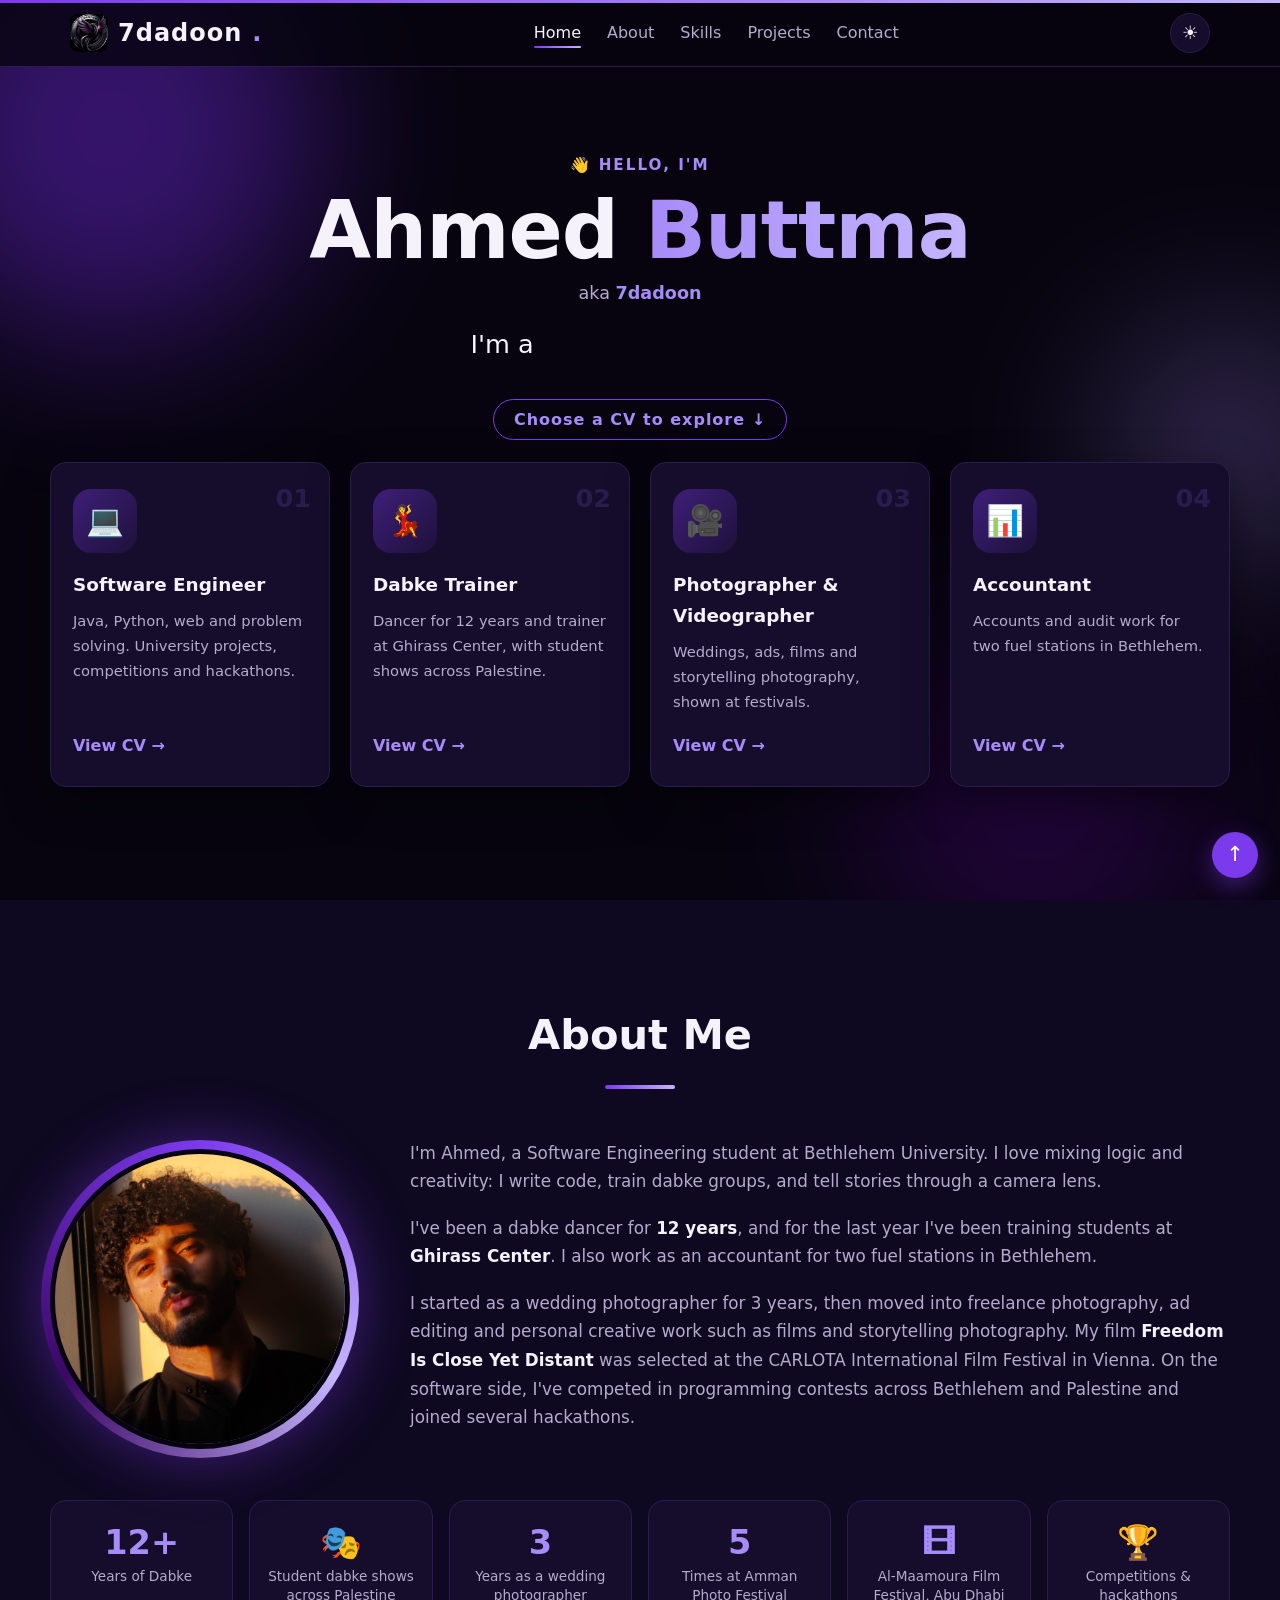
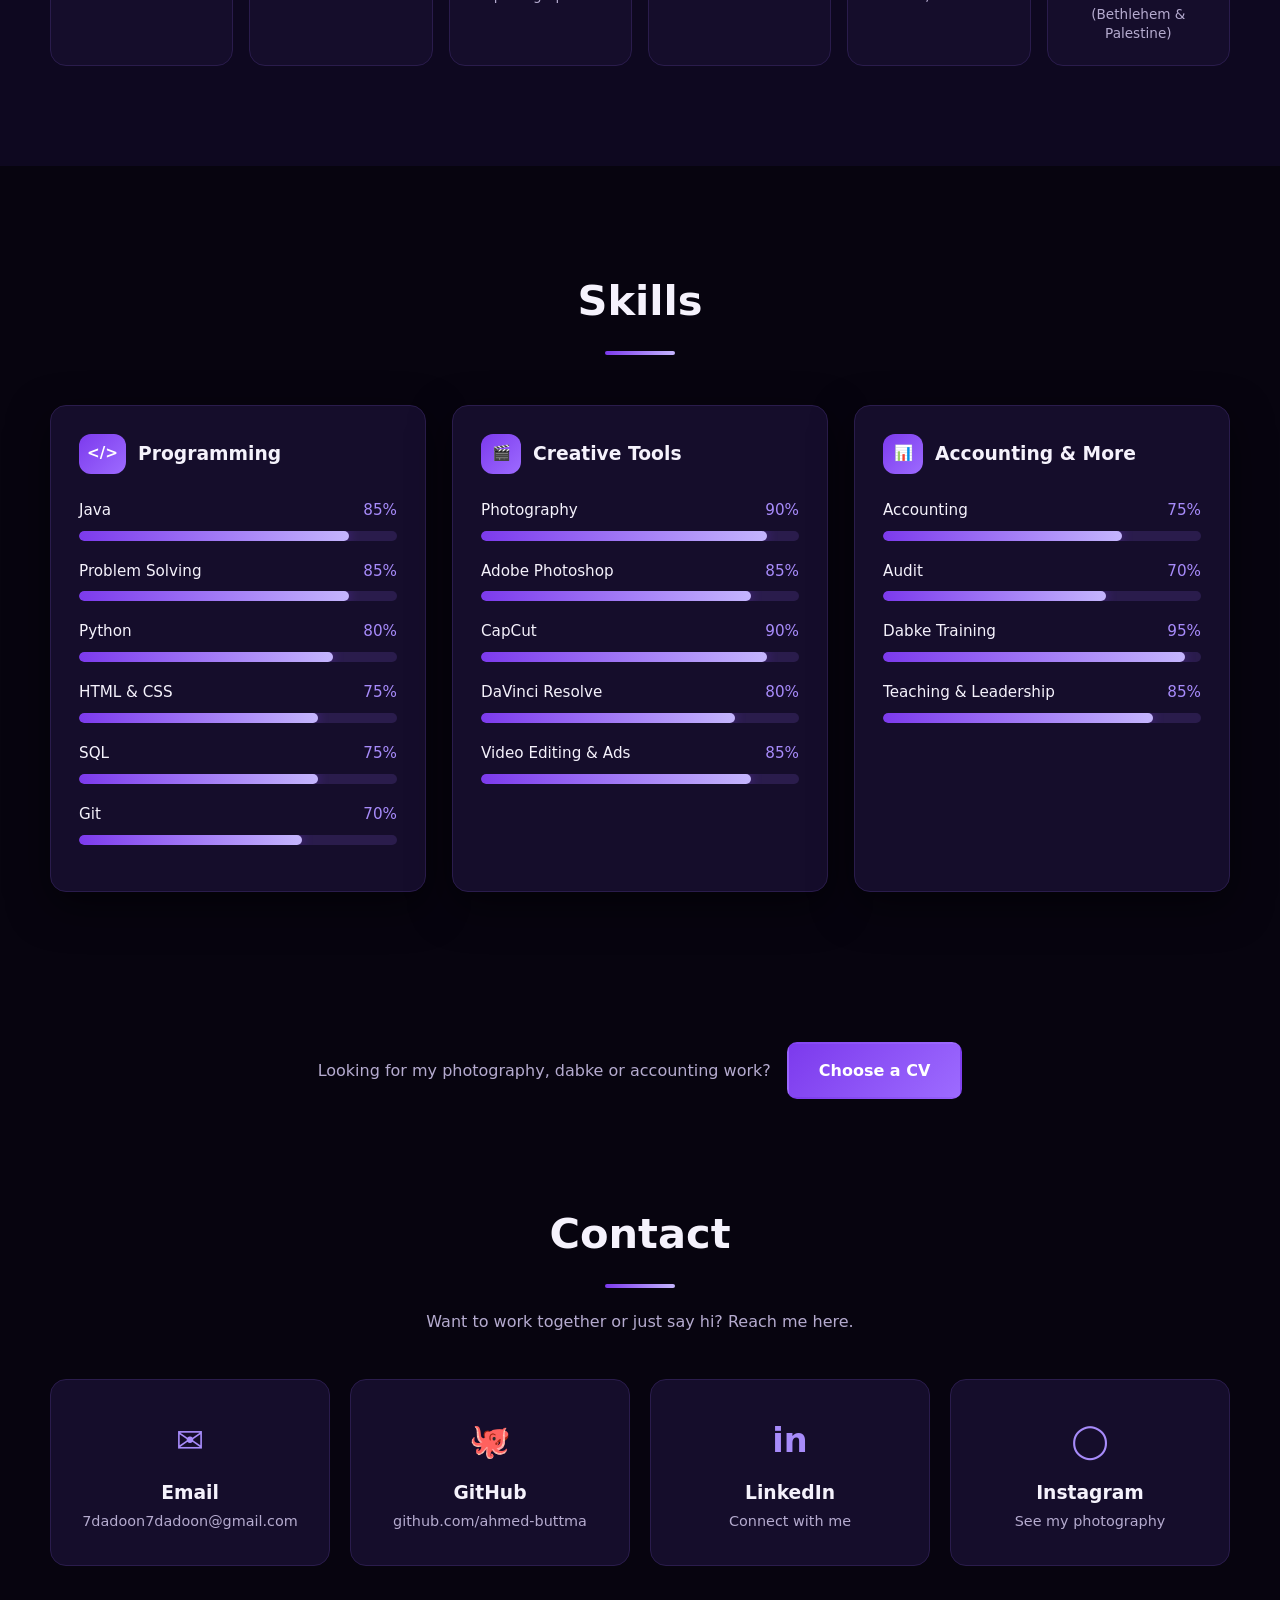
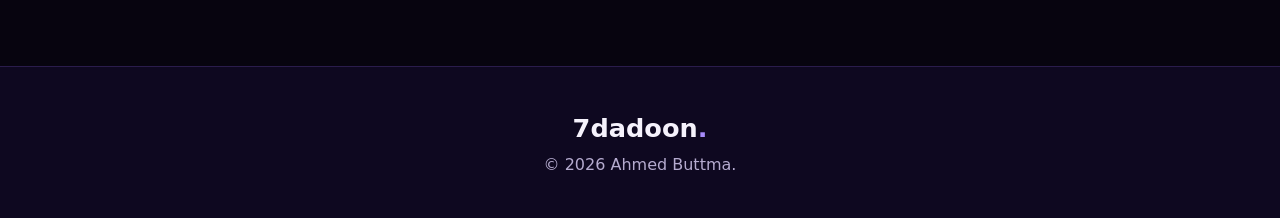
<file: index.html>
<!DOCTYPE html>
<html lang="en">
<head>
  <meta charset="UTF-8">
  <meta name="viewport" content="width=device-width, initial-scale=1.0">
  <meta name="description" content="Portfolio of Ahmed Buttma (7dadoon): software engineer, dabke trainer, photographer and accountant. Choose a CV to explore.">
  <title>Ahmed Buttma | Portfolio</title>
  <link rel="stylesheet" href="style.css">
</head>
<body id="top">

  <!-- Scroll progress bar (CSS only) -->
  <div class="progress-bar"></div>

  <!-- ===== Navigation Bar ===== -->
  <header class="site-header">
    <nav class="navbar" aria-label="Main navigation">
      <a href="#home" class="logo"><img src="images/logo.jpg" alt="" class="logo-img">7dadoon<span>.</span></a>

      <ul class="nav-links">
        <li><a href="#home" class="active">Home</a></li>
        <li><a href="#about">About</a></li>
        <li><a href="#skills">Skills</a></li>
        <li><a href="#projects">Projects</a></li>
        <li><a href="#contact">Contact</a></li>
      </ul>

      <div class="nav-actions">
        <!-- CSS-only theme switch: the checkbox state is read by style.css -->
        <input type="checkbox" id="theme" class="sr-only">
        <label for="theme" class="theme-btn" title="Switch dark / light mode"></label>
      </div>
    </nav>
  </header>

  <main>

    <!-- ===== Hero: choose your CV ===== -->
    <section id="home" class="hero">
      <div class="blob blob-1"></div>
      <div class="blob blob-2"></div>
      <div class="blob blob-3"></div>

      <div class="hero-center">
        <p class="hello">&#128075; Hello, I'm</p>
        <h1>Ahmed <span class="grad">Buttma</span></h1>
        <p class="nickname">aka <strong>7dadoon</strong></p>
        <p class="tagline">
          I'm a
          <span class="rotator">
            <span>Software Engineer</span>
            <span>Dabke Trainer</span>
            <span>Photographer</span>
            <span>Video Editor</span>
            <span>Accountant</span>
          </span>
        </p>

        <p class="choose-label">Choose a CV to explore <span>&darr;</span></p>

        <div class="cv-grid">
          <a class="cv-card" href="software.html" style="--i: 0">
            <span class="cv-num">01</span>
            <span class="cv-icon">&#128187;</span>
            <h3>Software Engineer</h3>
            <p>Java, Python, web and problem solving. University projects, competitions and hackathons.</p>
            <span class="cv-link">View CV <span>&rarr;</span></span>
          </a>
          <a class="cv-card" href="dabke.html" style="--i: 1">
            <span class="cv-num">02</span>
            <span class="cv-icon">&#128131;</span>
            <h3>Dabke Trainer</h3>
            <p>Dancer for 12 years and trainer at Ghirass Center, with student shows across Palestine.</p>
            <span class="cv-link">View CV <span>&rarr;</span></span>
          </a>
          <a class="cv-card" href="media.html" style="--i: 2">
            <span class="cv-num">03</span>
            <span class="cv-icon">&#127909;</span>
            <h3>Photographer &amp; Videographer</h3>
            <p>Weddings, ads, films and storytelling photography, shown at festivals.</p>
            <span class="cv-link">View CV <span>&rarr;</span></span>
          </a>
          <a class="cv-card" href="accounting.html" style="--i: 3">
            <span class="cv-num">04</span>
            <span class="cv-icon">&#128202;</span>
            <h3>Accountant</h3>
            <p>Accounts and audit work for two fuel stations in Bethlehem.</p>
            <span class="cv-link">View CV <span>&rarr;</span></span>
          </a>
        </div>
      </div>
    </section>

    <!-- ===== About Me ===== -->
    <section id="about" class="section alt">
      <div class="container">
        <h2 class="section-title reveal">About Me</h2>

        <div class="about-wrap">
          <div class="about-photo reveal from-left">
            <div class="ring"></div>
            <!-- Replace images/profile.jpg with your own photo (e.g. images/profile.jpg) -->
            <img src="images/profile.jpg" alt="Portrait of Ahmed Buttma">
          </div>

          <div class="about-text reveal from-right">
            <p>
              I'm Ahmed, a Software Engineering student at Bethlehem University. I love mixing
              logic and creativity: I write code, train dabke groups, and tell stories through
              a camera lens.
            </p>
            <p>
              I've been a dabke dancer for <strong>12 years</strong>, and for the last year
              I've been training students at <strong>Ghirass Center</strong>. I also work as an
              accountant for two fuel stations in Bethlehem.
            </p>
            <p>
              I started as a wedding photographer for 3 years, then moved into freelance
              photography, ad editing and personal creative work such as films and
              storytelling photography. My film <strong>Freedom Is Close Yet Distant</strong> was selected at the CARLOTA International Film Festival in Vienna. On the software side, I've competed in programming
              contests across Bethlehem and Palestine and joined several hackathons.
            </p>
          </div>
        </div>

        <div class="stats row">
            <div class="stat-card">
              <h3><span class="count" style="--num: 12">12</span>+</h3>
              <p>Years of Dabke</p>
            </div>
            <div class="stat-card">
              <h3>&#127917;</h3>
              <p>Student dabke shows across Palestine</p>
            </div>
            <div class="stat-card">
              <h3><span class="count" style="--num: 3">3</span></h3>
              <p>Years as a wedding photographer</p>
            </div>
            <div class="stat-card">
              <h3><span class="count" style="--num: 5">5</span></h3>
              <p>Times at Amman Photo Festival</p>
            </div>
            <div class="stat-card">
              <h3>&#127902;</h3>
              <p>Al-Maamoura Film Festival, Abu Dhabi</p>
            </div>
            <div class="stat-card">
              <h3>&#127942;</h3>
              <p>Competitions &amp; hackathons (Bethlehem &amp; Palestine)</p>
            </div>
        </div>
      </div>
    </section>

    <!-- ===== Skills ===== -->
    <section id="skills" class="section">
      <div class="container">
        <h2 class="section-title reveal">Skills</h2>

        <div class="skills-grid">
          <div class="skills-box reveal">
            <h3><span class="box-icon">&lt;/&gt;</span> Programming</h3>
            <div class="skill">
              <div class="skill-info"><span>Java</span><span>85%</span></div>
              <div class="bar"><div class="fill" style="--w: 85%;"></div></div>
            </div>
            <div class="skill">
              <div class="skill-info"><span>Problem Solving</span><span>85%</span></div>
              <div class="bar"><div class="fill" style="--w: 85%;"></div></div>
            </div>
            <div class="skill">
              <div class="skill-info"><span>Python</span><span>80%</span></div>
              <div class="bar"><div class="fill" style="--w: 80%;"></div></div>
            </div>
            <div class="skill">
              <div class="skill-info"><span>HTML &amp; CSS</span><span>75%</span></div>
              <div class="bar"><div class="fill" style="--w: 75%;"></div></div>
            </div>
            <div class="skill">
              <div class="skill-info"><span>SQL</span><span>75%</span></div>
              <div class="bar"><div class="fill" style="--w: 75%;"></div></div>
            </div>
            <div class="skill">
              <div class="skill-info"><span>Git</span><span>70%</span></div>
              <div class="bar"><div class="fill" style="--w: 70%;"></div></div>
            </div>
          </div>
          <div class="skills-box reveal">
            <h3><span class="box-icon">&#127916;</span> Creative Tools</h3>
            <div class="skill">
              <div class="skill-info"><span>Photography</span><span>90%</span></div>
              <div class="bar"><div class="fill" style="--w: 90%;"></div></div>
            </div>
            <div class="skill">
              <div class="skill-info"><span>Adobe Photoshop</span><span>85%</span></div>
              <div class="bar"><div class="fill" style="--w: 85%;"></div></div>
            </div>
            <div class="skill">
              <div class="skill-info"><span>CapCut</span><span>90%</span></div>
              <div class="bar"><div class="fill" style="--w: 90%;"></div></div>
            </div>
            <div class="skill">
              <div class="skill-info"><span>DaVinci Resolve</span><span>80%</span></div>
              <div class="bar"><div class="fill" style="--w: 80%;"></div></div>
            </div>
            <div class="skill">
              <div class="skill-info"><span>Video Editing &amp; Ads</span><span>85%</span></div>
              <div class="bar"><div class="fill" style="--w: 85%;"></div></div>
            </div>
          </div>
          <div class="skills-box reveal">
            <h3><span class="box-icon">&#128202;</span> Accounting &amp; More</h3>
            <div class="skill">
              <div class="skill-info"><span>Accounting</span><span>75%</span></div>
              <div class="bar"><div class="fill" style="--w: 75%;"></div></div>
            </div>
            <div class="skill">
              <div class="skill-info"><span>Audit</span><span>70%</span></div>
              <div class="bar"><div class="fill" style="--w: 70%;"></div></div>
            </div>
            <div class="skill">
              <div class="skill-info"><span>Dabke Training</span><span>95%</span></div>
              <div class="bar"><div class="fill" style="--w: 95%;"></div></div>
            </div>
            <div class="skill">
              <div class="skill-info"><span>Teaching &amp; Leadership</span><span>85%</span></div>
              <div class="bar"><div class="fill" style="--w: 85%;"></div></div>
            </div>
          </div>
        </div>
      </div>
    </section>

  

        <p class="cta-row reveal">
          Looking for my photography, dabke or accounting work?
          <a class="btn btn-primary" href="#home">Choose a CV</a>
        </p>
      </div>
    </section>

    <!-- ===== Contact ===== -->
    <section id="contact" class="section">
      <div class="container">
        <h2 class="section-title reveal">Contact</h2>
        <p class="section-sub reveal">Want to work together or just say hi? Reach me here.</p>

        <div class="contact-cards">
          <!-- TODO: replace the href values below with your real links -->
          <a class="contact-card reveal" href="mailto:7dadoon7dadoon@gmail.com">
            <span class="icon">&#9993;</span>
            <h3>Email</h3>
            <p>7dadoon7dadoon@gmail.com</p>
          </a>
          <a class="contact-card reveal" href="https://github.com/ahmed-buttma" target="_blank" rel="noopener">
            <span class="icon">&#128025;</span>
            <h3>GitHub</h3>
            <p>github.com/ahmed-buttma</p>
          </a>
          <a class="contact-card reveal" href="https://www.linkedin.com/in/ahmed-buttma-732717351/?isSelfProfile=true" target="_blank" rel="noopener">
            <span class="icon">in</span>
            <h3>LinkedIn</h3>
            <p>Connect with me</p>
          </a>
          <a class="contact-card reveal" href="https://www.instagram.com/7dadoon_/" target="_blank" rel="noopener">
            <span class="icon">&#9711;</span>
            <h3>Instagram</h3>
            <p>See my photography</p>
          </a>
        </div>
      </div>
    </section>

  </main>

  <!-- ===== Footer ===== -->
  <footer class="site-footer">
    <p class="footer-logo">7dadoon<span>.</span></p>
    <p>&copy; 2026 Ahmed Buttma. </p>
  </footer>

  <!-- Back to top -->
  <a href="#top" class="to-top" aria-label="Back to top">&uarr;</a>

</body>
</html>
</file>
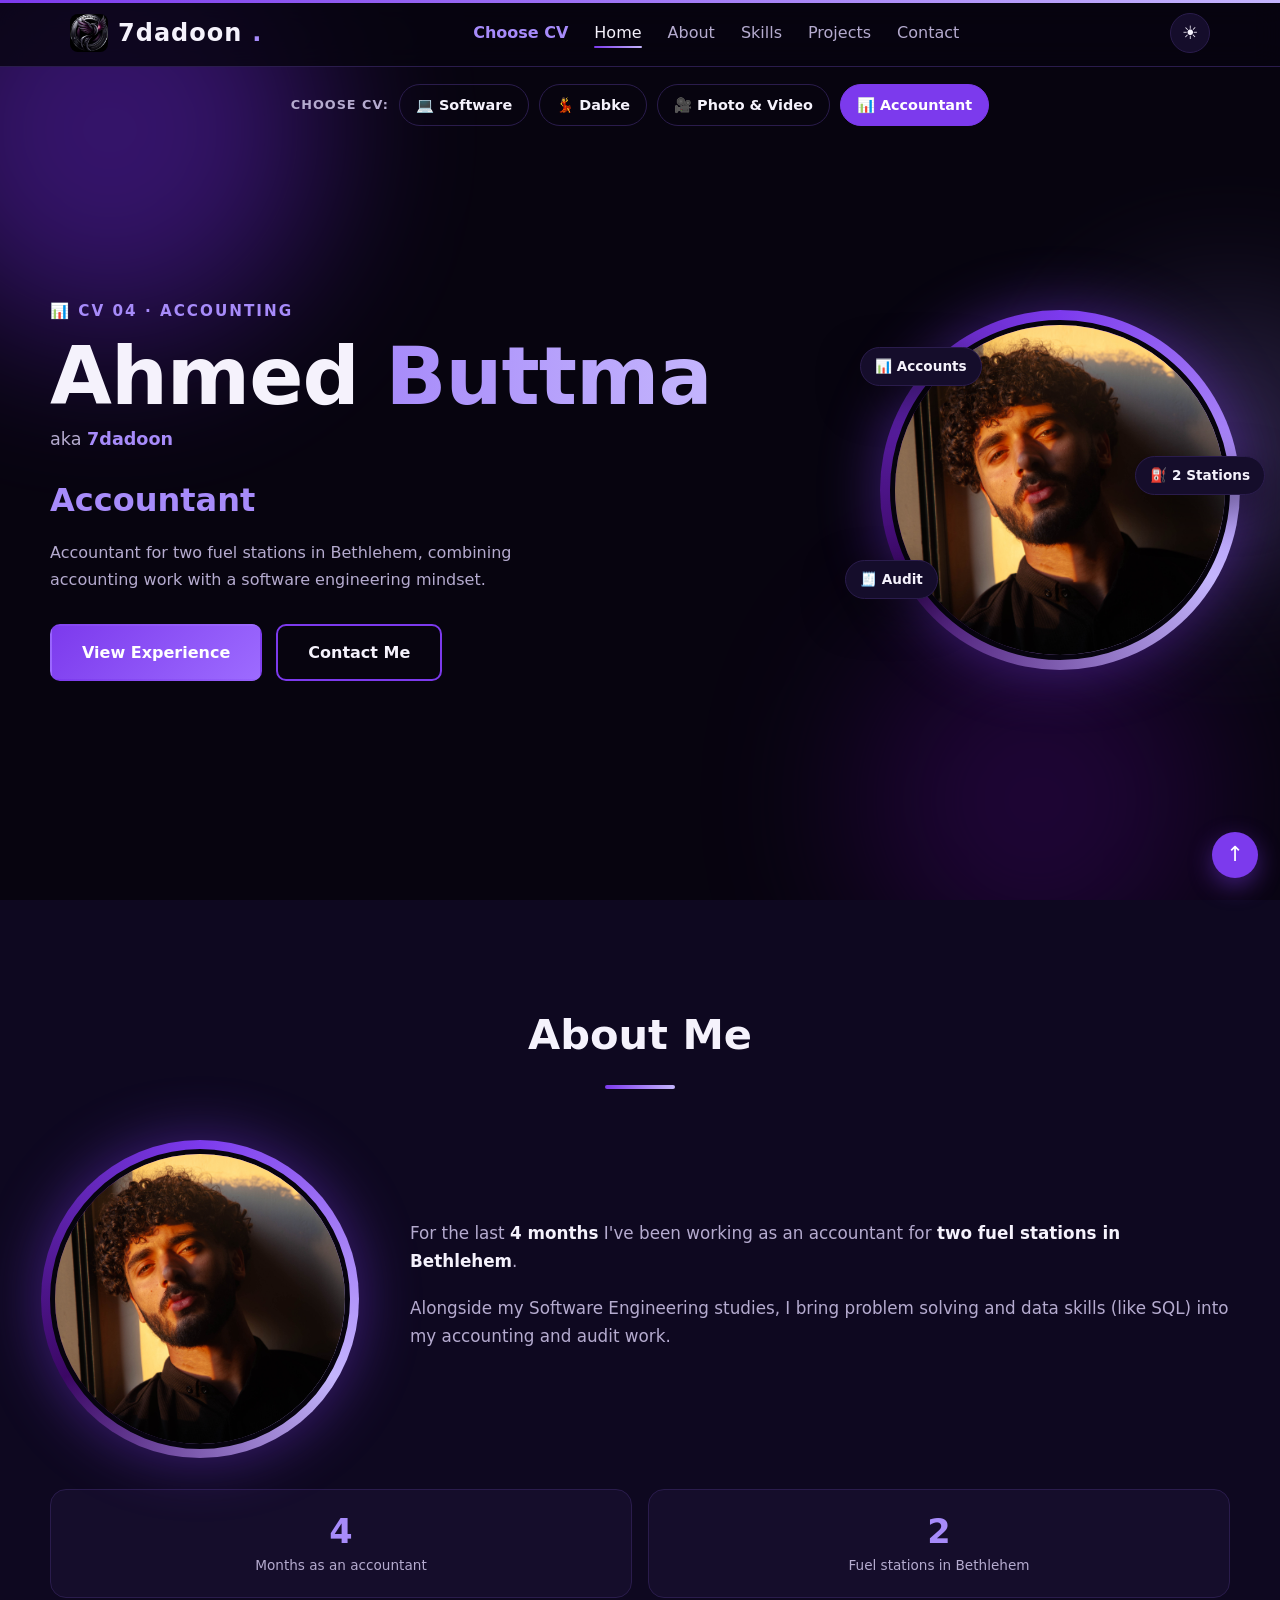
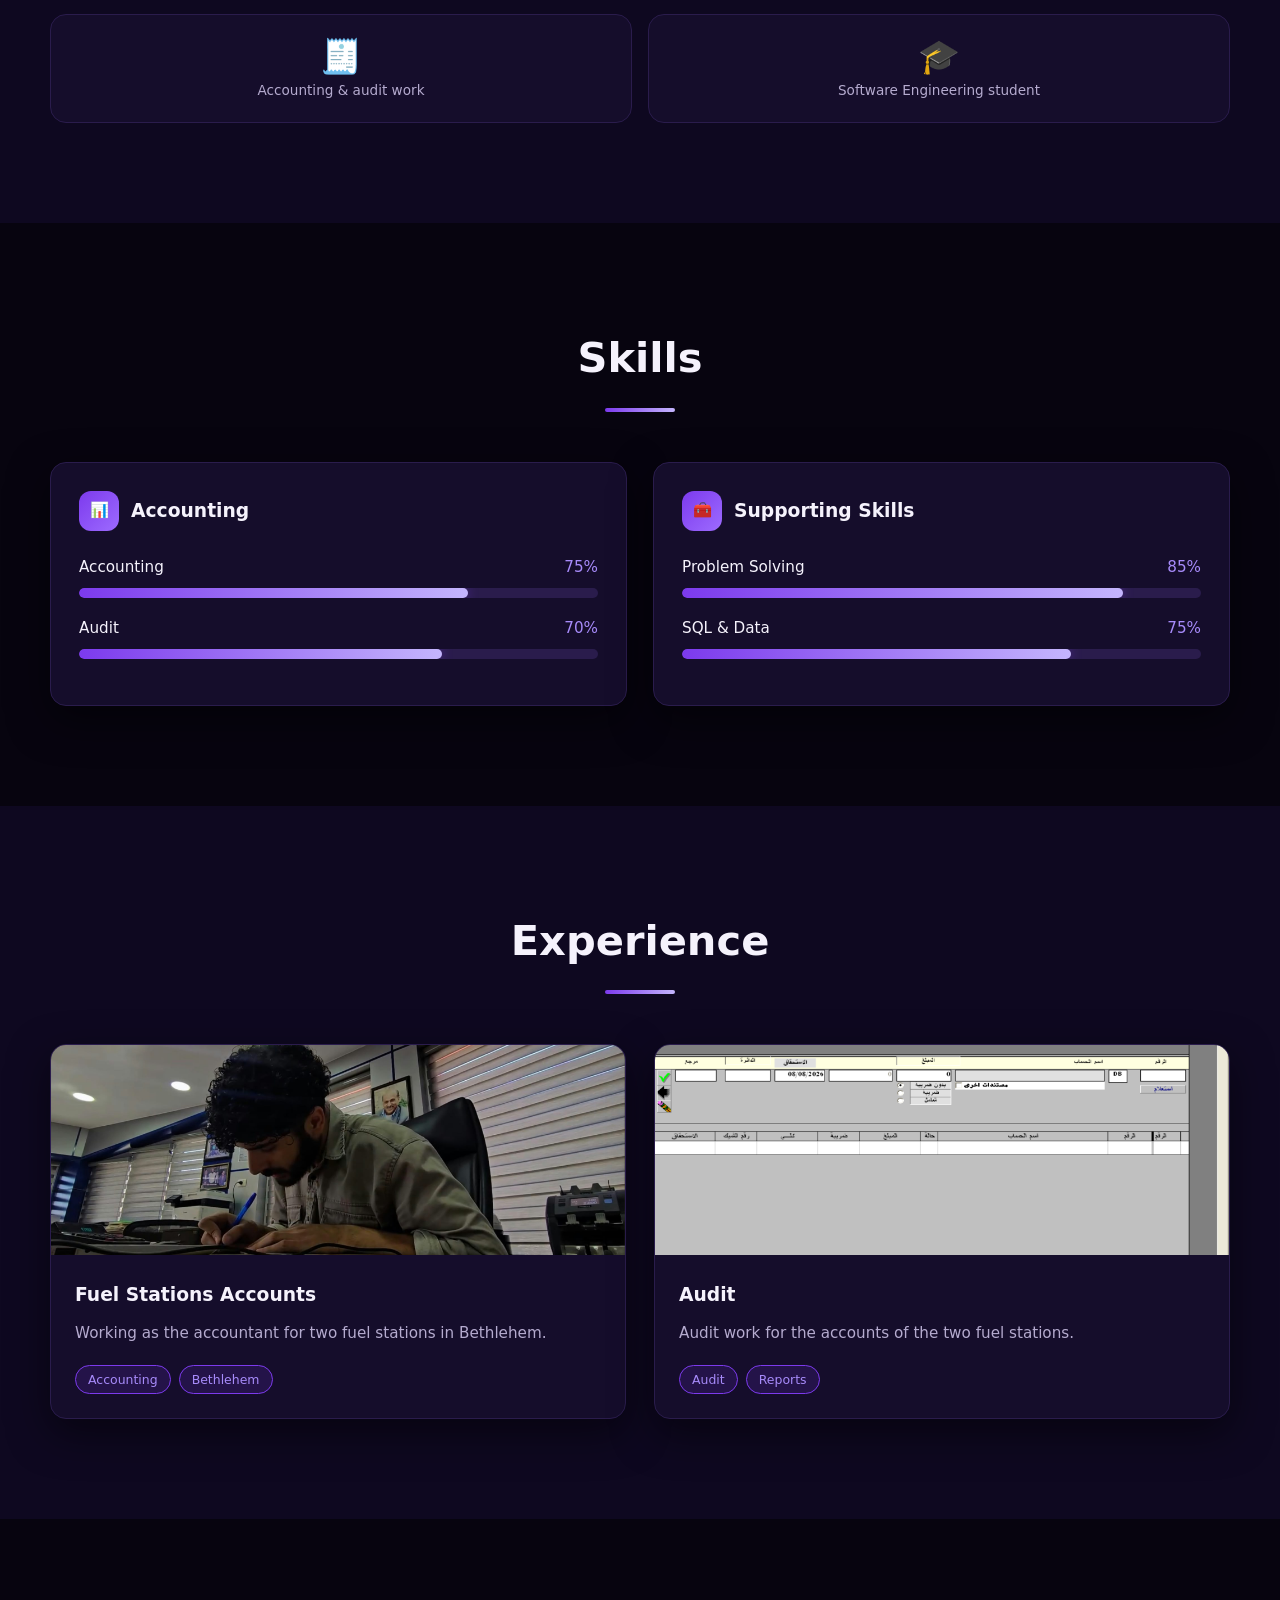
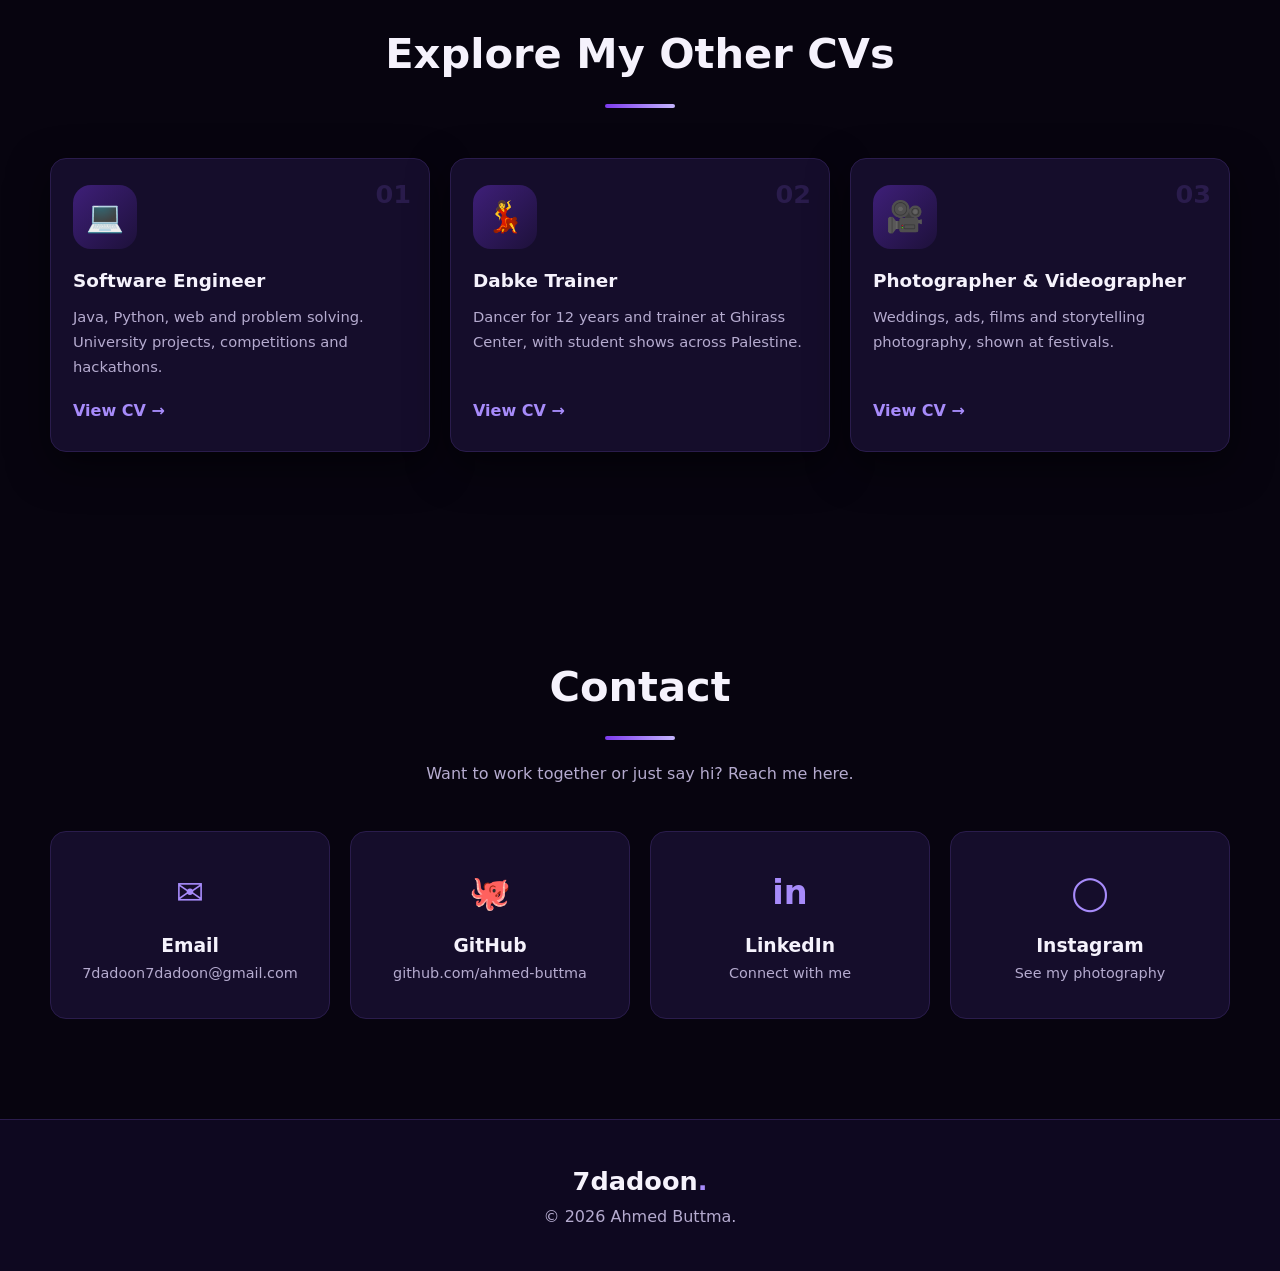
<file: accounting.html>
<!DOCTYPE html>
<html lang="en">
<head>
  <meta charset="UTF-8">
  <meta name="viewport" content="width=device-width, initial-scale=1.0">
  <meta name="description" content="Accountant for two fuel stations in Bethlehem, combining accounting work with a software engineering mindset.">
  <title>Accountant | Ahmed Buttma</title>
  <link rel="stylesheet" href="style.css">
</head>
<body id="top">

  <!-- Scroll progress bar (CSS only) -->
  <div class="progress-bar"></div>

  <!-- ===== Navigation Bar ===== -->
  <header class="site-header">
    <nav class="navbar" aria-label="Main navigation">
      <a href="index.html#home" class="logo"><img src="images/logo.jpg" alt="" class="logo-img">7dadoon<span>.</span></a>

      <ul class="nav-links">
        <li><a href="index.html#home" class="back">Choose CV</a></li>
        <li><a href="#home" class="active">Home</a></li>
        <li><a href="#about">About</a></li>
        <li><a href="#skills">Skills</a></li>
        <li><a href="#projects">Projects</a></li>
        <li><a href="#contact">Contact</a></li>
      </ul>

      <div class="nav-actions">
        <!-- CSS-only theme switch: the checkbox state is read by style.css -->
        <input type="checkbox" id="theme" class="sr-only">
        <label for="theme" class="theme-btn" title="Switch dark / light mode"></label>
      </div>
    </nav>
  </header>

  <main>

    <!-- ===== Hero ===== -->
    <section id="home" class="hero has-strip">
      <div class="cv-strip"><span>Choose CV:</span><a href="software.html">💻 Software</a><a href="dabke.html">💃 Dabke</a><a href="media.html">🎥 Photo &amp; Video</a><a href="accounting.html" class="on">📊 Accountant</a></div>
            <div class="blob blob-1"></div>
      <div class="blob blob-2"></div>
      <div class="blob blob-3"></div>

      <div class="hero-inner">
        <div class="hero-text">
          <p class="hello">&#128202; CV 04 &middot; Accounting</p>
          <h1>Ahmed <span class="grad">Buttma</span></h1>
          <p class="nickname">aka <strong>7dadoon</strong></p>
          <h2 class="role-title">Accountant</h2>
          <p class="hero-desc">Accountant for two fuel stations in Bethlehem, combining accounting work with a software engineering mindset.</p>
          <div class="hero-buttons">
            <a href="#projects" class="btn btn-primary">View Experience</a>
            <a href="#contact" class="btn btn-outline">Contact Me</a>
          </div>
        </div>

        <div class="hero-image">
          <div class="ring"></div>
          <!-- Replace images/profile.jpg with your own photo -->
          <img src="images/profile.jpg" alt="Portrait of Ahmed Buttma">
          <span class="float-badge fb-1">&#128202; Accounts</span>
          <span class="float-badge fb-2">&#129534; Audit</span>
          <span class="float-badge fb-3">&#9981; 2 Stations</span>
        </div>
      </div>
    </section>

    <!-- ===== About Me ===== -->
    <section id="about" class="section alt">
      <div class="container">
        <h2 class="section-title reveal">About Me</h2>

        <div class="about-wrap has-photo">
        <div class="about-top">
          <div class="about-photo reveal from-left">
            <div class="ring"></div>
            <img src="images/profile.jpg" alt="Portrait of Ahmed Buttma">
          </div>
          <div class="about-text reveal from-right">
            <p>For the last <strong>4 months</strong> I've been working as an accountant for <strong>two fuel stations in Bethlehem</strong>.</p>
            <p>Alongside my Software Engineering studies, I bring problem solving and data skills (like SQL) into my accounting and audit work.</p>
          </div>
        </div>

          <div class="stats reveal from-right">
            <div class="stat-card">
              <h3><span class="count" style="--num: 4">4</span></h3>
              <p>Months as an accountant</p>
            </div>
            <div class="stat-card">
              <h3><span class="count" style="--num: 2">2</span></h3>
              <p>Fuel stations in Bethlehem</p>
            </div>
            <div class="stat-card">
              <h3>&#129534;</h3>
              <p>Accounting &amp; audit work</p>
            </div>
            <div class="stat-card">
              <h3>&#127891;</h3>
              <p>Software Engineering student</p>
            </div>
          </div>
        </div>
      </div>
    </section>

    <!-- ===== Skills ===== -->
    <section id="skills" class="section">
      <div class="container">
        <h2 class="section-title reveal">Skills</h2>

        <div class="skills-grid">
          <div class="skills-box reveal">
            <h3><span class="box-icon">&#128202;</span> Accounting</h3>
            <div class="skill">
              <div class="skill-info"><span>Accounting</span><span>75%</span></div>
              <div class="bar"><div class="fill" style="--w: 75%;"></div></div>
            </div>
            <div class="skill">
              <div class="skill-info"><span>Audit</span><span>70%</span></div>
              <div class="bar"><div class="fill" style="--w: 70%;"></div></div>
            </div>
          </div>
          <div class="skills-box reveal">
            <h3><span class="box-icon">&#129520;</span> Supporting Skills</h3>
            <div class="skill">
              <div class="skill-info"><span>Problem Solving</span><span>85%</span></div>
              <div class="bar"><div class="fill" style="--w: 85%;"></div></div>
            </div>
            <div class="skill">
              <div class="skill-info"><span>SQL &amp; Data</span><span>75%</span></div>
              <div class="bar"><div class="fill" style="--w: 75%;"></div></div>
            </div>
          </div>
        </div>
      </div>
    </section>

    <!-- ===== Experience ===== -->
    <section id="projects" class="section alt">
      <div class="container">
        <h2 class="section-title reveal">Experience</h2>

        <div class="projects-grid two">
          <article class="project-card reveal">
            <div class="project-img"><img src="images/aa.jpeg" alt="Fuel stations accounts"></div>
            <div class="project-body">
              <h3>Fuel Stations Accounts</h3>
              <p>Working as the accountant for two fuel stations in Bethlehem.</p>
              <div class="tags"><span>Accounting</span><span>Bethlehem</span></div>
            </div>
          </article>
          <article class="project-card reveal">
            <div class="project-img"><img src="images/audit.png" alt="Audit work"></div>
            <div class="project-body">
              <h3>Audit</h3>
              <p>Audit work for the accounts of the two fuel stations.</p>
              <div class="tags"><span>Audit</span><span>Reports</span></div>
            </div>
          </article>
        </div>
      </div>
    </section>

    <!-- ===== Other CVs ===== -->
    <section class="section" id="other-cvs">
      <div class="container">
        <h2 class="section-title reveal">Explore My Other CVs</h2>
        <div class="cv-grid mini">
          <a class="cv-card" href="software.html" style="--i: 0">
            <span class="cv-num">01</span>
            <span class="cv-icon">&#128187;</span>
            <h3>Software Engineer</h3>
            <p>Java, Python, web and problem solving. University projects, competitions and hackathons.</p>
            <span class="cv-link">View CV <span>&rarr;</span></span>
          </a>
          <a class="cv-card" href="dabke.html" style="--i: 1">
            <span class="cv-num">02</span>
            <span class="cv-icon">&#128131;</span>
            <h3>Dabke Trainer</h3>
            <p>Dancer for 12 years and trainer at Ghirass Center, with student shows across Palestine.</p>
            <span class="cv-link">View CV <span>&rarr;</span></span>
          </a>
          <a class="cv-card" href="media.html" style="--i: 2">
            <span class="cv-num">03</span>
            <span class="cv-icon">&#127909;</span>
            <h3>Photographer &amp; Videographer</h3>
            <p>Weddings, ads, films and storytelling photography, shown at festivals.</p>
            <span class="cv-link">View CV <span>&rarr;</span></span>
          </a>
        </div>
      </div>
    </section>

    <!-- ===== Contact ===== -->
    <section id="contact" class="section">
      <div class="container">
        <h2 class="section-title reveal">Contact</h2>
        <p class="section-sub reveal">Want to work together or just say hi? Reach me here.</p>

        <div class="contact-cards">
         
          <a class="contact-card reveal" href="mailto:7dadoon7dadoon@gmail.com">
            <span class="icon">&#9993;</span>
            <h3>Email</h3>
            <p>7dadoon7dadoon@gmail.com</p>
          </a>
          <a class="contact-card reveal" href="https://github.com/ahmed-buttma" target="_blank" rel="noopener">
            <span class="icon">&#128025;</span>
            <h3>GitHub</h3>
            <p>github.com/ahmed-buttma</p>
          </a>
          <a class="contact-card reveal" href="https://www.linkedin.com/in/ahmed-buttma-732717351/?isSelfProfile=true" target="_blank" rel="noopener">
            <span class="icon">in</span>
            <h3>LinkedIn</h3>
            <p>Connect with me</p>
          </a>
          <a class="contact-card reveal" href="https://www.instagram.com/7dadoon_/" target="_blank" rel="noopener">
            <span class="icon">&#9711;</span>
            <h3>Instagram</h3>
            <p>See my photography</p>
          </a>
        </div>
      </div>
    </section>

  </main>

  <!-- ===== Footer ===== -->
  <footer class="site-footer">
    <p class="footer-logo">7dadoon<span>.</span></p>
    <p>&copy; 2026 Ahmed Buttma. </p>
  </footer>

  <!-- Back to top -->
  <a href="#top" class="to-top" aria-label="Back to top">&uarr;</a>

</body>
</html>
</file>
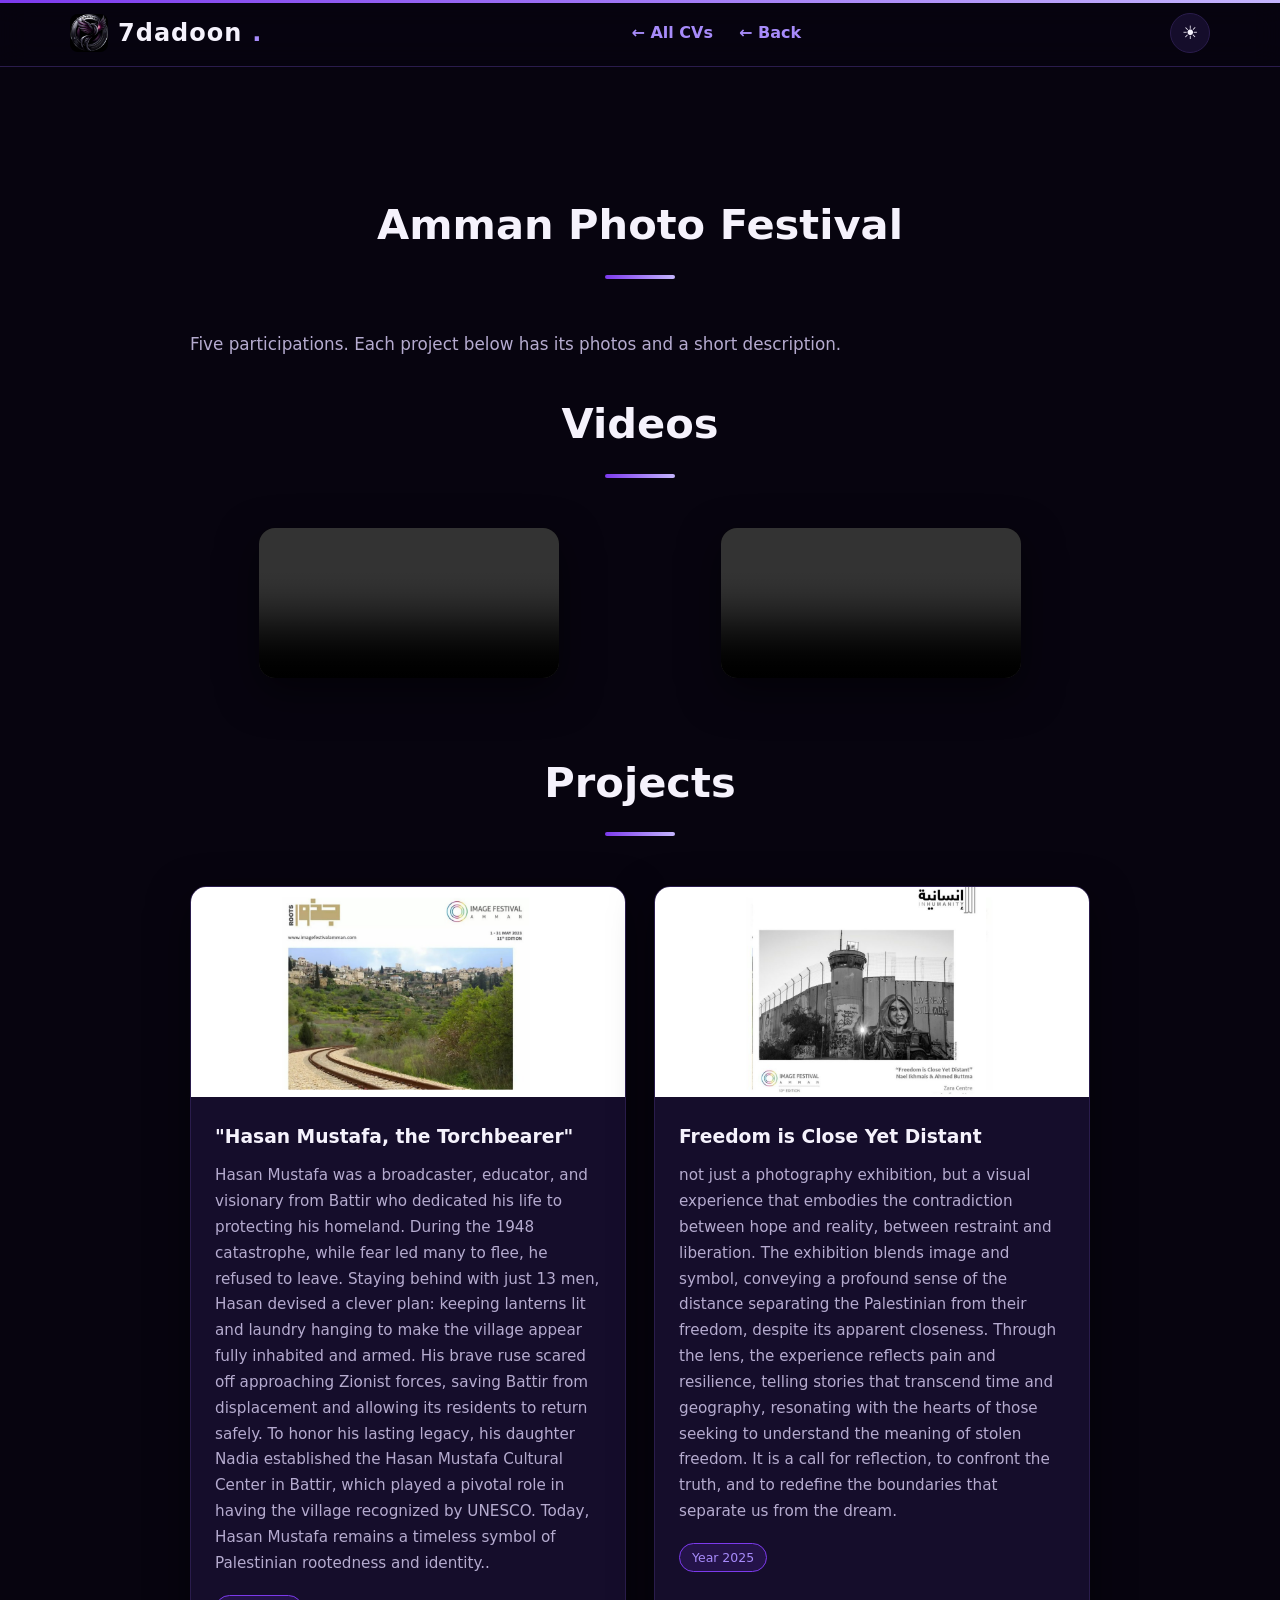
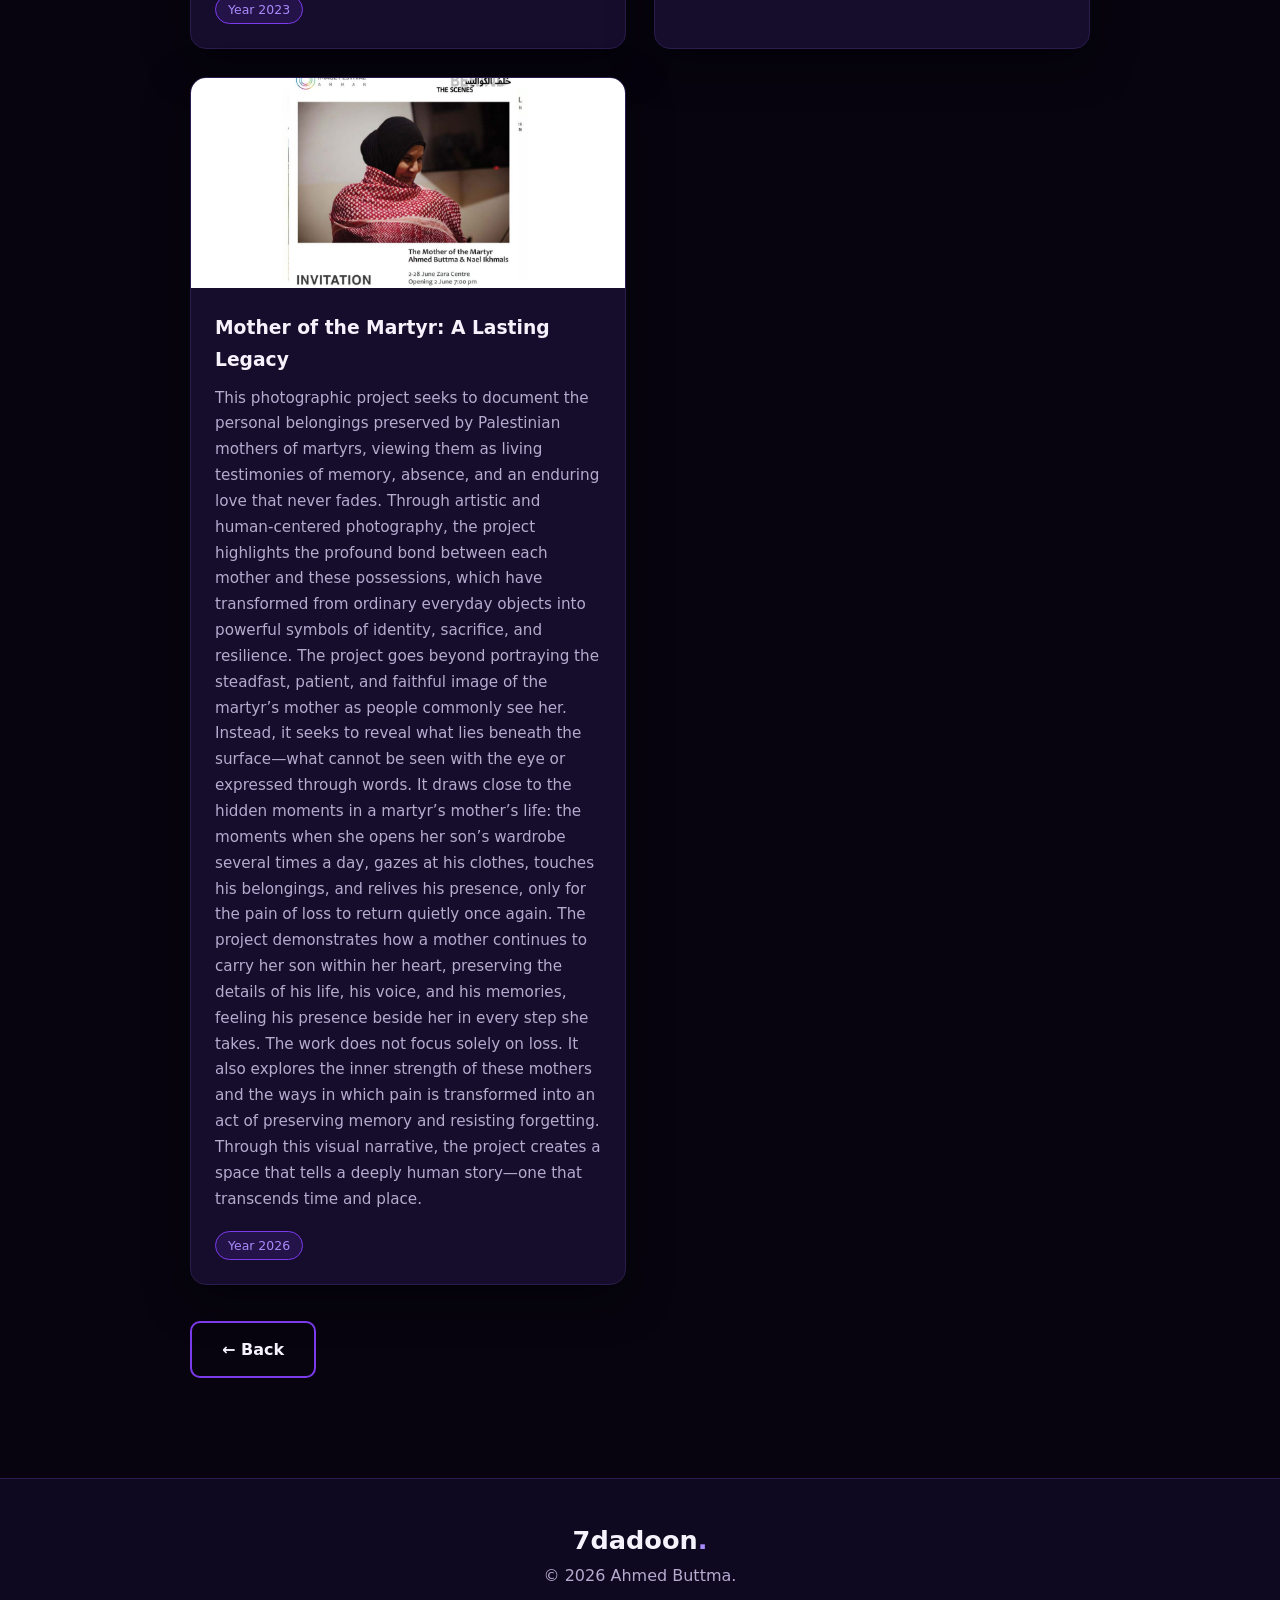
<file: amman-festival.html>
<!DOCTYPE html>
<html lang="en"><head><meta charset="UTF-8"><meta name="viewport" content="width=device-width, initial-scale=1.0">
<title>Amman Photo Festival | Ahmed Buttma</title><link rel="stylesheet" href="style.css"></head>
<body id="top"><div class="progress-bar"></div>
<header class="site-header">
    <nav class="navbar" aria-label="Main navigation">
      <a href="index.html#home" class="logo"><img src="images/logo.jpg" alt="" class="logo-img">7dadoon<span>.</span></a>

      <ul class="nav-links"><li><a href="index.html#home" class="back">&larr; All CVs</a></li><li><a href="media.html#projects" class="back">&larr; Back</a></li></ul>

      <div class="nav-actions">
        <!-- CSS-only theme switch: the checkbox state is read by style.css -->
        <input type="checkbox" id="theme" class="sr-only">
        <label for="theme" class="theme-btn" title="Switch dark / light mode"></label>
      </div>
    </nav>
  </header>
<main><section class="section"><div class="container sub-page">
<h1 class="section-title">Amman Photo Festival</h1><p class="lead">Five participations. Each project below has its photos and a short description.</p>

<h2 class="section-title">Videos</h2>
<div class="video-grid">
    <video class="project-video" controls preload="metadata" playsinline>
       <source src="videos/f1.mp4" type="video/mp4">
     </video>
   <video class="project-video" controls preload="metadata" playsinline>
       <source src="videos/f2.mp4" type="video/mp4">
     </video>

</div>
<h2 class="section-title">Projects</h2><div class="projects-grid"><article class="project-card fest-item"><div class="project-img"><img src="images/f1.jpg" alt=""></div><div class="project-body"><h3>"Hasan Mustafa, the Torchbearer"</h3><p>Hasan Mustafa was a broadcaster, educator, and visionary from Battir who dedicated his life to protecting his homeland. During the 1948 catastrophe, while fear led many to flee, he refused to leave. Staying behind with just 13 men, Hasan devised a clever plan: keeping lanterns lit and laundry hanging to make the village appear fully inhabited and armed. His brave ruse scared off approaching Zionist forces, saving Battir from displacement and allowing its residents to return safely.

To honor his lasting legacy, his daughter Nadia established the Hasan Mustafa Cultural Center in Battir, which played a pivotal role in having the village recognized by UNESCO. Today, Hasan Mustafa remains a timeless symbol of Palestinian rootedness and identity..</p><div class="tags"><span>Year 2023</span></div></div></article>
<article class="project-card fest-item"><div class="project-img"><img src="images/f2.jpg" alt=""></div><div class="project-body">
  <h3>Freedom is Close Yet Distant</h3><p>not just a photography exhibition, but a visual experience that embodies the contradiction between hope and reality, between restraint and liberation. The exhibition blends image and symbol, conveying a profound sense of the distance separating the Palestinian from their freedom, despite its apparent closeness.

Through the lens, the experience reflects pain and resilience, telling stories that transcend time and geography, resonating with the hearts of those seeking to understand the meaning of stolen freedom. It is a call for reflection, to confront the truth, and to redefine the boundaries

that separate us from the dream.</p><div class="tags"><span>Year 2025</span></div></div></article><article class="project-card fest-item"><div class="project-img"><img src="images/f3.jpg" alt=""></div><div class="project-body"><h3>Mother of the Martyr: A Lasting Legacy</h3><p>This photographic project seeks to document the personal belongings preserved by Palestinian mothers of martyrs, viewing them as living testimonies of memory, absence, and an enduring love that never fades.
Through artistic and human-centered photography, the project highlights the profound bond between each mother and these possessions, which have transformed from ordinary everyday objects into powerful symbols of identity, sacrifice, and resilience.
The project goes beyond portraying the steadfast, patient, and faithful image of the martyr’s mother as people commonly see her. Instead, it seeks to reveal what lies beneath the surface—what cannot be seen with the eye or expressed through words. It draws close to the hidden moments in a martyr’s mother’s life: the moments when she opens her son’s wardrobe several times a day, gazes at his clothes, touches his belongings, and relives his presence, only for the pain of loss to return quietly once again.
The project demonstrates how a mother continues to carry her son within her heart, preserving the details of his life, his voice, and his memories, feeling his presence beside her in every step she takes.
The work does not focus solely on loss. It also explores the inner strength of these mothers and the ways in which pain is transformed into an act of preserving memory and resisting forgetting. Through this visual narrative, the project creates a space that tells a deeply human story—one that transcends time and place.</p><div class="tags"><span>Year 2026</span></div></div></article></div>
<p><a class="btn btn-outline" href="media.html#projects">&larr; Back</a></p>
</div></section></main>
<footer class="site-footer">
    <p class="footer-logo">7dadoon<span>.</span></p>
    <p>&copy; 2026 Ahmed Buttma. </p>
  </footer>
</body></html>
</file>
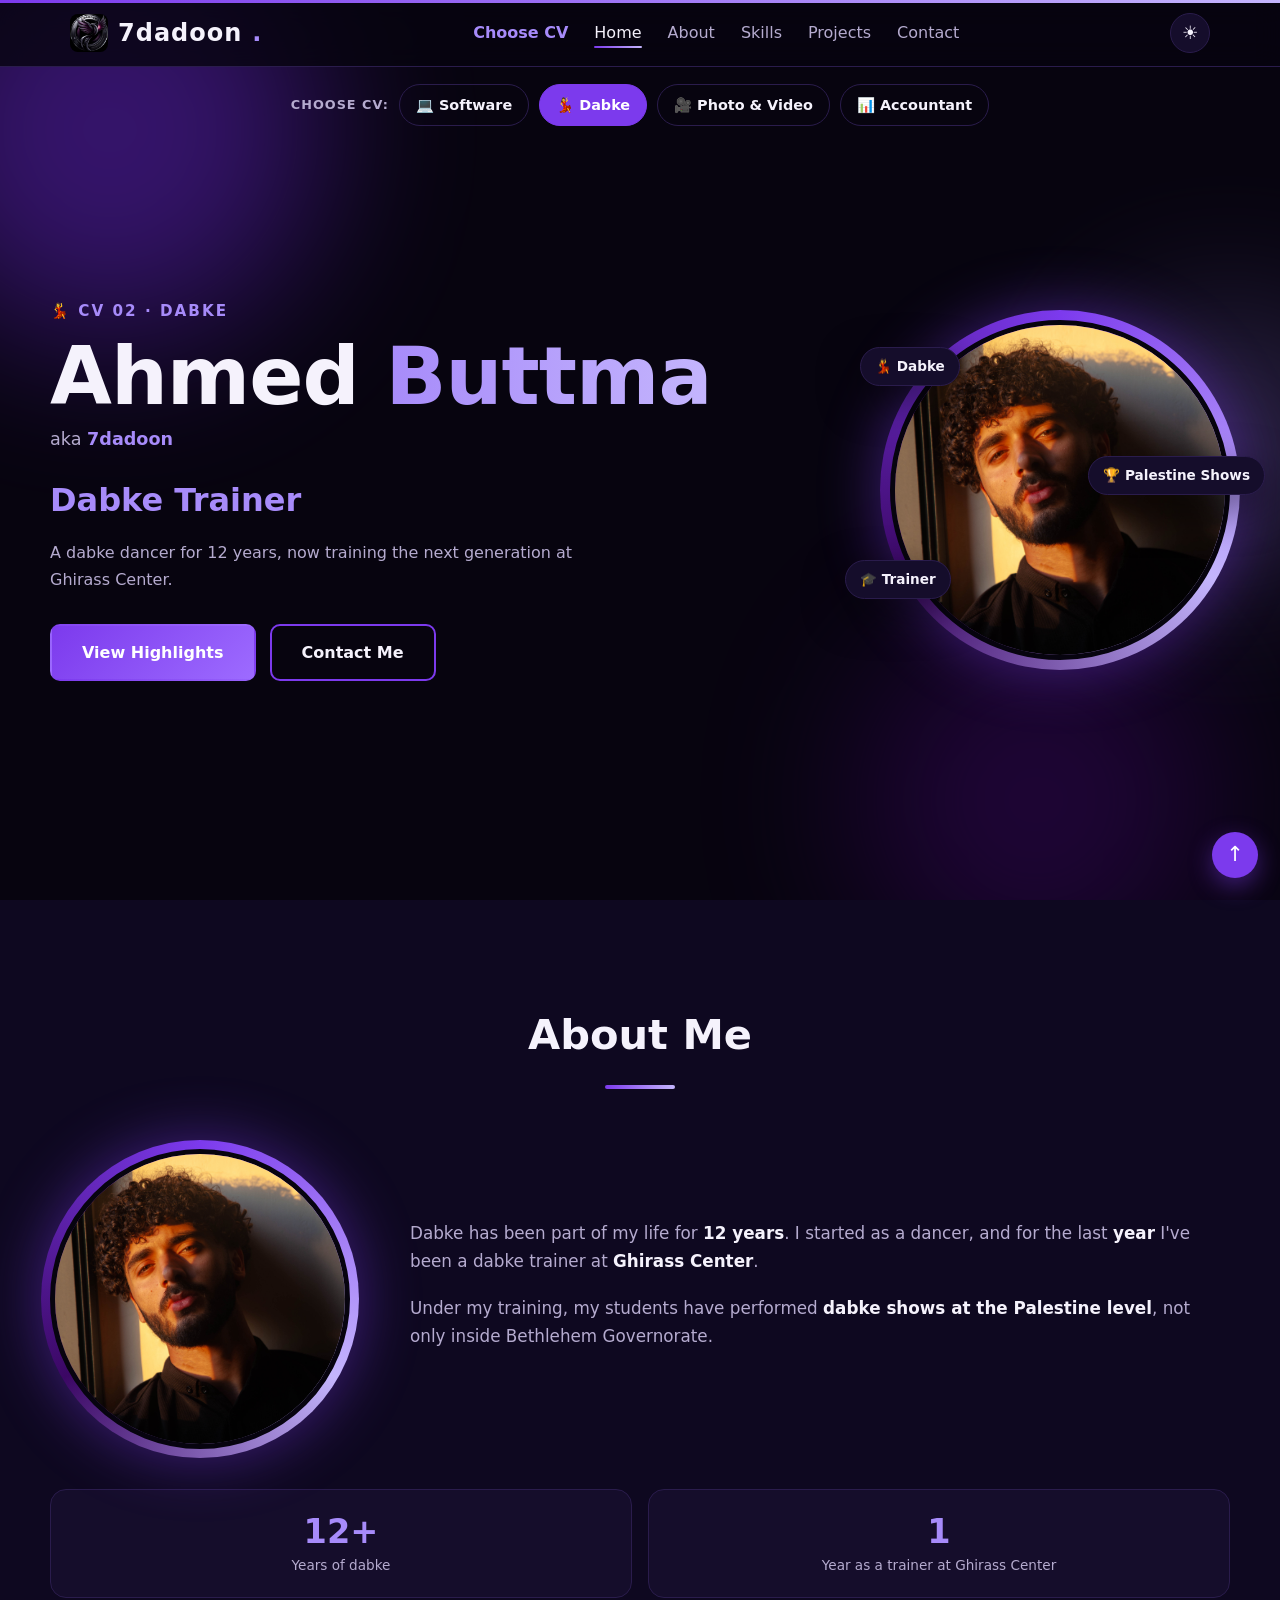
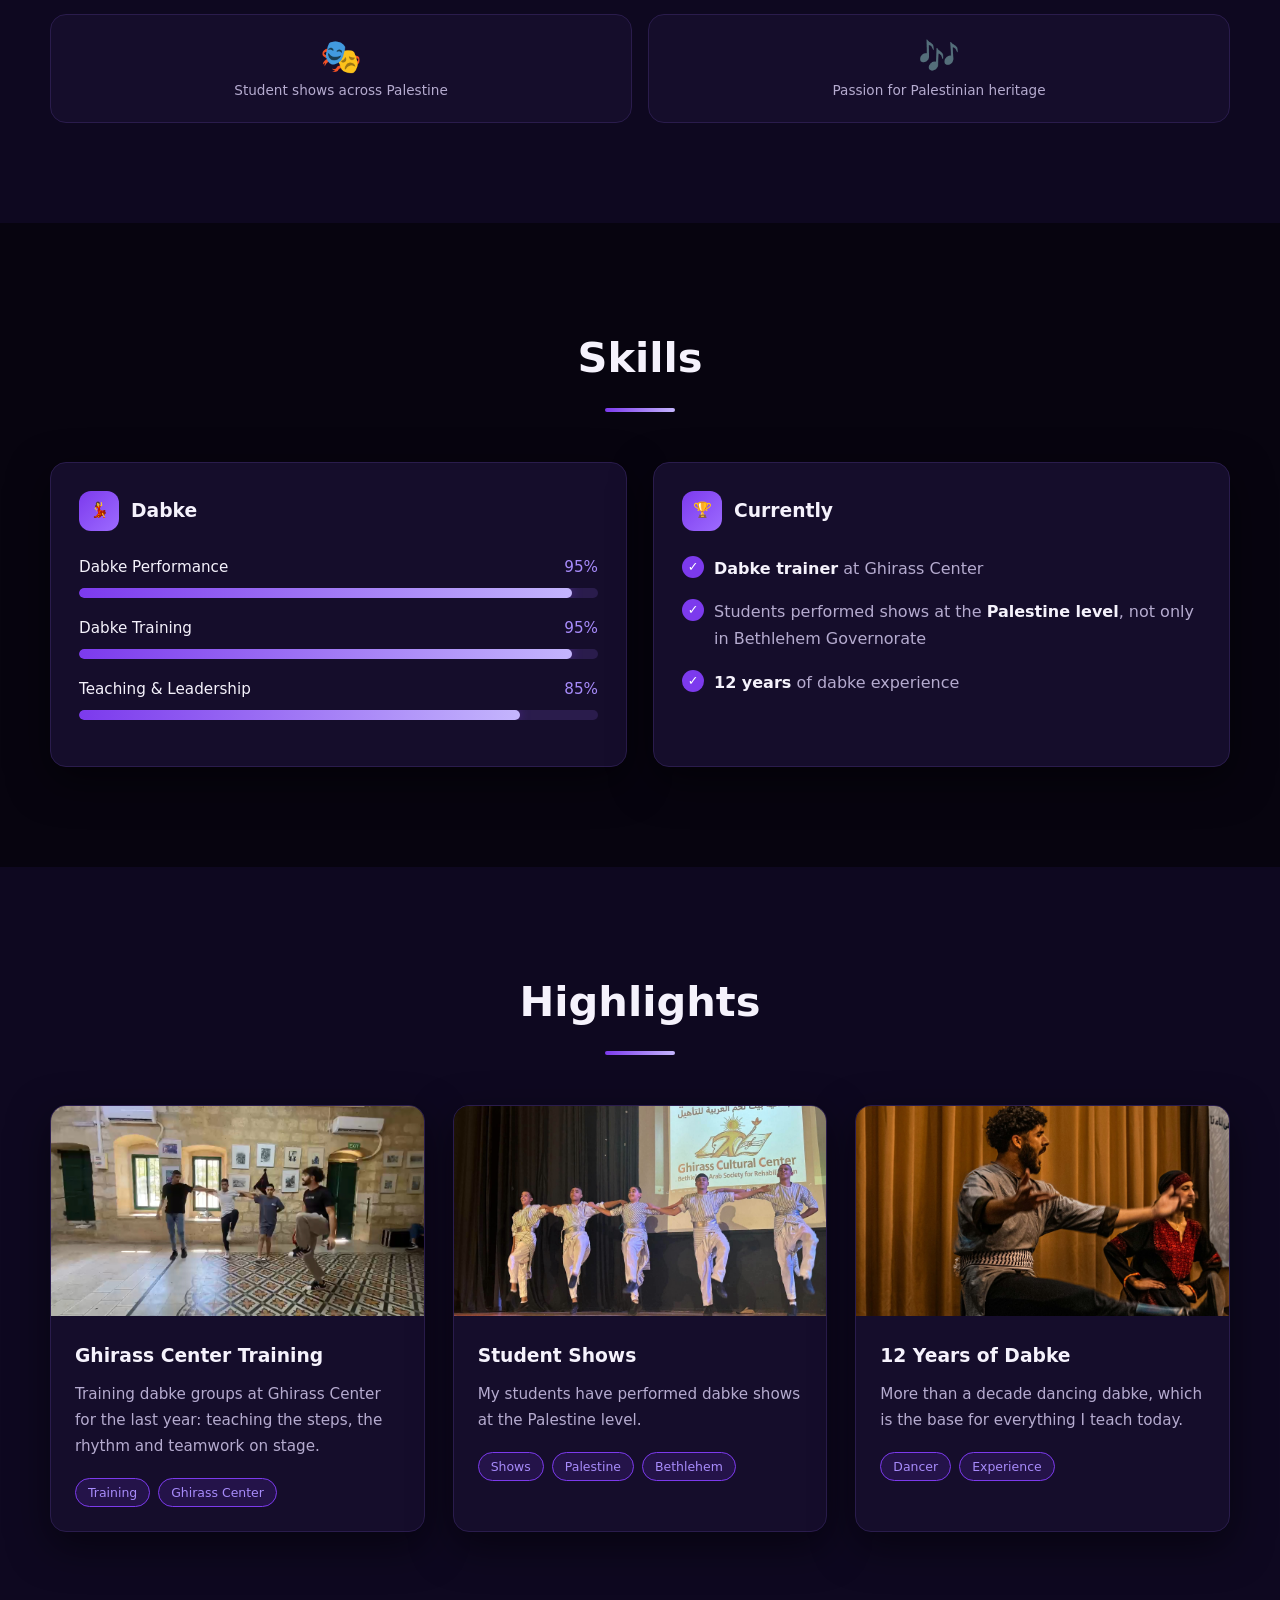
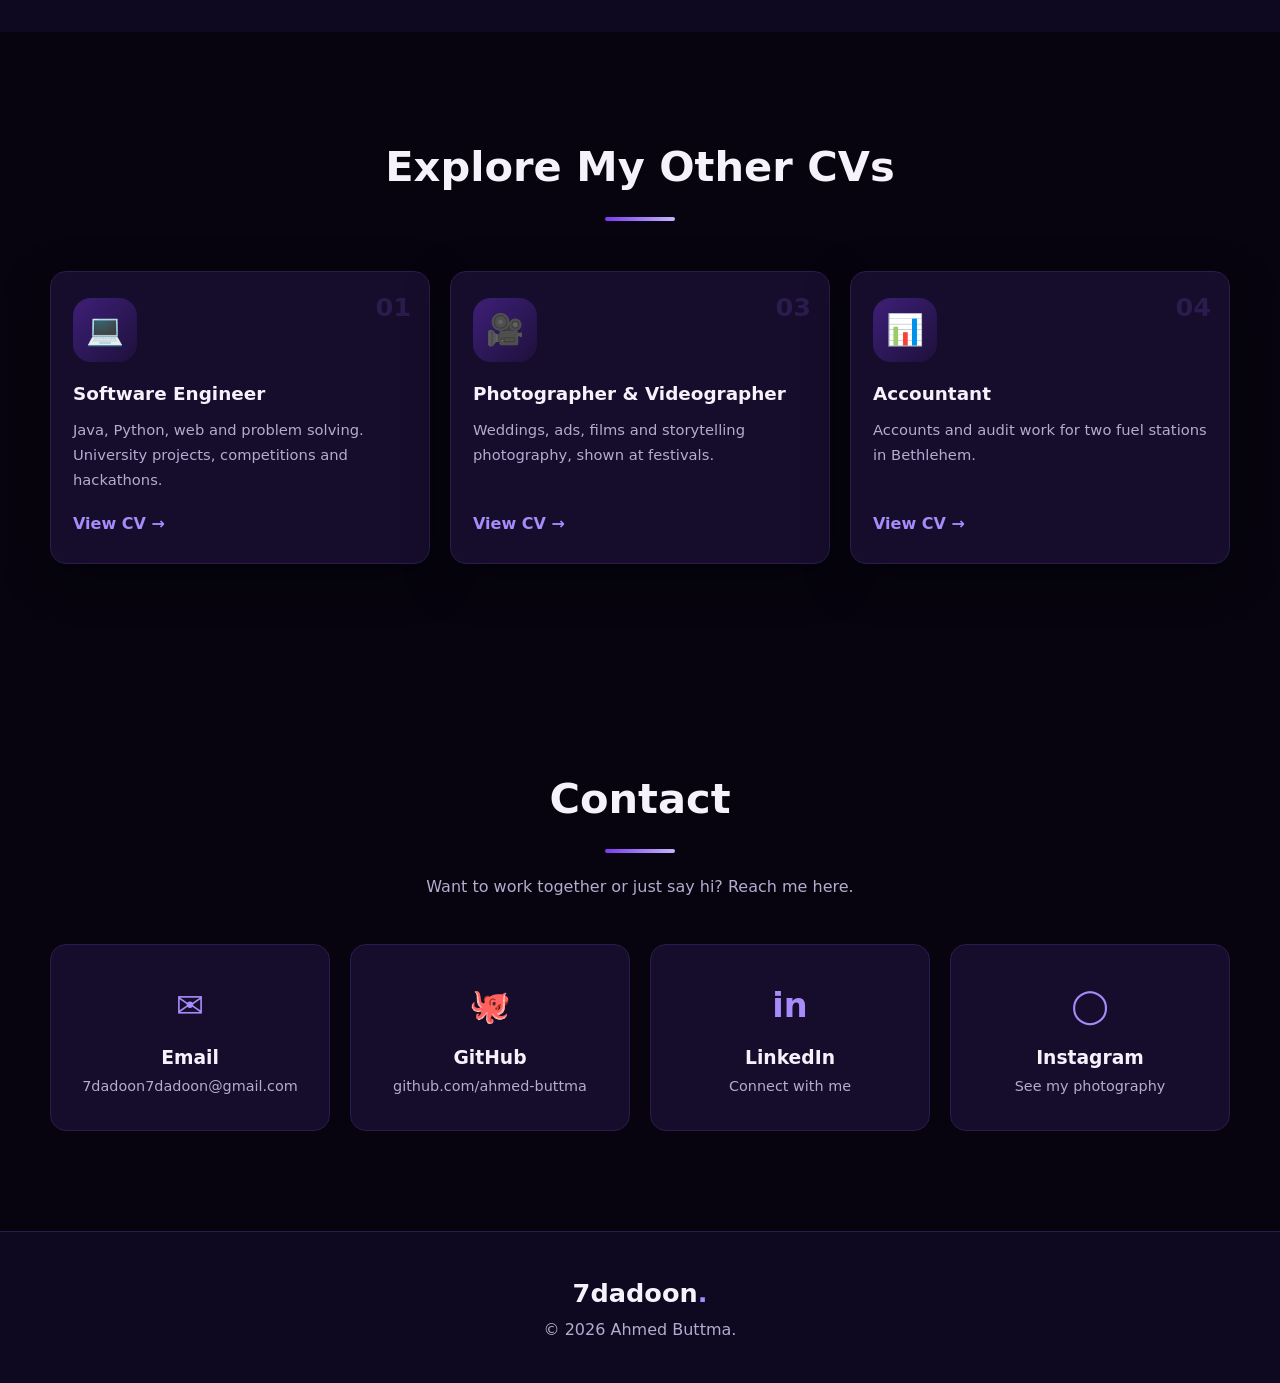
<file: dabke.html>
<!DOCTYPE html>
<html lang="en">
<head>
  <meta charset="UTF-8">
  <meta name="viewport" content="width=device-width, initial-scale=1.0">
  <meta name="description" content="A dabke dancer for 12 years, now training the next generation at Ghirass Center.">
  <title>Dabke Trainer | Ahmed Buttma</title>
  <link rel="stylesheet" href="style.css">
</head>
<body id="top">

  <!-- Scroll progress bar (CSS only) -->
  <div class="progress-bar"></div>

  <!-- ===== Navigation Bar ===== -->
  <header class="site-header">
    <nav class="navbar" aria-label="Main navigation">
      <a href="index.html#home" class="logo"><img src="images/logo.jpg" alt="" class="logo-img">7dadoon<span>.</span></a>

      <ul class="nav-links">
        <li><a href="index.html#home" class="back">Choose CV</a></li>
        <li><a href="#home" class="active">Home</a></li>
        <li><a href="#about">About</a></li>
        <li><a href="#skills">Skills</a></li>
        <li><a href="#projects">Projects</a></li>
        <li><a href="#contact">Contact</a></li>
      </ul>

      <div class="nav-actions">
        <!-- CSS-only theme switch: the checkbox state is read by style.css -->
        <input type="checkbox" id="theme" class="sr-only">
        <label for="theme" class="theme-btn" title="Switch dark / light mode"></label>
      </div>
    </nav>
  </header>

  <main>

    <!-- ===== Hero ===== -->
    <section id="home" class="hero has-strip">
      <div class="cv-strip"><span>Choose CV:</span><a href="software.html">💻 Software</a><a href="dabke.html" class="on">💃 Dabke</a><a href="media.html">🎥 Photo &amp; Video</a><a href="accounting.html">📊 Accountant</a></div>
            <div class="blob blob-1"></div>
      <div class="blob blob-2"></div>
      <div class="blob blob-3"></div>

      <div class="hero-inner">
        <div class="hero-text">
          <p class="hello">&#128131; CV 02 &middot; Dabke</p>
          <h1>Ahmed <span class="grad">Buttma</span></h1>
          <p class="nickname">aka <strong>7dadoon</strong></p>
          <h2 class="role-title">Dabke Trainer</h2>
          <p class="hero-desc">A dabke dancer for 12 years, now training the next generation at Ghirass Center.</p>
          <div class="hero-buttons">
            <a href="#projects" class="btn btn-primary">View Highlights</a>
            <a href="#contact" class="btn btn-outline">Contact Me</a>
          </div>
        </div>

        <div class="hero-image">
          <div class="ring"></div>
          <!-- Replace images/profile.jpg with your own photo -->
          <img src="images/profile.jpg" alt="Portrait of Ahmed Buttma">
          <span class="float-badge fb-1">&#128131; Dabke</span>
          <span class="float-badge fb-2">&#127891; Trainer</span>
          <span class="float-badge fb-3">&#127942; Palestine Shows</span>
        </div>
      </div>
    </section>

    <!-- ===== About Me ===== -->
    <section id="about" class="section alt">
      <div class="container">
        <h2 class="section-title reveal">About Me</h2>

        <div class="about-wrap has-photo">
        <div class="about-top">
          <div class="about-photo reveal from-left">
            <div class="ring"></div>
            <img src="images/profile.jpg" alt="Portrait of Ahmed Buttma">
          </div>
          <div class="about-text reveal from-right">
            <p>Dabke has been part of my life for <strong>12 years</strong>. I started as a dancer, and for the last <strong>year</strong> I've been a dabke trainer at <strong>Ghirass Center</strong>.</p>
            <p>Under my training, my students have performed <strong>dabke shows at the Palestine level</strong>, not only inside Bethlehem Governorate.</p>
          </div>
        </div>

          <div class="stats reveal from-right">
            <div class="stat-card">
              <h3><span class="count" style="--num: 12">12</span>+</h3>
              <p>Years of dabke</p>
            </div>
            <div class="stat-card">
              <h3><span class="count" style="--num: 1">1</span></h3>
              <p>Year as a trainer at Ghirass Center</p>
            </div>
            <div class="stat-card">
              <h3>&#127917;</h3>
              <p>Student shows across Palestine</p>
            </div>
            <div class="stat-card">
              <h3>&#127926;</h3>
              <p>Passion for Palestinian heritage</p>
            </div>
          </div>
        </div>
      </div>
    </section>

    <!-- ===== Skills ===== -->
    <section id="skills" class="section">
      <div class="container">
        <h2 class="section-title reveal">Skills</h2>

        <div class="skills-grid">
          <div class="skills-box reveal">
            <h3><span class="box-icon">&#128131;</span> Dabke</h3>
            <div class="skill">
              <div class="skill-info"><span>Dabke Performance</span><span>95%</span></div>
              <div class="bar"><div class="fill" style="--w: 95%;"></div></div>
            </div>
            <div class="skill">
              <div class="skill-info"><span>Dabke Training</span><span>95%</span></div>
              <div class="bar"><div class="fill" style="--w: 95%;"></div></div>
            </div>
            <div class="skill">
              <div class="skill-info"><span>Teaching &amp; Leadership</span><span>85%</span></div>
              <div class="bar"><div class="fill" style="--w: 85%;"></div></div>
            </div>
          </div>
          <div class="skills-box reveal">
            <h3><span class="box-icon">&#127942;</span> Currently</h3>
            <ul class="facts">
              <li><strong>Dabke trainer</strong> at Ghirass Center</li>
              <li>Students performed shows at the <strong>Palestine level</strong>, not only in Bethlehem Governorate</li>
              <li><strong>12 years</strong> of dabke experience</li>
            </ul>
          </div>
        </div>
      </div>
    </section>

    <!-- ===== Highlights ===== -->
    <section id="projects" class="section alt">
      <div class="container">
        <h2 class="section-title reveal">Highlights</h2>

        <div class="projects-grid">
          <article class="project-card reveal">
            <div class="project-img"><img src="images/dd.jpeg" alt="Ghirras Center dabke training"></div>
            <div class="project-body">
              <h3>Ghirass Center Training</h3>
              <p>Training dabke groups at Ghirass Center for the last year: teaching the steps, the rhythm and teamwork on stage.</p>
              <div class="tags"><span>Training</span><span>Ghirass Center</span></div>
            </div>
          </article>
          <article class="project-card reveal">
            <div class="project-img"><img src="images/ddd.jpeg" alt="Student dabke shows"></div>
            <div class="project-body">
              <h3>Student Shows</h3>
              <p>My students have performed dabke shows at the Palestine level.</p>
              <div class="tags"><span>Shows</span><span>Palestine</span><span>Bethlehem</span></div>
            </div>
          </article>
          <article class="project-card reveal">
            <div class="project-img"><img src="images/d.jpeg" alt="Twelve years of dabke"></div>
            <div class="project-body">
              <h3>12 Years of Dabke</h3>
              <p>More than a decade dancing dabke, which is the base for everything I teach today.</p>
              <div class="tags"><span>Dancer</span><span>Experience</span></div>
            </div>
          </article>
        </div>
      </div>
    </section>

    <!-- ===== Other CVs ===== -->
    <section class="section" id="other-cvs">
      <div class="container">
        <h2 class="section-title reveal">Explore My Other CVs</h2>
        <div class="cv-grid mini">
          <a class="cv-card" href="software.html" style="--i: 0">
            <span class="cv-num">01</span>
            <span class="cv-icon">&#128187;</span>
            <h3>Software Engineer</h3>
            <p>Java, Python, web and problem solving. University projects, competitions and hackathons.</p>
            <span class="cv-link">View CV <span>&rarr;</span></span>
          </a>
          <a class="cv-card" href="media.html" style="--i: 1">
            <span class="cv-num">03</span>
            <span class="cv-icon">&#127909;</span>
            <h3>Photographer &amp; Videographer</h3>
            <p>Weddings, ads, films and storytelling photography, shown at festivals.</p>
            <span class="cv-link">View CV <span>&rarr;</span></span>
          </a>
          <a class="cv-card" href="accounting.html" style="--i: 2">
            <span class="cv-num">04</span>
            <span class="cv-icon">&#128202;</span>
            <h3>Accountant</h3>
            <p>Accounts and audit work for two fuel stations in Bethlehem.</p>
            <span class="cv-link">View CV <span>&rarr;</span></span>
          </a>
        </div>
      </div>
    </section>

    <!-- ===== Contact ===== -->
    <section id="contact" class="section">
      <div class="container">
        <h2 class="section-title reveal">Contact</h2>
        <p class="section-sub reveal">Want to work together or just say hi? Reach me here.</p>

        <div class="contact-cards">
          <!-- TODO: replace the href values below with your real links -->
          <a class="contact-card reveal" href="mailto:7dadoon7dadoon@gmail.com">
            <span class="icon">&#9993;</span>
            <h3>Email</h3>
            <p>7dadoon7dadoon@gmail.com</p>
          </a>
          <a class="contact-card reveal" href="https://github.com/ahmed-buttma" target="_blank" rel="noopener">
            <span class="icon">&#128025;</span>
            <h3>GitHub</h3>
            <p>github.com/ahmed-buttma</p>
          </a>
          <a class="contact-card reveal" href="https://www.linkedin.com/in/ahmed-buttma-732717351/?isSelfProfile=true" target="_blank" rel="noopener">
            <span class="icon">in</span>
            <h3>LinkedIn</h3>
            <p>Connect with me</p>
          </a>
          <a class="contact-card reveal" href="https://www.instagram.com/7dadoon_/" target="_blank" rel="noopener">
            <span class="icon">&#9711;</span>
            <h3>Instagram</h3>
            <p>See my photography</p>
          </a>
        </div>
      </div>
    </section>

  </main>

  <!-- ===== Footer ===== -->
  <footer class="site-footer">
    <p class="footer-logo">7dadoon<span>.</span></p>
    <p>&copy; 2026 Ahmed Buttma. </p>
  </footer>

  <!-- Back to top -->
  <a href="#top" class="to-top" aria-label="Back to top">&uarr;</a>

</body>
</html>
</file>
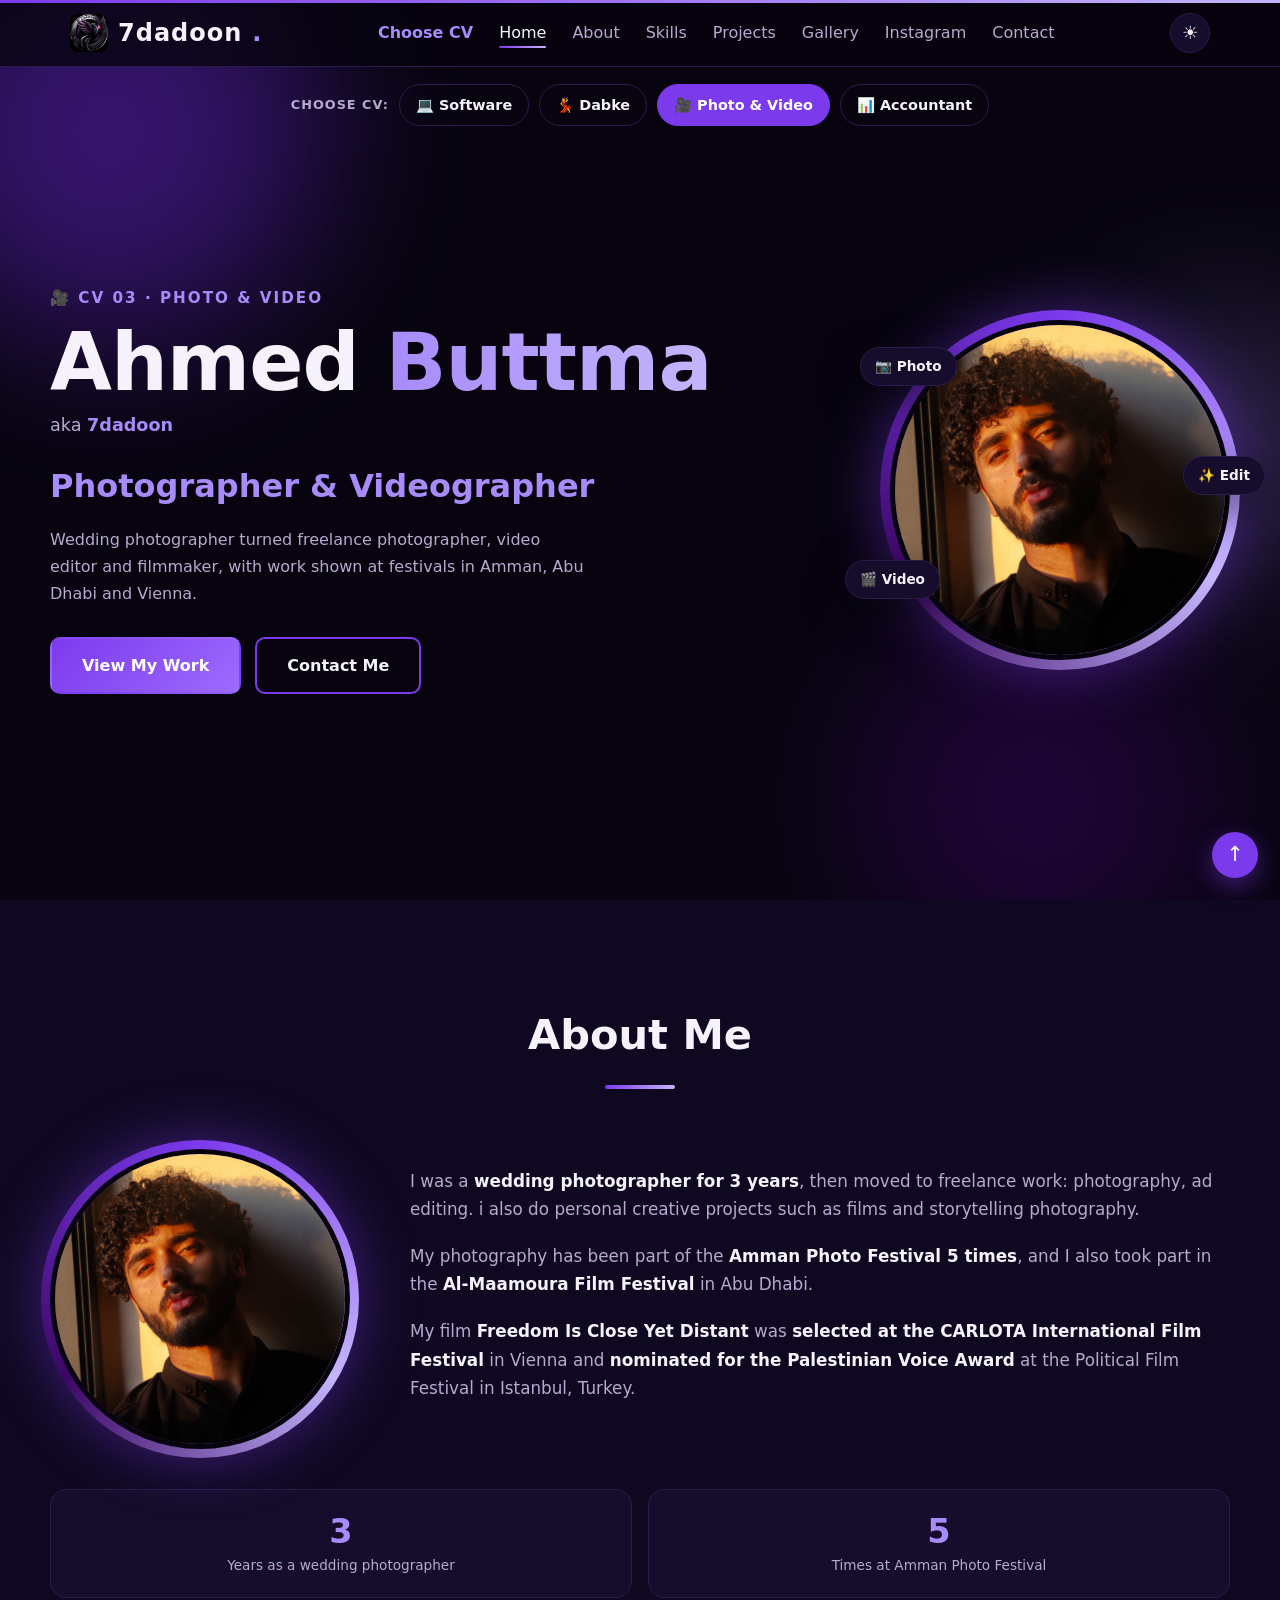
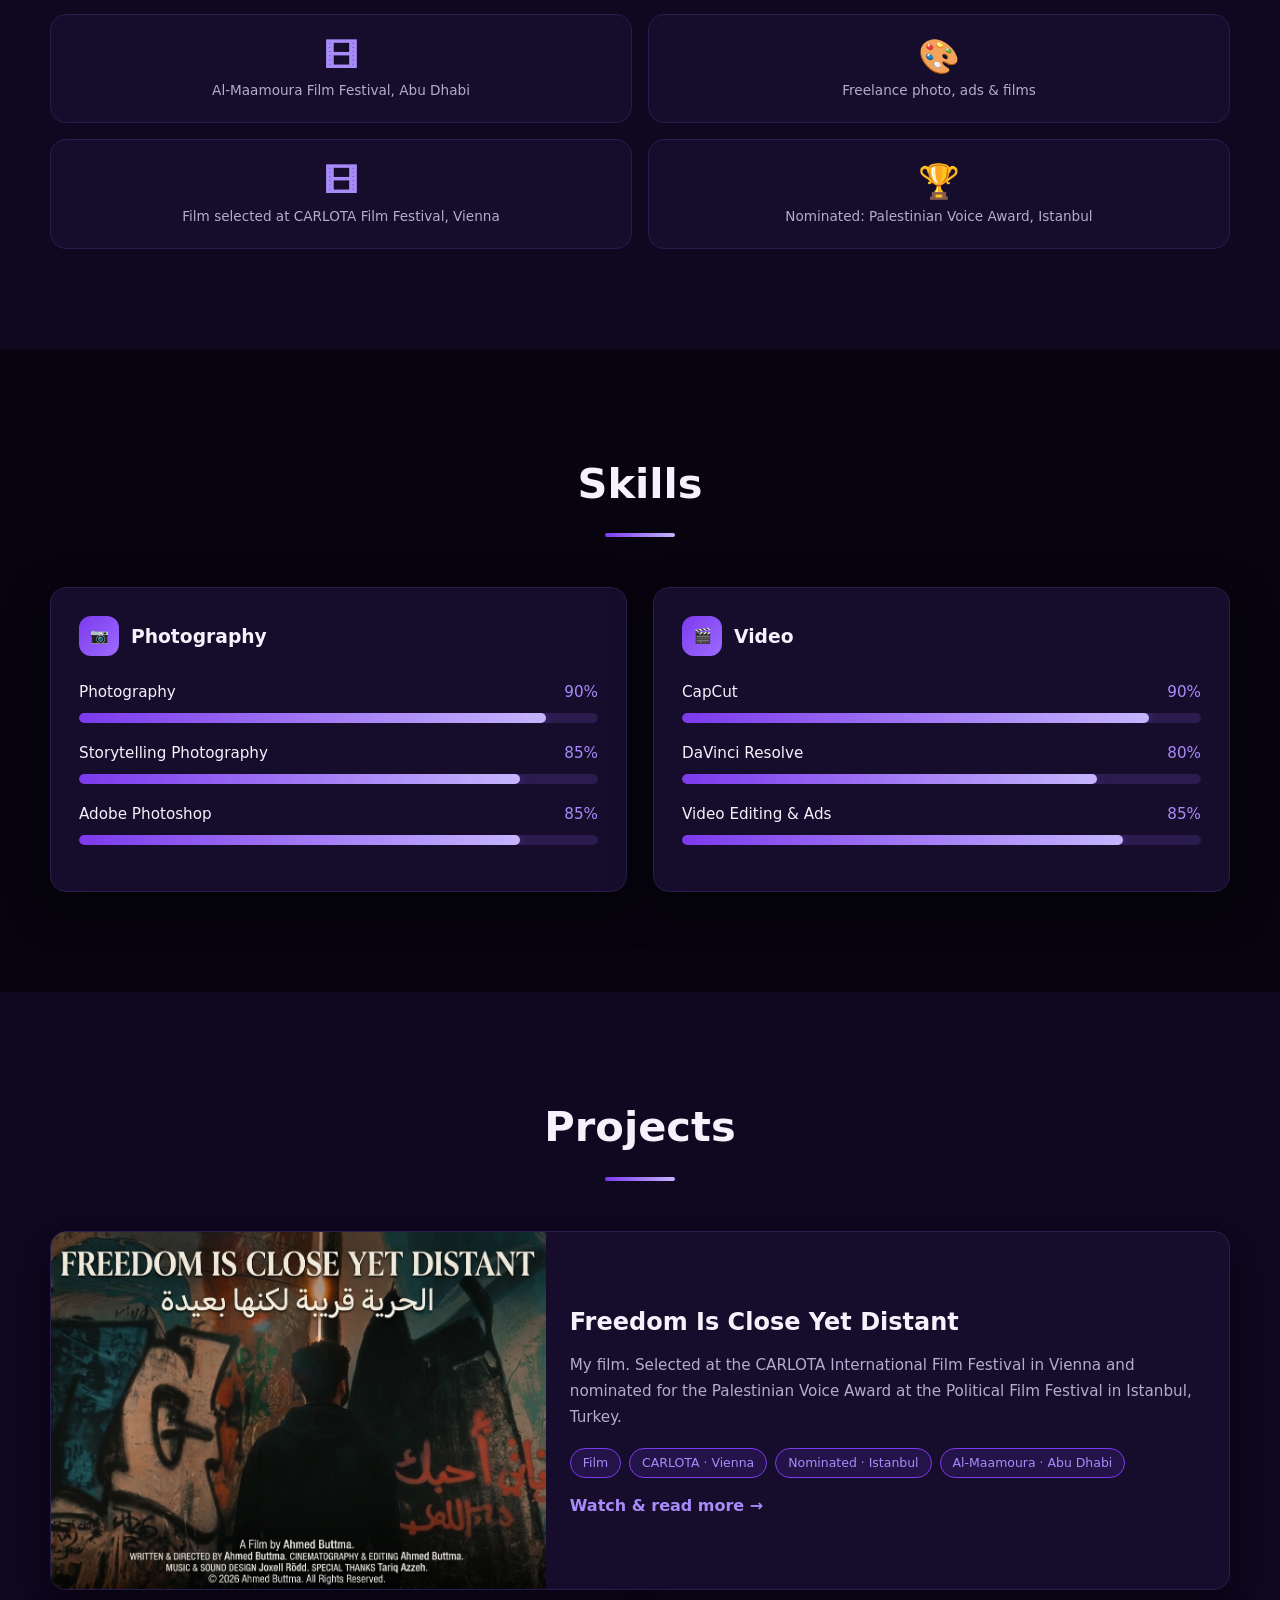
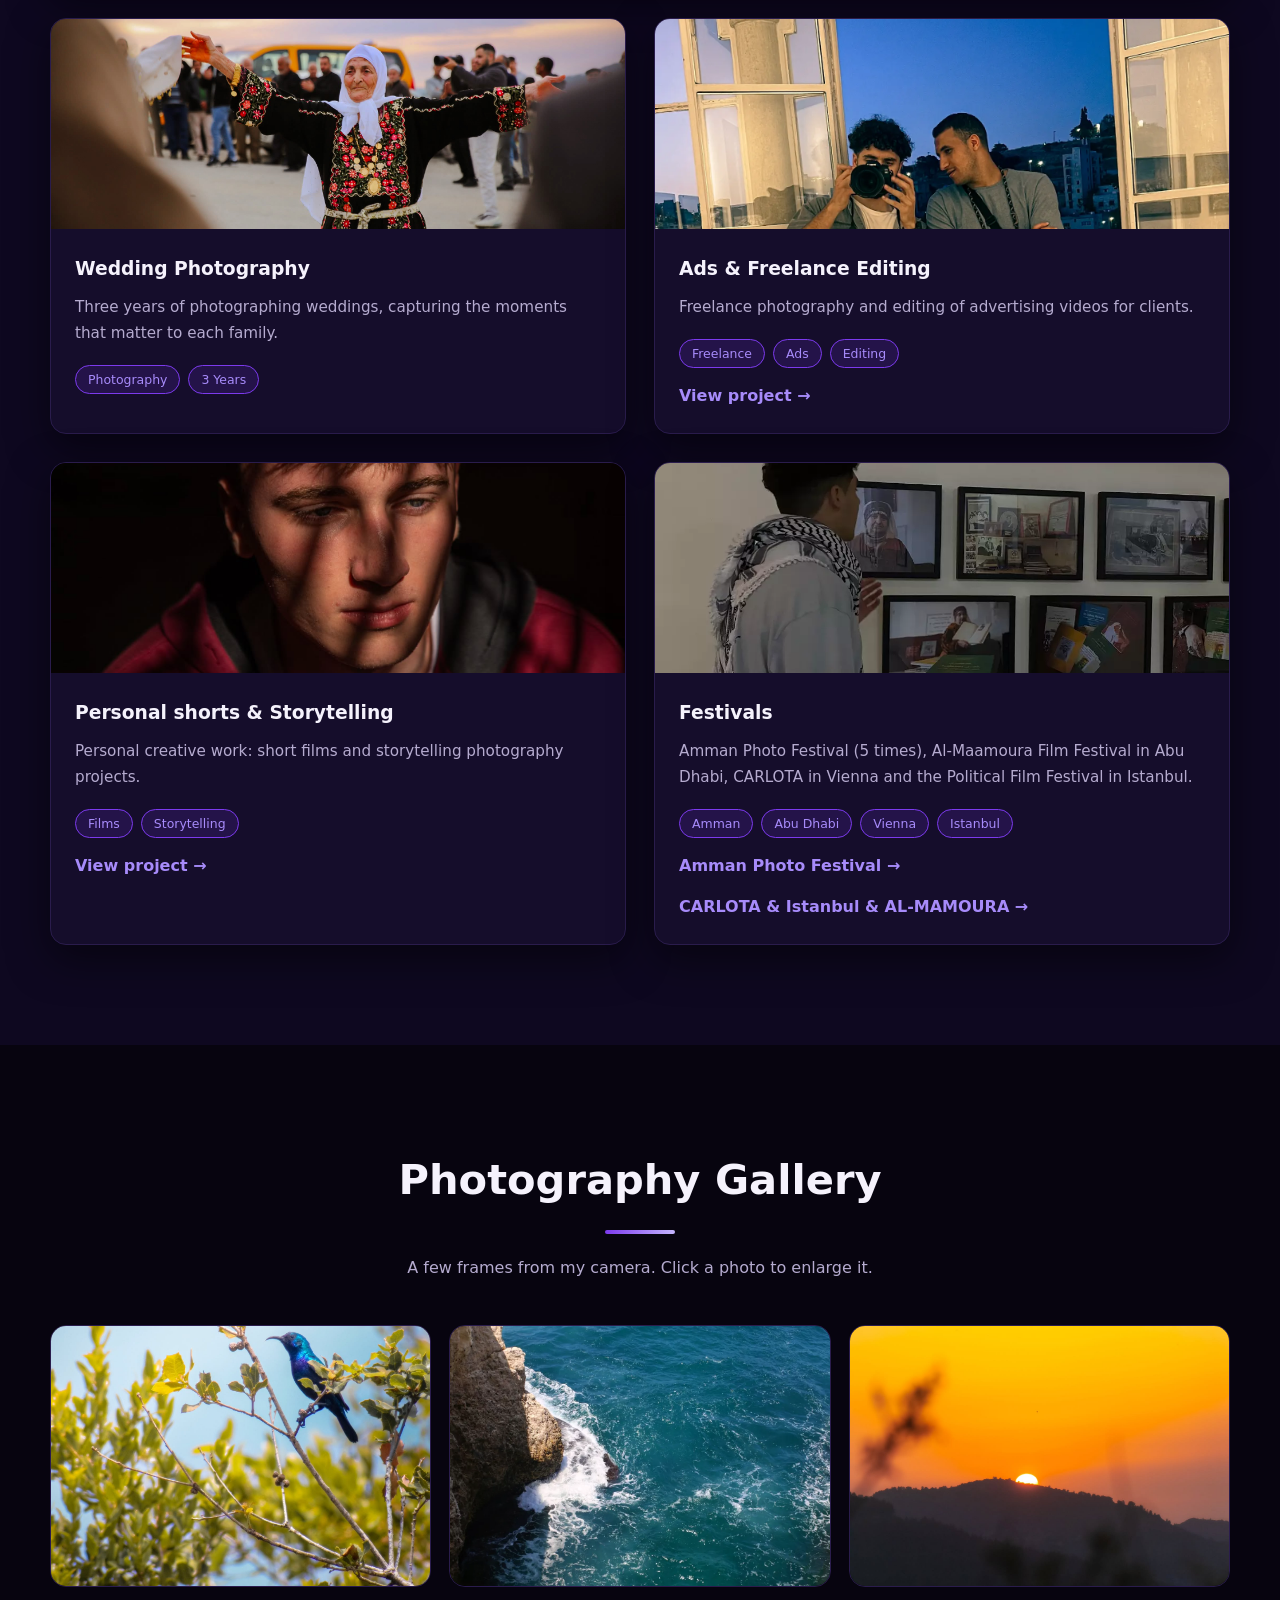
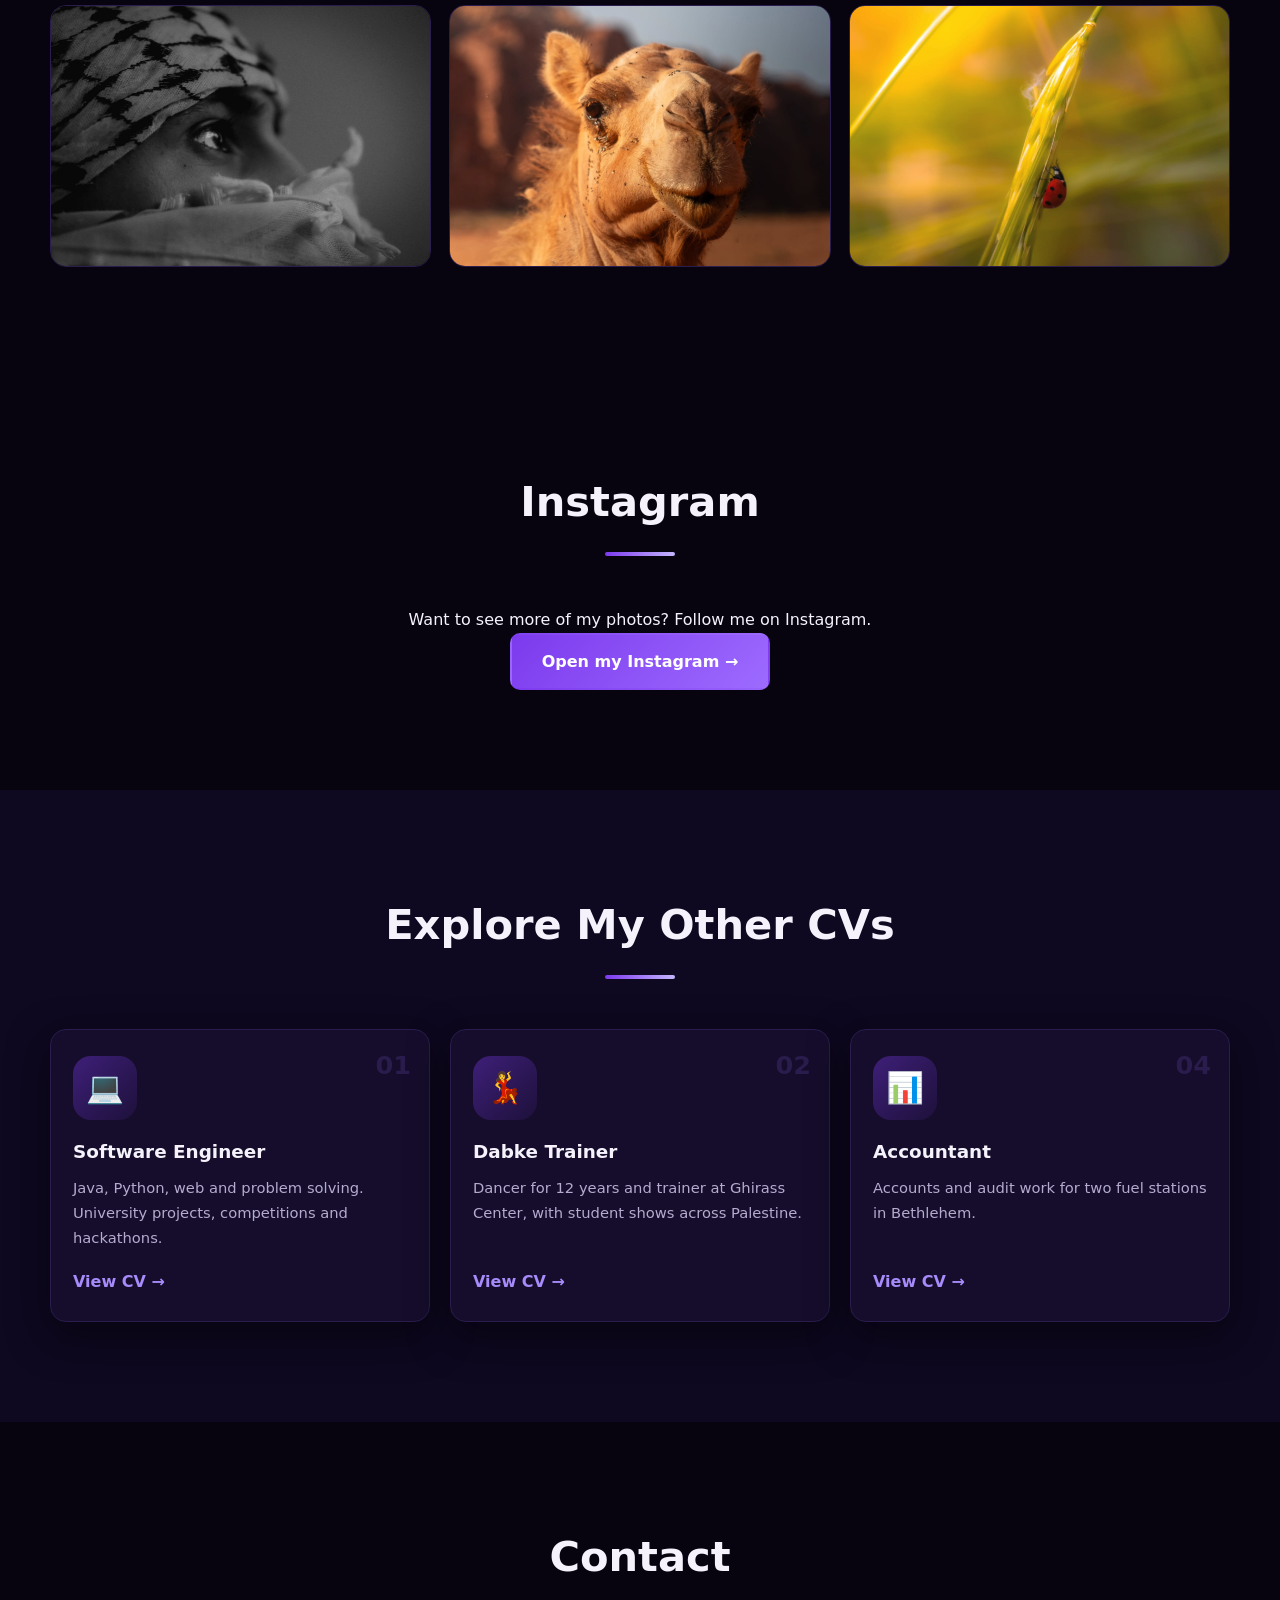
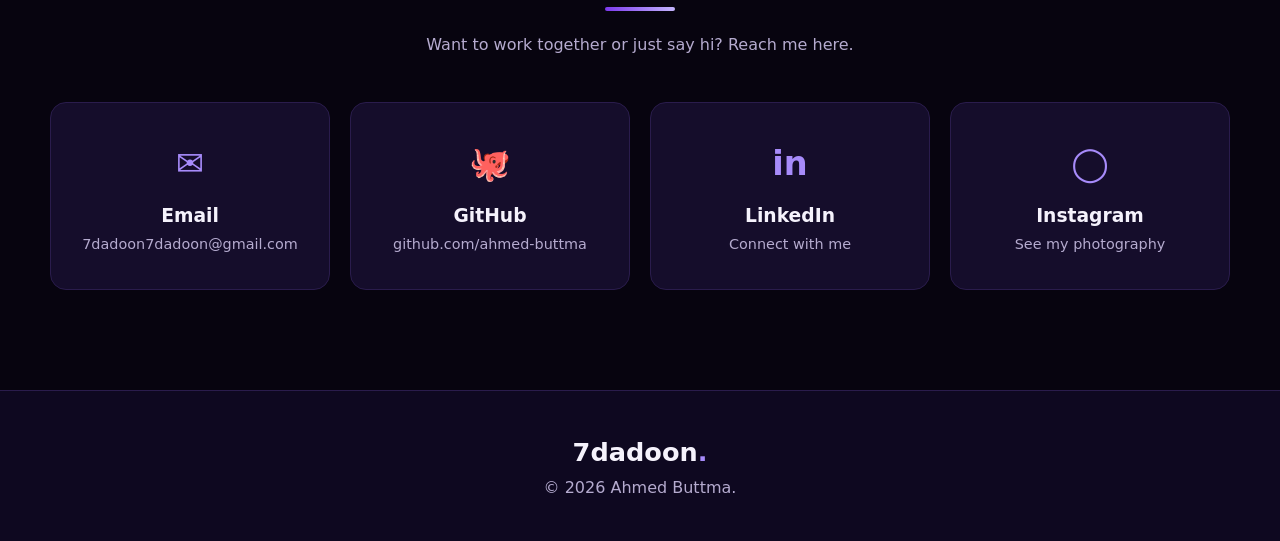
<file: media.html>
<!DOCTYPE html>
<html lang="en">
<head>
  <meta charset="UTF-8">
  <meta name="viewport" content="width=device-width, initial-scale=1.0">
  <meta name="description" content="Wedding photographer turned freelance photographer, video editor and filmmaker, with work shown at festivals in Amman, Abu Dhabi and Vienna.">
  <title>Photographer & Videographer | Ahmed Buttma</title>
  <link rel="stylesheet" href="style.css">
</head>
<body id="top">

  <!-- Scroll progress bar (CSS only) -->
  <div class="progress-bar"></div>

  <!-- ===== Navigation Bar ===== -->
  <header class="site-header">
    <nav class="navbar" aria-label="Main navigation">
      <a href="index.html#home" class="logo"><img src="images/logo.jpg" alt="" class="logo-img">7dadoon<span>.</span></a>

      <ul class="nav-links">
        <li><a href="index.html#home" class="back">Choose CV</a></li>
        <li><a href="#home" class="active">Home</a></li>
        <li><a href="#about">About</a></li>
        <li><a href="#skills">Skills</a></li>
        <li><a href="#projects">Projects</a></li>
        <li><a href="#gallery">Gallery</a></li>
        <li><a href="#instagram">Instagram</a></li>
        <li><a href="#contact">Contact</a></li>
      </ul>

      <div class="nav-actions">
        <!-- CSS-only theme switch: the checkbox state is read by style.css -->
        <input type="checkbox" id="theme" class="sr-only">
        <label for="theme" class="theme-btn" title="Switch dark / light mode"></label>
      </div>
    </nav>
  </header>

  <main>

    <!-- ===== Hero ===== -->
    <section id="home" class="hero has-strip">
      <div class="cv-strip"><span>Choose CV:</span><a href="software.html">💻 Software</a><a href="dabke.html">💃 Dabke</a><a href="media.html" class="on">🎥 Photo &amp; Video</a><a href="accounting.html">📊 Accountant</a></div>
            <div class="blob blob-1"></div>
      <div class="blob blob-2"></div>
      <div class="blob blob-3"></div>

      <div class="hero-inner">
        <div class="hero-text">
          <p class="hello">&#127909; CV 03 &middot; Photo &amp; Video</p>
          <h1>Ahmed <span class="grad">Buttma</span></h1>
          <p class="nickname">aka <strong>7dadoon</strong></p>
          <h2 class="role-title">Photographer &amp; Videographer</h2>
          <p class="hero-desc">Wedding photographer turned freelance photographer, video editor and filmmaker, with work shown at festivals in Amman, Abu Dhabi and Vienna.</p>
          <div class="hero-buttons">
            <a href="#projects" class="btn btn-primary">View My Work</a>
            <a href="#contact" class="btn btn-outline">Contact Me</a>
          </div>
        </div>

        <div class="hero-image">
          <div class="ring"></div>
          <!-- Replace images/profile.jpg with your own photo -->
          <img src="images/profile.jpg" alt="Portrait of Ahmed Buttma">
          <span class="float-badge fb-1">&#128247; Photo</span>
          <span class="float-badge fb-2">&#127916; Video</span>
          <span class="float-badge fb-3">&#10024; Edit</span>
        </div>
      </div>
    </section>

    <!-- ===== About Me ===== -->
    <section id="about" class="section alt">
      <div class="container">
        <h2 class="section-title reveal">About Me</h2>

        <div class="about-wrap has-photo">
        <div class="about-top">
          <div class="about-photo reveal from-left">
            <div class="ring"></div>
            <img src="images/profile.jpg" alt="Portrait of Ahmed Buttma">
          </div>
          <div class="about-text reveal from-right">
            <p>I was a <strong>wedding photographer for 3 years</strong>, then moved to freelance work: photography, ad editing.
              i also do personal creative projects such as films and storytelling photography.</p>
            <p>My photography has been part of the <strong>Amman Photo Festival 5 times</strong>, and I also took part in the <strong>Al-Maamoura Film Festival</strong> in Abu Dhabi.</p>
            <p>My film <strong>Freedom Is Close Yet Distant</strong> was <strong>selected at the CARLOTA International Film Festival</strong> in Vienna and <strong>nominated for the Palestinian Voice Award</strong> at the Political Film Festival in Istanbul, Turkey.</p>
          </div>
        </div>

          <div class="stats reveal from-right">
            <div class="stat-card">
              <h3><span class="count" style="--num: 3">3</span></h3>
              <p>Years as a wedding photographer</p>
            </div>
            <div class="stat-card">
              <h3><span class="count" style="--num: 5">5</span></h3>
              <p>Times at Amman Photo Festival</p>
            </div>
            <div class="stat-card">
              <h3>&#127902;</h3>
              <p>Al-Maamoura Film Festival, Abu Dhabi</p>
            </div>
            <div class="stat-card">
              <h3>&#127912;</h3>
              <p>Freelance photo, ads &amp; films</p>
            </div>
            <div class="stat-card">
              <h3>&#127902;</h3>
              <p>Film selected at CARLOTA Film Festival, Vienna</p>
            </div>
            <div class="stat-card">
              <h3>&#127942;</h3>
              <p>Nominated: Palestinian Voice Award, Istanbul</p>
            </div>
          </div>
        </div>
      </div>
    </section>

    <!-- ===== Skills ===== -->
    <section id="skills" class="section">
      <div class="container">
        <h2 class="section-title reveal">Skills</h2>

        <div class="skills-grid">
          <div class="skills-box reveal">
            <h3><span class="box-icon">&#128247;</span> Photography</h3>
            <div class="skill">
              <div class="skill-info"><span>Photography</span><span>90%</span></div>
              <div class="bar"><div class="fill" style="--w: 90%;"></div></div>
            </div>
            <div class="skill">
              <div class="skill-info"><span>Storytelling Photography</span><span>85%</span></div>
              <div class="bar"><div class="fill" style="--w: 85%;"></div></div>
            </div>
            <div class="skill">
              <div class="skill-info"><span>Adobe Photoshop</span><span>85%</span></div>
              <div class="bar"><div class="fill" style="--w: 85%;"></div></div>
            </div>
          </div>
          <div class="skills-box reveal">
            <h3><span class="box-icon">&#127916;</span> Video</h3>
            <div class="skill">
              <div class="skill-info"><span>CapCut</span><span>90%</span></div>
              <div class="bar"><div class="fill" style="--w: 90%;"></div></div>
            </div>
            <div class="skill">
              <div class="skill-info"><span>DaVinci Resolve</span><span>80%</span></div>
              <div class="bar"><div class="fill" style="--w: 80%;"></div></div>
            </div>
            <div class="skill">
              <div class="skill-info"><span>Video Editing &amp; Ads</span><span>85%</span></div>
              <div class="bar"><div class="fill" style="--w: 85%;"></div></div>
            </div>
          </div>
        </div>
      </div>
    </section>

    <!-- ===== Projects ===== -->
    <section id="projects" class="section alt">
      <div class="container">
        <h2 class="section-title reveal">Projects</h2>

        <div class="projects-grid two">
          <article class="project-card featured reveal">
            <div class="project-img"><img src="images/media-freedom.jpg" alt="Freedom Is Close Yet Distant film"></div>
            <div class="project-body">
              <h3>Freedom Is Close Yet Distant</h3>
              <p>My film. Selected at the CARLOTA International Film Festival in Vienna and nominated for the Palestinian Voice Award at the Political Film Festival in Istanbul, Turkey.</p>
              <div class="tags"><span>Film</span><span>CARLOTA &middot; Vienna</span><span>Nominated &middot; Istanbul</span><span>Al-Maamoura &middot; Abu Dhabi</span></div>
              <a class="card-link" href="project-freedom.html">Watch &amp; read more &rarr;</a>
            </div>
          </article>
          <article class="project-card reveal">
            <div class="project-img"><img src="images/media-weddings.jpg" alt="Wedding photography"></div>
            <div class="project-body">
              <h3>Wedding Photography</h3>
              <p>Three years of photographing weddings, capturing the moments that matter to each family.</p>
              <div class="tags"><span>Photography</span><span>3 Years</span></div>
            </div>
          </article>
          <article class="project-card reveal">
            <div class="project-img"><img src="images/media-ads.jpg" alt="Ads and freelance editing"></div>
            <div class="project-body">
              <h3>Ads &amp; Freelance Editing</h3>
              <p>Freelance photography and editing of advertising videos for clients.</p>
              <div class="tags"><span>Freelance</span><span>Ads</span><span>Editing</span></div>
            <a class="card-link" href="project-ads.html">View project &rarr;</a>
            </div>
          </article>
          <article class="project-card reveal">
            <div class="project-img"><img src="images/media-films.jpg" alt="Personal shorts and storytelling"></div>
            <div class="project-body">
              <h3>Personal shorts &amp; Storytelling</h3>
              <p>Personal creative work: short films and storytelling photography projects.</p>
              <div class="tags"><span>Films</span><span>Storytelling</span></div>
            <a class="card-link" href="project-films.html">View project &rarr;</a>
            </div>
          </article>
          <article class="project-card reveal">
            <div class="project-img"><img src="images/media-festivals.jpg" alt="Festival participation"></div>
            <div class="project-body">
              <h3>Festivals</h3>
              <p>Amman Photo Festival (5 times), Al-Maamoura Film Festival in Abu Dhabi, CARLOTA in Vienna and the Political Film Festival in Istanbul.</p>
              <div class="tags"><span>Amman</span><span>Abu Dhabi</span><span>Vienna</span><span>Istanbul</span></div>
            <a class="card-link" href="amman-festival.html">Amman Photo Festival &rarr;</a> <a class="card-link" href="project-freedom.html">CARLOTA &amp; Istanbul &amp; AL-MAMOURA &rarr;</a>
            </div>
          </article>
        </div>
      </div>
    </section>

    <!-- ===== Photography Gallery ===== -->
    <section id="gallery" class="section">
      <div class="container">
        <h2 class="section-title reveal">Photography Gallery</h2>
        <p class="section-sub reveal">A few frames from my camera. Click a photo to enlarge it.</p>

        <div class="gallery">
          <a href="#photo1" class="reveal"><img src="images/photo1.jpg" alt="Photography sample 1"></a>
          <a href="#photo2" class="reveal"><img src="images/photo2.jpg" alt="Photography sample 2"></a>
          <a href="#photo3" class="reveal"><img src="images/photo3.jpg" alt="Photography sample 3"></a>
          <a href="#photo4" class="reveal"><img src="images/photo4.jpg" alt="Photography sample 4"></a>
          <a href="#photo5" class="reveal"><img src="images/photo5.jpg" alt="Photography sample 5"></a>
          <a href="#photo6" class="reveal"><img src="images/photo6.jpg" alt="Photography sample 6"></a>
        </div>

        <!-- Lightboxes: each one opens with :target (no JavaScript) -->
        <div class="lightbox" id="photo1">
          <a href="#gallery" class="lb-bg" aria-label="Close photo"></a>
          <img src="images/photo1.jpg" alt="Photography sample 1">
          <a href="#gallery" class="lb-close" aria-label="Close">&times;</a>
        </div>
        <div class="lightbox" id="photo2">
          <a href="#gallery" class="lb-bg" aria-label="Close photo"></a>
          <img src="images/photo2.jpg" alt="Photography sample 2">
          <a href="#gallery" class="lb-close" aria-label="Close">&times;</a>
        </div>
        <div class="lightbox" id="photo3">
          <a href="#gallery" class="lb-bg" aria-label="Close photo"></a>
          <img src="images/photo3.jpg" alt="Photography sample 3">
          <a href="#gallery" class="lb-close" aria-label="Close">&times;</a>
        </div>
        <div class="lightbox" id="photo4">
          <a href="#gallery" class="lb-bg" aria-label="Close photo"></a>
          <img src="images/photo4.jpg" alt="Photography sample 4">
          <a href="#gallery" class="lb-close" aria-label="Close">&times;</a>
        </div>
        <div class="lightbox" id="photo5">
          <a href="#gallery" class="lb-bg" aria-label="Close photo"></a>
          <img src="images/photo5.jpg" alt="Photography sample 5">
          <a href="#gallery" class="lb-close" aria-label="Close">&times;</a>
        </div>
        <div class="lightbox" id="photo6">
          <a href="#gallery" class="lb-bg" aria-label="Close photo"></a>
          <img src="images/photo6.jpg" alt="Photography sample 6">
          <a href="#gallery" class="lb-close" aria-label="Close">&times;</a>
        </div>
      </div>
    </section>

    <section id="instagram" class="section">
      <div class="container">
        <h2 class="section-title reveal">Instagram</h2>
        <p class="lead reveal" style="text-align:center">Want to see more of my photos? Follow me on Instagram.</p>
        <p style="text-align:center"><a class="btn btn-primary" href="https://www.instagram.com/7dadoon_/" target="_blank" rel="noopener">Open my Instagram &rarr;</a></p>
      </div>
    </section>

    <!-- ===== Other CVs ===== -->
    <section class="section alt" id="other-cvs">
      <div class="container">
        <h2 class="section-title reveal">Explore My Other CVs</h2>
        <div class="cv-grid mini">
          <a class="cv-card" href="software.html" style="--i: 0">
            <span class="cv-num">01</span>
            <span class="cv-icon">&#128187;</span>
            <h3>Software Engineer</h3>
            <p>Java, Python, web and problem solving. University projects, competitions and hackathons.</p>
            <span class="cv-link">View CV <span>&rarr;</span></span>
          </a>
          <a class="cv-card" href="dabke.html" style="--i: 1">
            <span class="cv-num">02</span>
            <span class="cv-icon">&#128131;</span>
            <h3>Dabke Trainer</h3>
            <p>Dancer for 12 years and trainer at Ghirass Center, with student shows across Palestine.</p>
            <span class="cv-link">View CV <span>&rarr;</span></span>
          </a>
          <a class="cv-card" href="accounting.html" style="--i: 2">
            <span class="cv-num">04</span>
            <span class="cv-icon">&#128202;</span>
            <h3>Accountant</h3>
            <p>Accounts and audit work for two fuel stations in Bethlehem.</p>
            <span class="cv-link">View CV <span>&rarr;</span></span>
          </a>
        </div>
      </div>
    </section>


    <!-- ===== Contact ===== -->
    <section id="contact" class="section">
      <div class="container">
        <h2 class="section-title reveal">Contact</h2>
        <p class="section-sub reveal">Want to work together or just say hi? Reach me here.</p>

        <div class="contact-cards">
          <!-- TODO: replace the href values below with your real links -->
          <a class="contact-card reveal" href="mailto:7dadoon7dadoon@gmail.com">
            <span class="icon">&#9993;</span>
            <h3>Email</h3>
            <p>7dadoon7dadoon@gmail.com</p>
          </a>
          <a class="contact-card reveal" href="https://github.com/ahmed-buttma" target="_blank" rel="noopener">
            <span class="icon">&#128025;</span>
            <h3>GitHub</h3>
            <p>github.com/ahmed-buttma</p>
          </a>
          <a class="contact-card reveal" href="https://www.linkedin.com/in/ahmed-buttma-732717351/?isSelfProfile=true" target="_blank" rel="noopener">
            <span class="icon">in</span>
            <h3>LinkedIn</h3>
            <p>Connect with me</p>
          </a>
          <a class="contact-card reveal" href="https://www.instagram.com/7dadoon_/" target="_blank" rel="noopener">
            <span class="icon">&#9711;</span>
            <h3>Instagram</h3>
            <p>See my photography</p>
          </a>
        </div>
      </div>
    </section>

  </main>

  <!-- ===== Footer ===== -->
  <footer class="site-footer">
    <p class="footer-logo">7dadoon<span>.</span></p>
    <p>&copy; 2026 Ahmed Buttma. </p>
  </footer>

  <!-- Back to top -->
  <a href="#top" class="to-top" aria-label="Back to top">&uarr;</a>

</body>
</html>
</file>
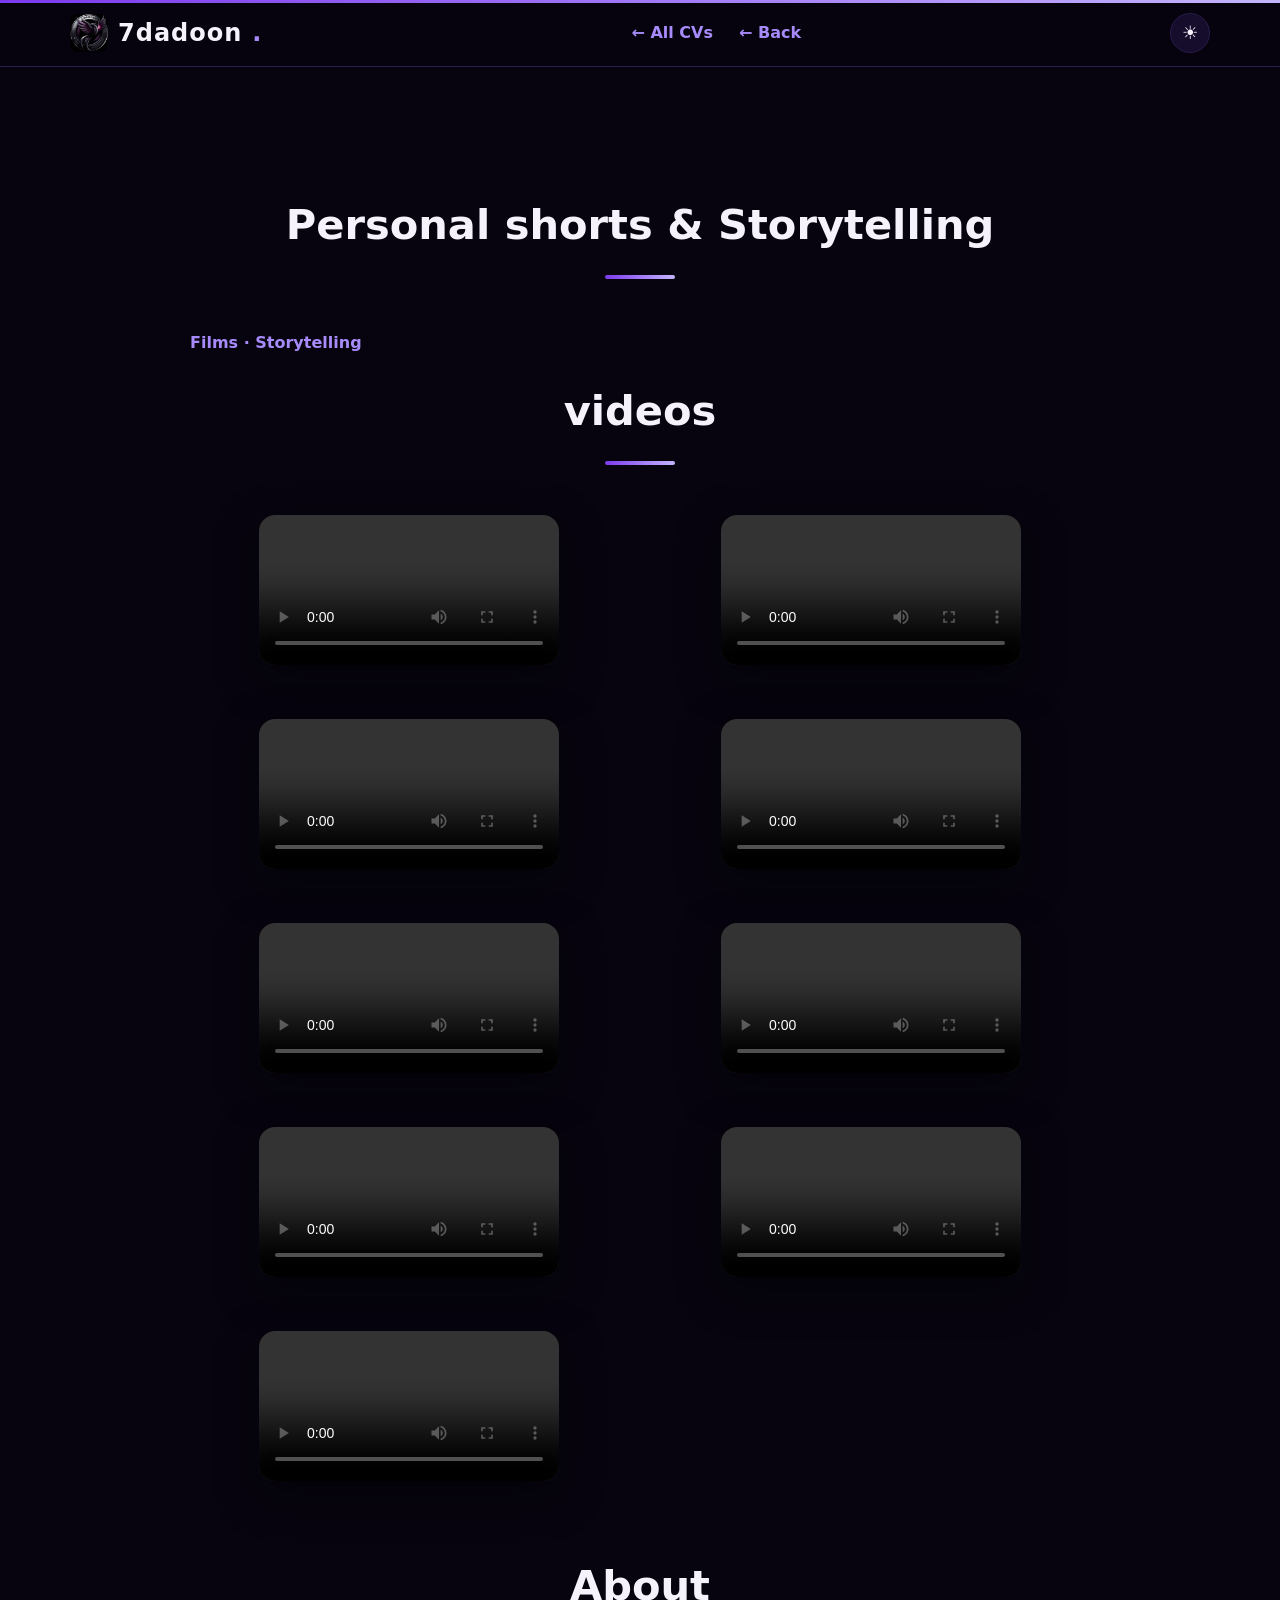
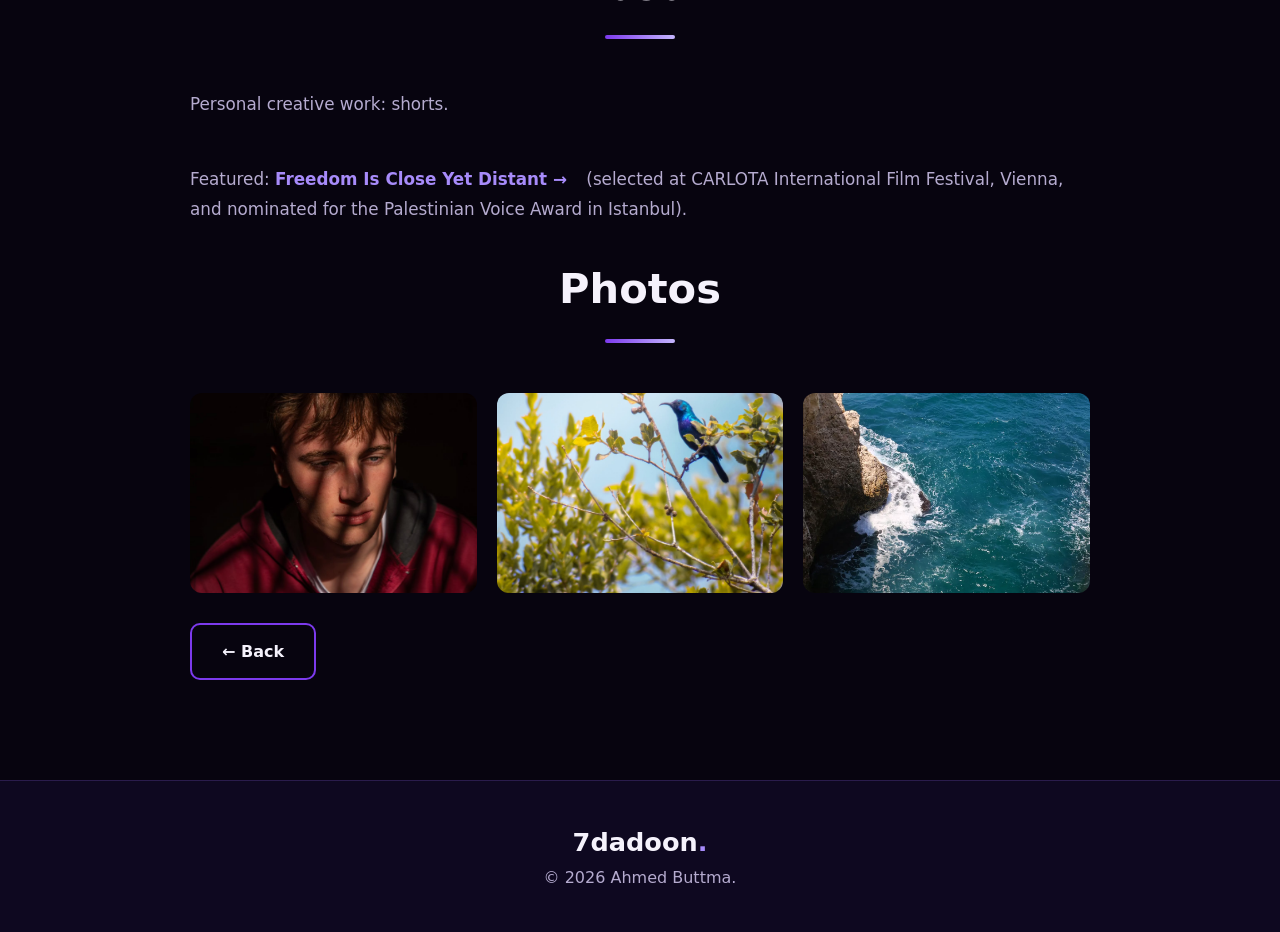
<file: project-films.html>
<!DOCTYPE html>
<html lang="en"><head><meta charset="UTF-8"><meta name="viewport" content="width=device-width, initial-scale=1.0">
<title>Personal Films & Storytelling | Ahmed Buttma</title><link rel="stylesheet" href="style.css"></head>
<body id="top"><div class="progress-bar"></div>
<header class="site-header">
    <nav class="navbar" aria-label="Main navigation">
      <a href="index.html#home" class="logo"><img src="images/logo.jpg" alt="" class="logo-img">7dadoon<span>.</span></a>

      <ul class="nav-links"><li><a href="index.html#home" class="back">&larr; All CVs</a></li><li><a href="media.html#projects" class="back">&larr; Back</a></li></ul>

      <div class="nav-actions">
        <!-- CSS-only theme switch: the checkbox state is read by style.css -->
        <input type="checkbox" id="theme" class="sr-only">
        <label for="theme" class="theme-btn" title="Switch dark / light mode"></label>
      </div>
    </nav>
  </header>
<main><section class="section"><div class="container sub-page">
<h1 class="section-title">Personal shorts & Storytelling</h1><p class="tags-line">Films · Storytelling</p><h2 class="section-title">videos</h2>


<div class="video-grid">
<video class="project-video" controls preload="metadata" playsinline>
       <source src="videos/daydreams.mp4" type="video/mp4">
     </video>
     <video class="project-video" controls preload="metadata" playsinline>
       <source src="videos/desert.mp4" type="video/mp4">
     </video>
       <video class="project-video" controls preload="metadata" playsinline>
       <source src="videos/mob.mp4" type="video/mp4">
     </video>
            <video class="project-video" controls preload="metadata" playsinline>
       <source src="videos/walk.mp4" type="video/mp4">
     </video>
          <video class="project-video" controls preload="metadata" playsinline>
       <source src="videos/wall.mp4" type="video/mp4">
     </video>
            <video class="project-video" controls preload="metadata" playsinline>
       <source src="videos/nature.mp4" type="video/mp4">
     </video>
              <video class="project-video" controls preload="metadata" playsinline>
       <source src="videos/fire.mp4" type="video/mp4">
     </video>
                 <video class="project-video" controls preload="metadata" playsinline>
       <source src="videos/cat.mp4" type="video/mp4">
     </video>
                 <video class="project-video" controls preload="metadata" playsinline>
       <source src="videos/island.mp4" type="video/mp4">
     </video>
     
</div>
<h2 class="section-title">About</h2><p class="lead">Personal creative work: shorts.</p>
<p class="lead">Featured: <a class="card-link" href="project-freedom.html">Freedom Is Close Yet Distant &rarr;</a> (selected at CARLOTA International Film Festival, Vienna, and nominated for the Palestinian Voice Award in Istanbul).</p><h2 class="section-title">Photos</h2><div class="photo-grid"><figure><img src="images/media-films.jpg" alt=""><fig></fig></figure><figure><img src="images/photo1.jpg" alt=""><fig></fig></figure><figure><img src="images/photo2.jpg" alt=""><fig></fig></figure></div>
<p><a class="btn btn-outline" href="media.html#projects">&larr; Back</a></p>
</div></section></main>
<footer class="site-footer">
    <p class="footer-logo">7dadoon<span>.</span></p>
    <p>&copy; 2026 Ahmed Buttma. </p>
  </footer>
</body></html>
</file>
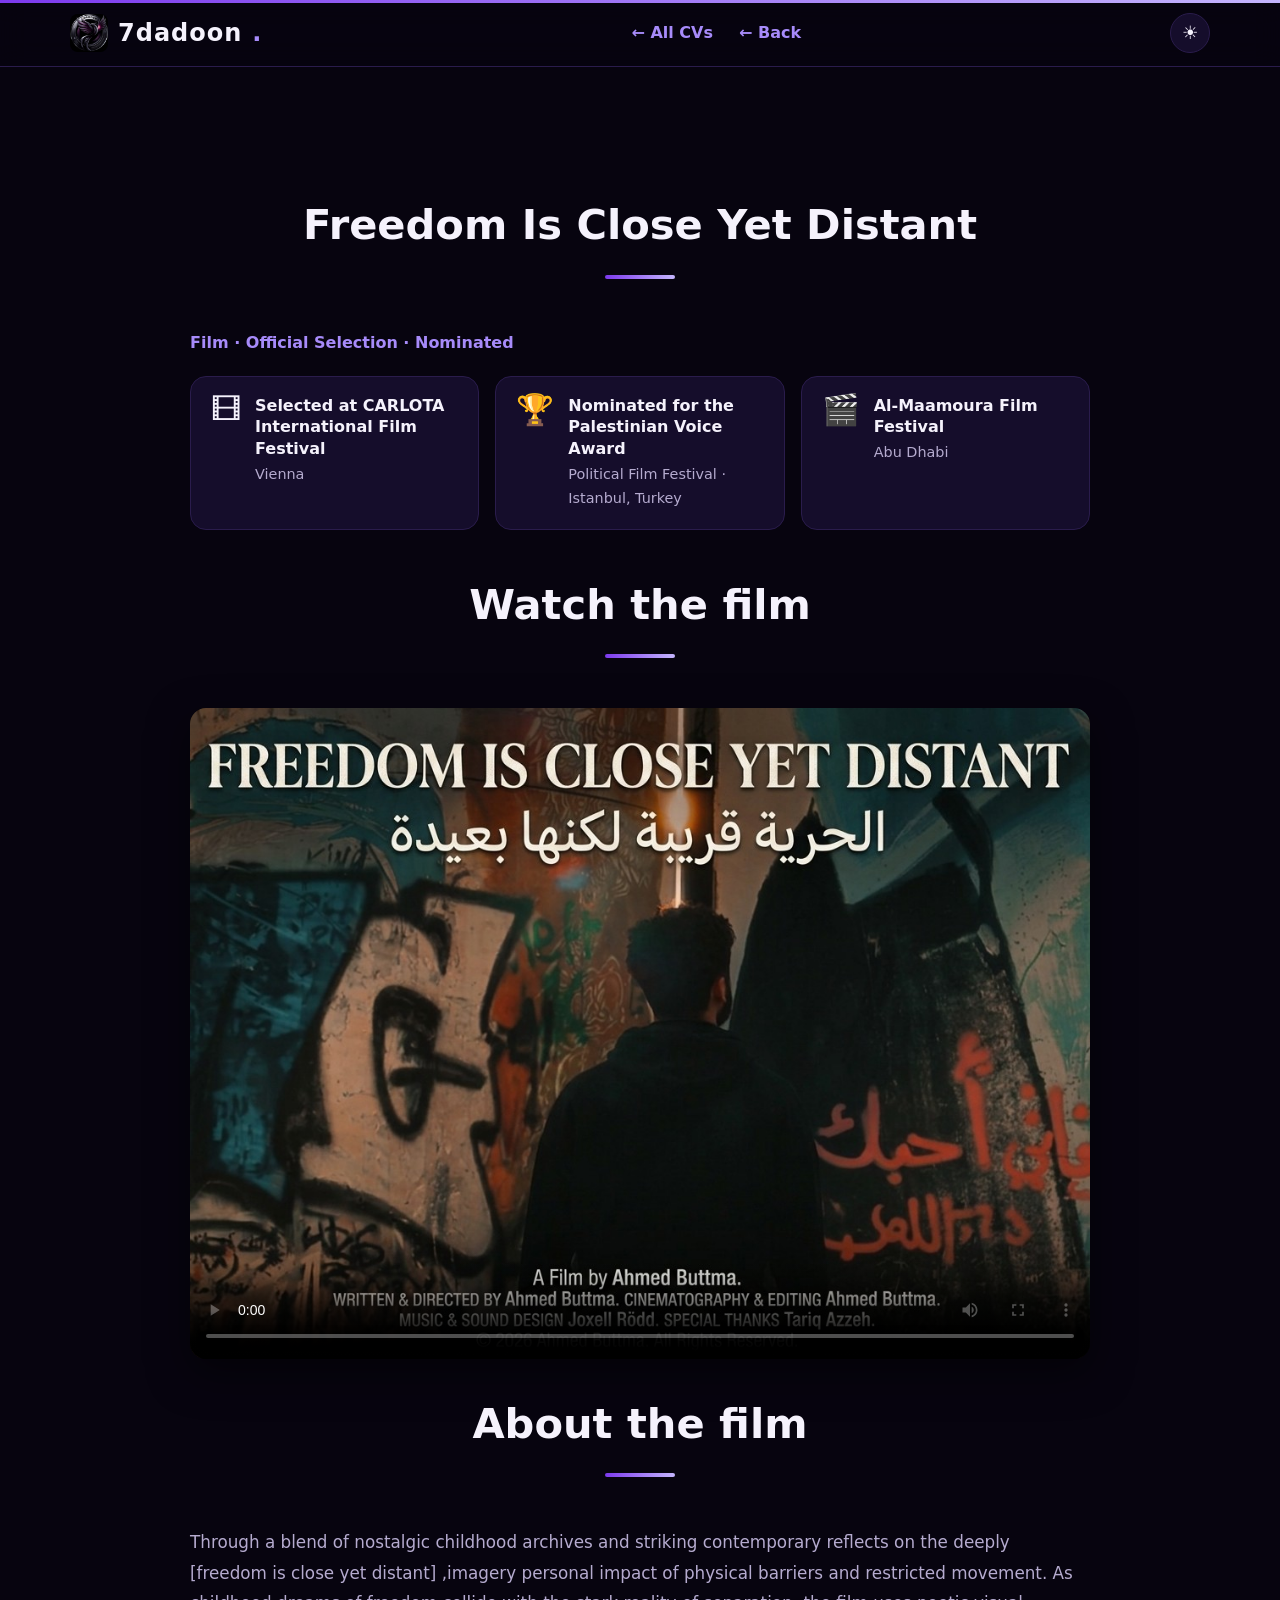
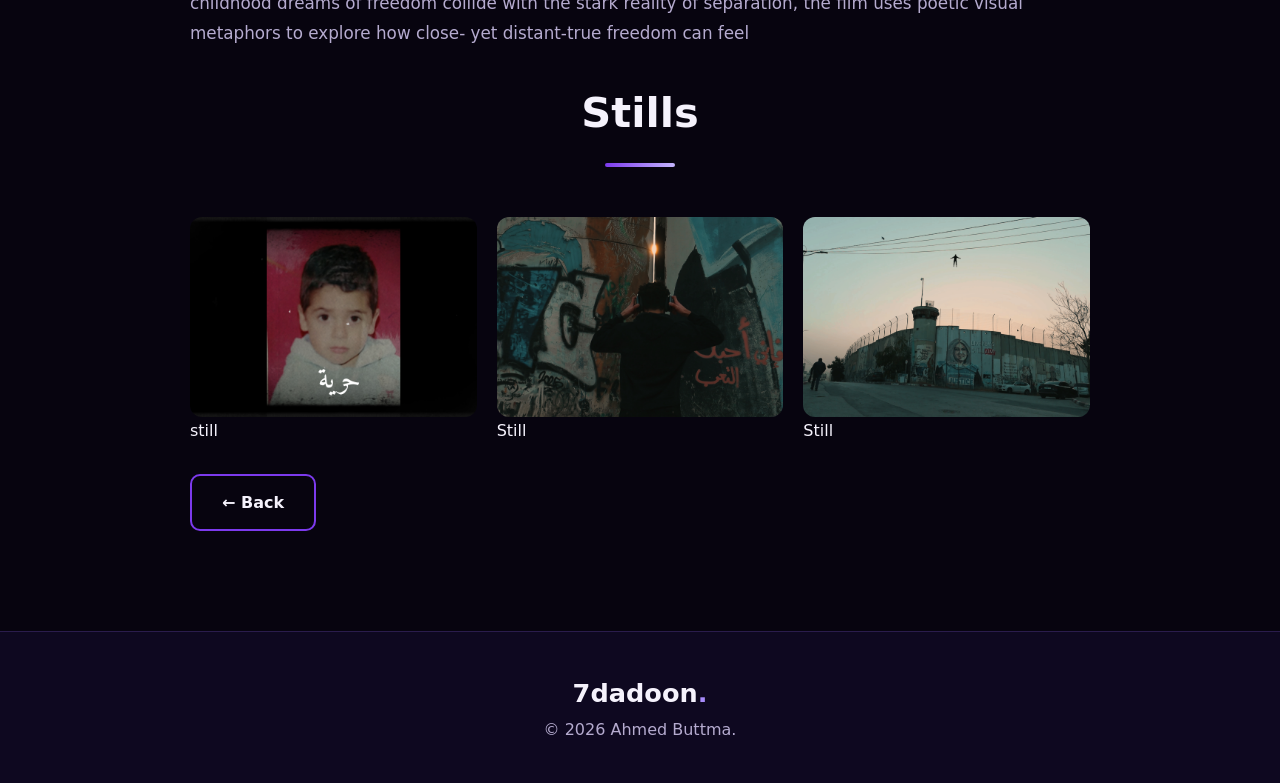
<file: project-freedom.html>
<!DOCTYPE html>
<html lang="en"><head><meta charset="UTF-8"><meta name="viewport" content="width=device-width, initial-scale=1.0">
<title>Freedom Is Close Yet Distant | Ahmed Buttma</title><link rel="stylesheet" href="style.css"></head>
<body id="top"><div class="progress-bar"></div>
<header class="site-header">
    <nav class="navbar" aria-label="Main navigation">
      <a href="index.html#home" class="logo"><img src="images/logo.jpg" alt="" class="logo-img">7dadoon<span>.</span></a>

      <ul class="nav-links"><li><a href="index.html#home" class="back">&larr; All CVs</a></li><li><a href="media.html#projects" class="back">&larr; Back</a></li></ul>

      <div class="nav-actions">
        <!-- CSS-only theme switch: the checkbox state is read by style.css -->
        <input type="checkbox" id="theme" class="sr-only">
        <label for="theme" class="theme-btn" title="Switch dark / light mode"></label>
      </div>
    </nav>
  </header>
<main><section class="section"><div class="container sub-page">
<h1 class="section-title">Freedom Is Close Yet Distant</h1><p class="tags-line">Film &middot; Official Selection &middot; Nominated</p>

<div class="laurels">
  <div class="laurel"><span class="laurel-icon">&#127902;</span><div><h3>Selected at CARLOTA International Film Festival</h3><p>Vienna</p></div></div>
  <div class="laurel"><span class="laurel-icon">&#127942;</span><div><h3>Nominated for the Palestinian Voice Award</h3><p>Political Film Festival &middot; Istanbul, Turkey</p></div></div>
  <div class="laurel"><span class="laurel-icon">&#127916;</span><div><h3>Al-Maamoura Film Festival</h3><p>Abu Dhabi</p></div></div>
</div>

<h2 class="section-title">Watch the film</h2>

  <video class="project-video" controls preload="metadata" playsinline poster="images/media-freedom.jpg">
      <source src="videos/0202.mp4" type="video/mp4">
    </video>

<h2 class="section-title">About the film</h2>
<p class="lead">Through a blend of nostalgic childhood archives and striking contemporary reflects on the deeply [freedom is close yet distant] ,imagery personal impact of physical barriers and restricted movement. As childhood dreams of freedom collide with the stark reality of separation, the film uses poetic visual metaphors to explore how close- yet distant-true freedom can feel</p>


<h2 class="section-title">Stills</h2><div class="photo-grid"><figure><img src="images/still0.jpg" alt=""><fig> still</fig></figure><figure><img src="images/still1.jpg" alt=""><fig>Still</fig></figure><figure><img src="images/still2.jpg" alt=""><fig>Still</fig></figure></div>
<p><a class="btn btn-outline" href="media.html#projects">&larr; Back</a></p>
</div></section></main>
<footer class="site-footer">
    <p class="footer-logo">7dadoon<span>.</span></p>
    <p>&copy; 2026 Ahmed Buttma. </p>
  </footer>
</body></html>
</file>
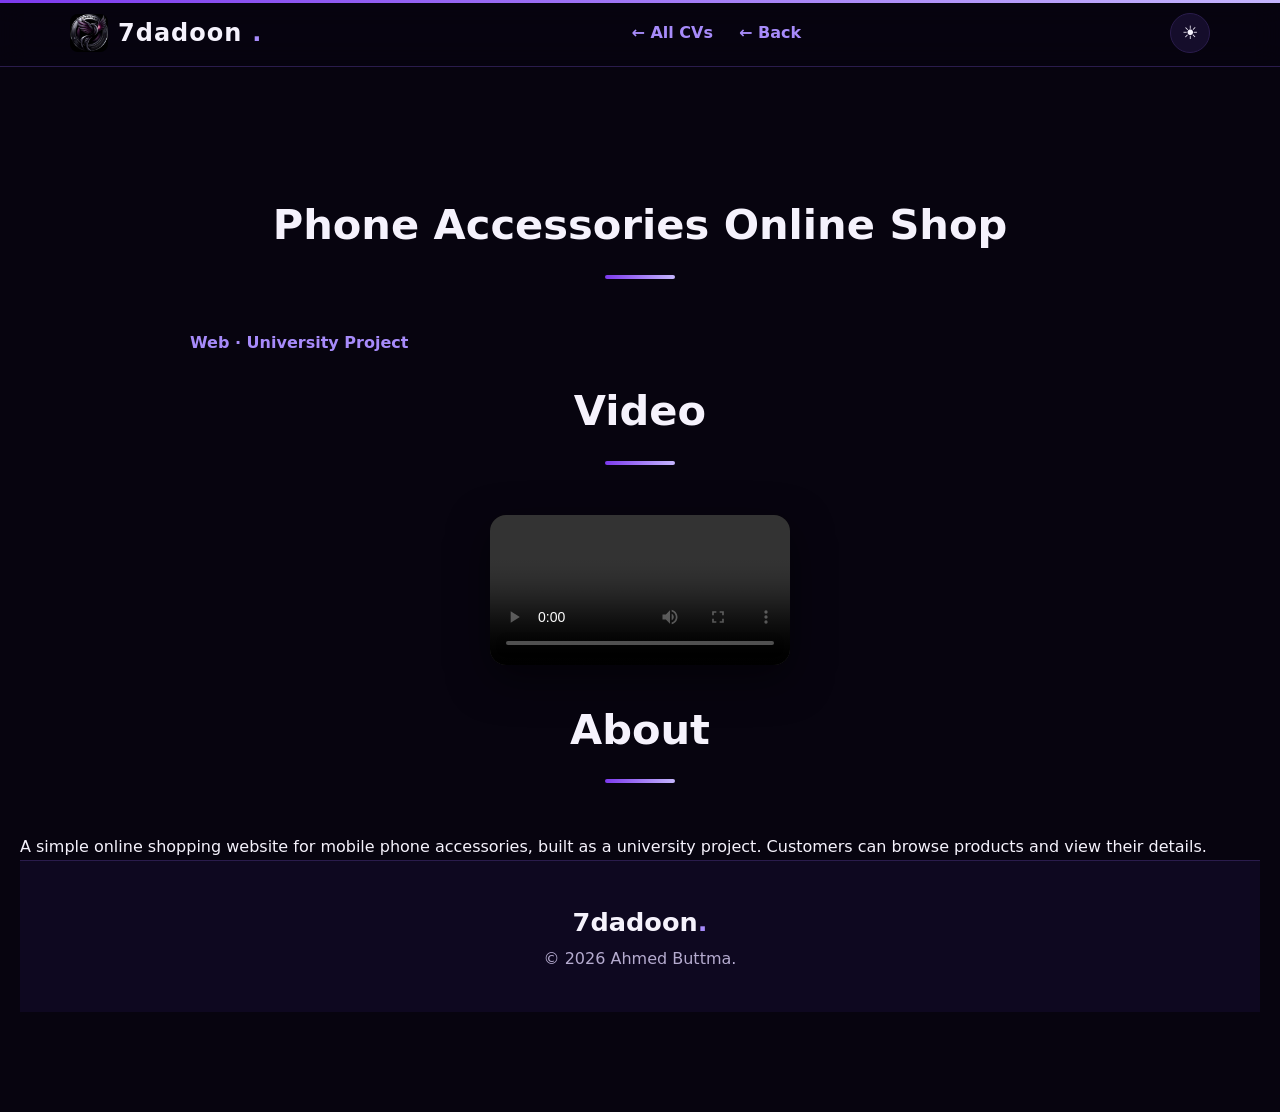
<file: project-shop.html>
<!DOCTYPE html>
<html lang="en"><head><meta charset="UTF-8"><meta name="viewport" content="width=device-width, initial-scale=1.0">
<title>Phone Accessories Online Shop | Ahmed Buttma</title><link rel="stylesheet" href="style.css"></head>
<body id="top"><div class="progress-bar"></div>
<header class="site-header">
    <nav class="navbar" aria-label="Main navigation">
      <a href="index.html#home" class="logo"><img src="images/logo.jpg" alt="" class="logo-img">7dadoon<span>.</span></a>

      <ul class="nav-links"><li><a href="index.html#home" class="back">&larr; All CVs</a></li><li><a href="software.html#projects" class="back">&larr; Back</a></li></ul>

      <div class="nav-actions">
        <!-- CSS-only theme switch: the checkbox state is read by style.css -->
        <input type="checkbox" id="theme" class="sr-only">
        <label for="theme" class="theme-btn" title="Switch dark / light mode"></label>
      </div>
    </nav>
  </header>
<main><section class="section"><div class="container sub-page">
<h1 class="section-title">Phone Accessories Online Shop</h1><p class="tags-line">Web · University Project</p><h2 class="section-title">Video</h2>
     </video>
                 <video class="project-video" controls preload="metadata" playsinline>
       <source src="videos/shop.mp4" type="video/mp4">
     </video>
     
</div><h2 class="section-title">About</h2><p class="lead">A simple online shopping website for mobile phone accessories, built as a university project. Customers can browse products and view their details.</p>
<footer class="site-footer">
    <p class="footer-logo">7dadoon<span>.</span></p>
    <p>&copy; 2026 Ahmed Buttma. </p>
  </footer>
</body></html>
</file>
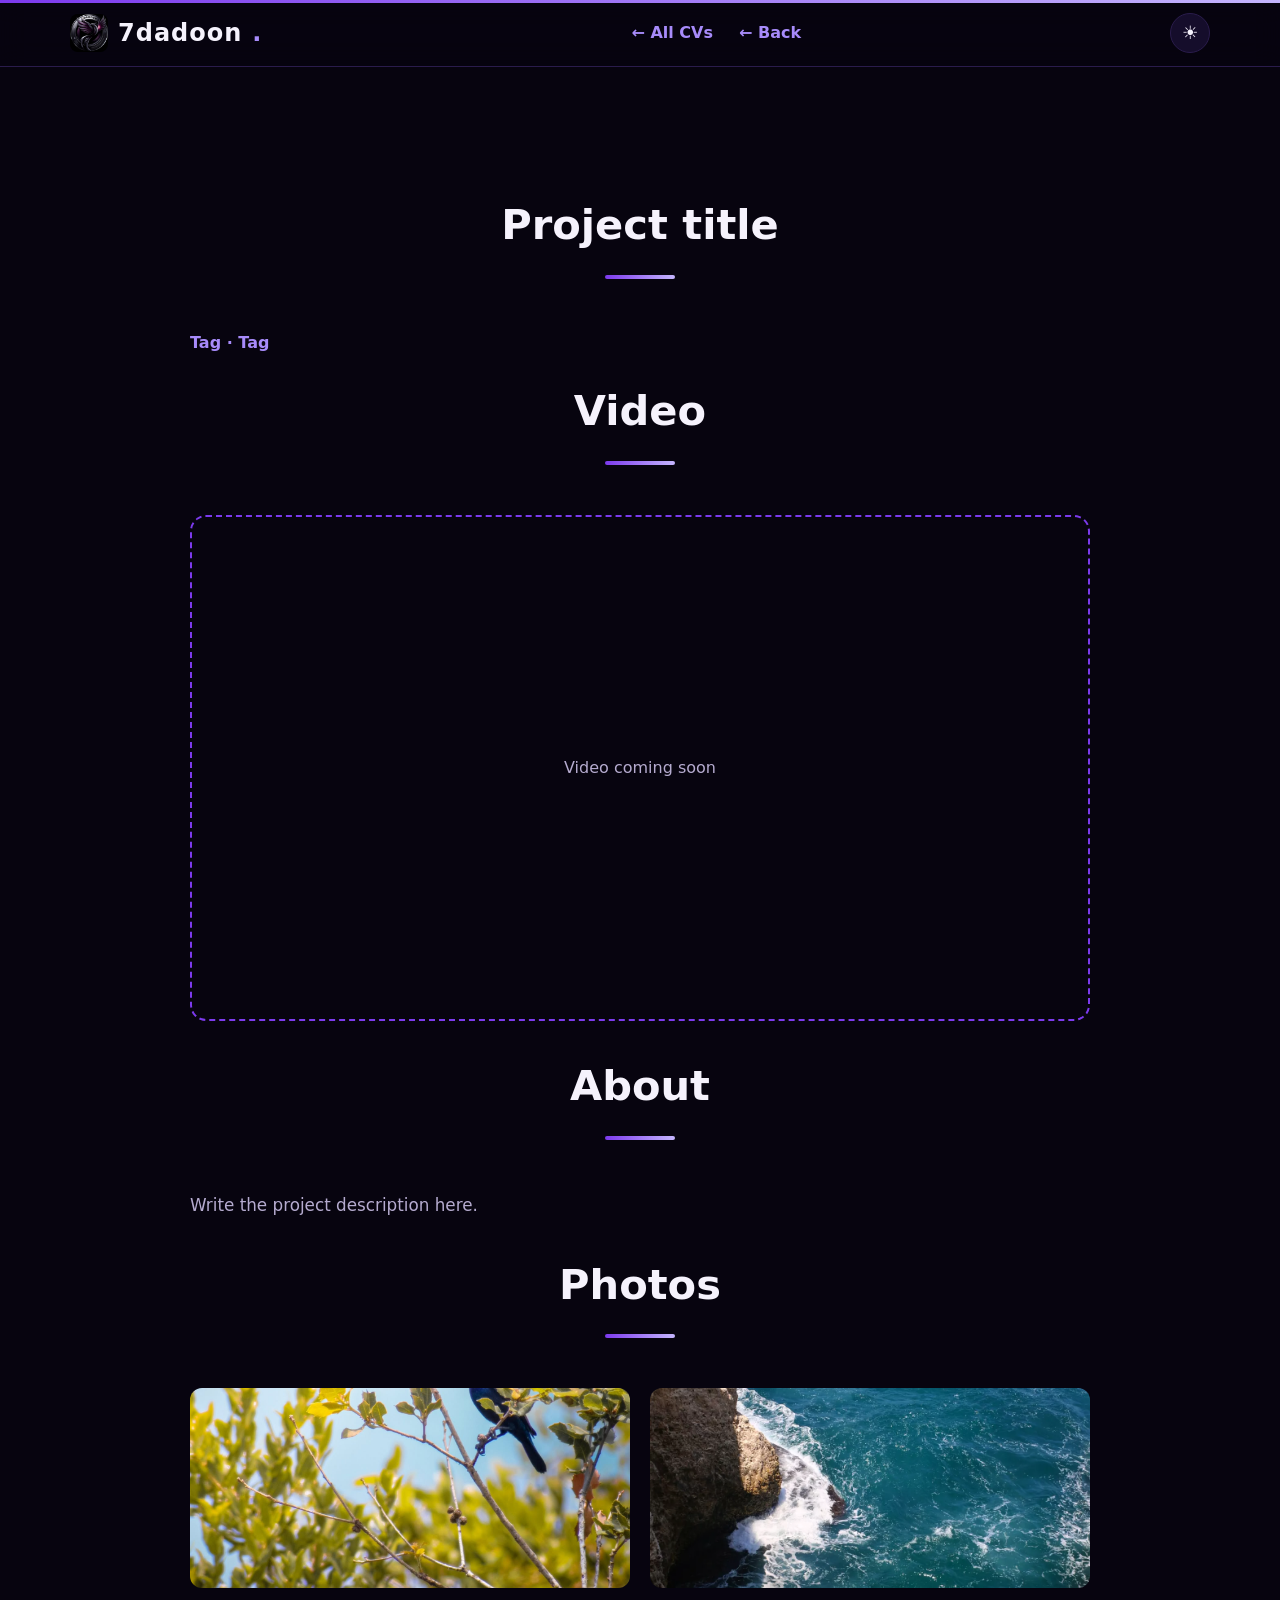
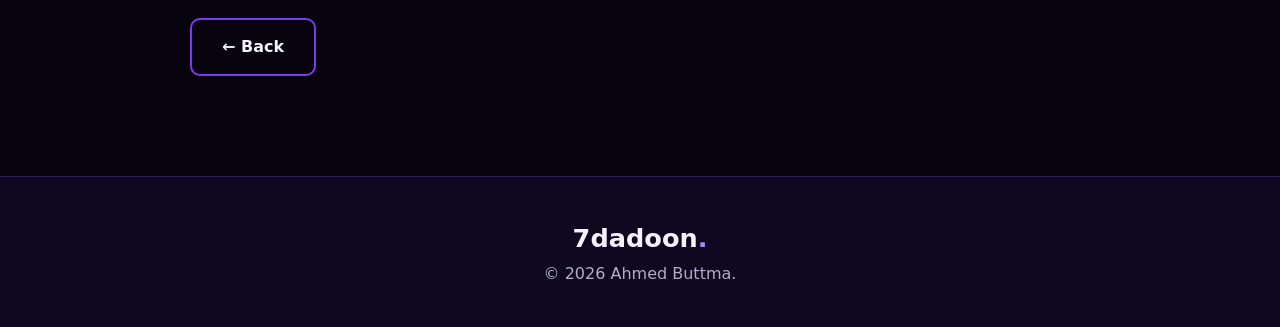
<file: project-template.html>
<!DOCTYPE html>
<html lang="en"><head><meta charset="UTF-8"><meta name="viewport" content="width=device-width, initial-scale=1.0">
<title>New Project | Ahmed Buttma</title><link rel="stylesheet" href="style.css"></head>
<body id="top"><div class="progress-bar"></div>
<header class="site-header">
    <nav class="navbar" aria-label="Main navigation">
      <a href="index.html#home" class="logo"><img src="images/logo.jpg" alt="" class="logo-img">7dadoon<span>.</span></a>

      <ul class="nav-links"><li><a href="index.html#home" class="back">&larr; All CVs</a></li><li><a href="media.html#projects" class="back">&larr; Back</a></li></ul>

      <div class="nav-actions">
        <!-- CSS-only theme switch: the checkbox state is read by style.css -->
        <input type="checkbox" id="theme" class="sr-only">
        <label for="theme" class="theme-btn" title="Switch dark / light mode"></label>
      </div>
    </nav>
  </header>
<main><section class="section"><div class="container sub-page">
<h1 class="section-title">Project title</h1><p class="tags-line">Tag · Tag</p><h2 class="section-title">Video</h2>
<div class="video-box"><span>Video coming soon</span>
<!-- Upload the video to YouTube, then replace this box with:
<iframe src="https://www.youtube.com/embed/VIDEO_ID" title="Project video" allowfullscreen></iframe> -->
</div><h2 class="section-title">About</h2><p class="lead">Write the project description here.</p><h2 class="section-title">Photos</h2><div class="photo-grid"><figure><img src="images/photo1.jpg" alt=""><fig></fig></figure><figure><img src="images/photo2.jpg" alt=""><fig></fig></figure></div>
<p><a class="btn btn-outline" href="media.html#projects">&larr; Back</a></p>
</div></section></main>
<footer class="site-footer">
    <p class="footer-logo">7dadoon<span>.</span></p>
    <p>&copy; 2026 Ahmed Buttma. </p>
  </footer>
</body></html>
</file>
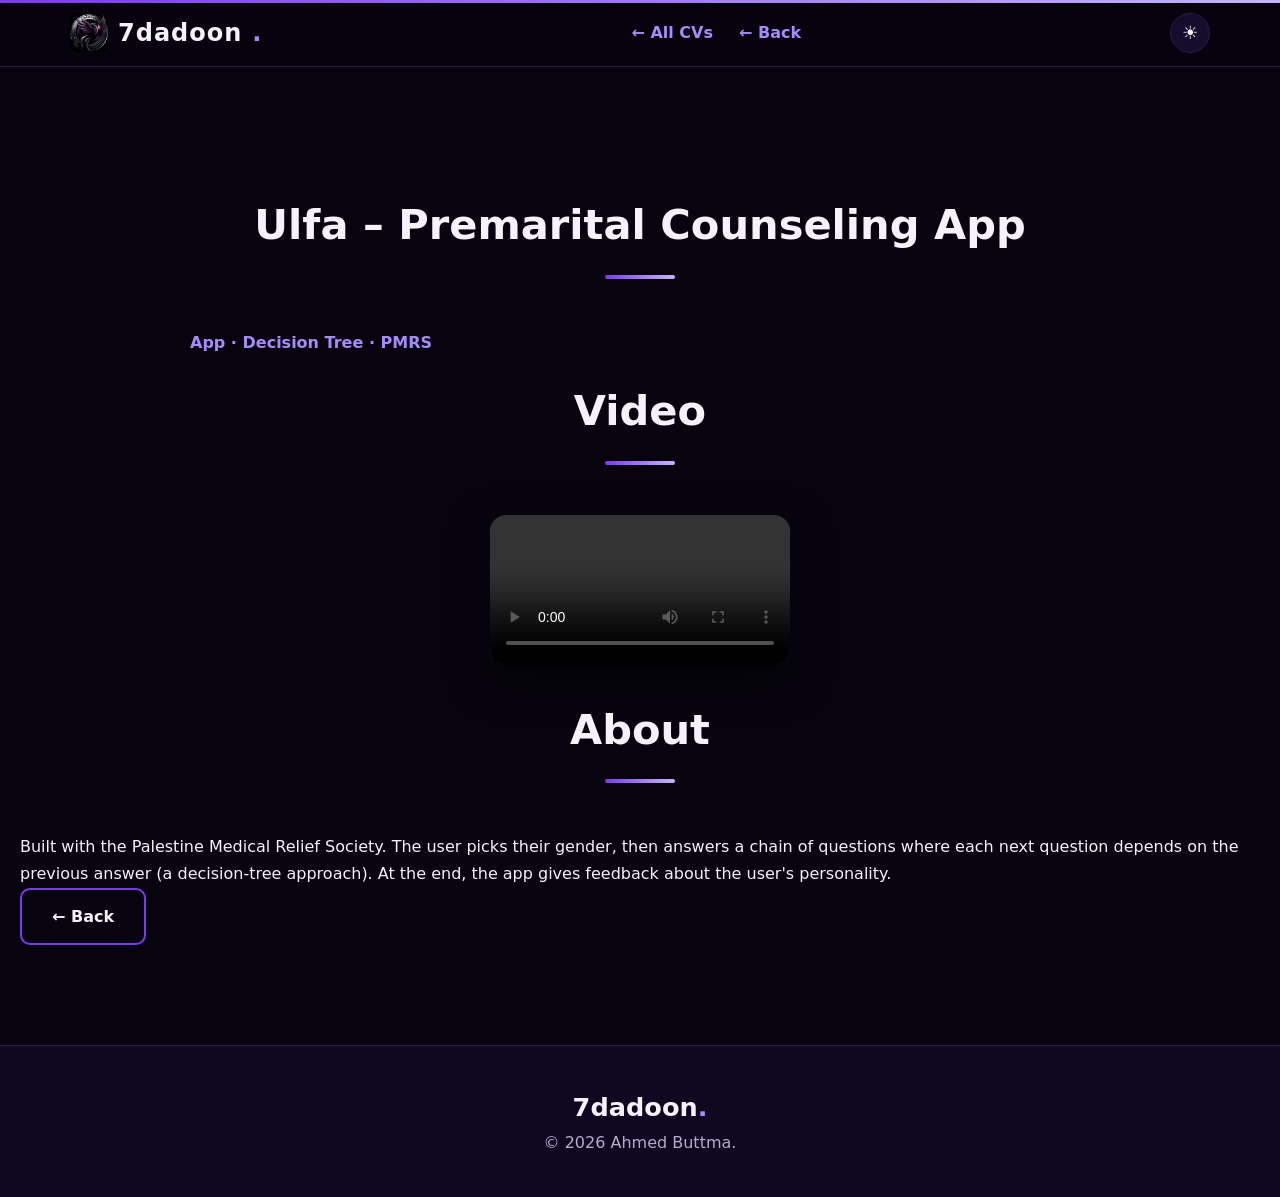
<file: project-ulfa.html>
<!DOCTYPE html>
<html lang="en"><head><meta charset="UTF-8"><meta name="viewport" content="width=device-width, initial-scale=1.0">
<title>Ulfa – Premarital Counseling App | Ahmed Buttma</title><link rel="stylesheet" href="style.css"></head>
<body id="top"><div class="progress-bar"></div>
<header class="site-header">
    <nav class="navbar" aria-label="Main navigation">
      <a href="index.html#home" class="logo"><img src="images/logo.jpg" alt="" class="logo-img">7dadoon<span>.</span></a>

      <ul class="nav-links"><li><a href="index.html#home" class="back">&larr; All CVs</a></li><li><a href="software.html#projects" class="back">&larr; Back</a></li></ul>

      <div class="nav-actions">
        <!-- CSS-only theme switch: the checkbox state is read by style.css -->
        <input type="checkbox" id="theme" class="sr-only">
        <label for="theme" class="theme-btn" title="Switch dark / light mode"></label>
      </div>
    </nav>
  </header>
<main><section class="section"><div class="container sub-page">
<h1 class="section-title">Ulfa – Premarital Counseling App</h1><p class="tags-line">App · Decision Tree · PMRS</p><h2 class="section-title">Video</h2>
  </video>
                 <video class="project-video" controls preload="metadata" playsinline>
       <source src="videos/ulfa.mp4" type="video/mp4">
     </video>
</div><h2 class="section-title">About</h2><p class="lead">Built with the Palestine Medical Relief Society. The user picks their gender, then answers a chain of questions where each next question depends on the previous answer (a decision-tree approach). At the end, the app gives feedback about the user's personality.</p>
<p><a class="btn btn-outline" href="software.html#projects">&larr; Back</a></p>
</div></section></main>
<footer class="site-footer">
    <p class="footer-logo">7dadoon<span>.</span></p>
    <p>&copy; 2026 Ahmed Buttma. </p>
  </footer>
</body></html>
</file>
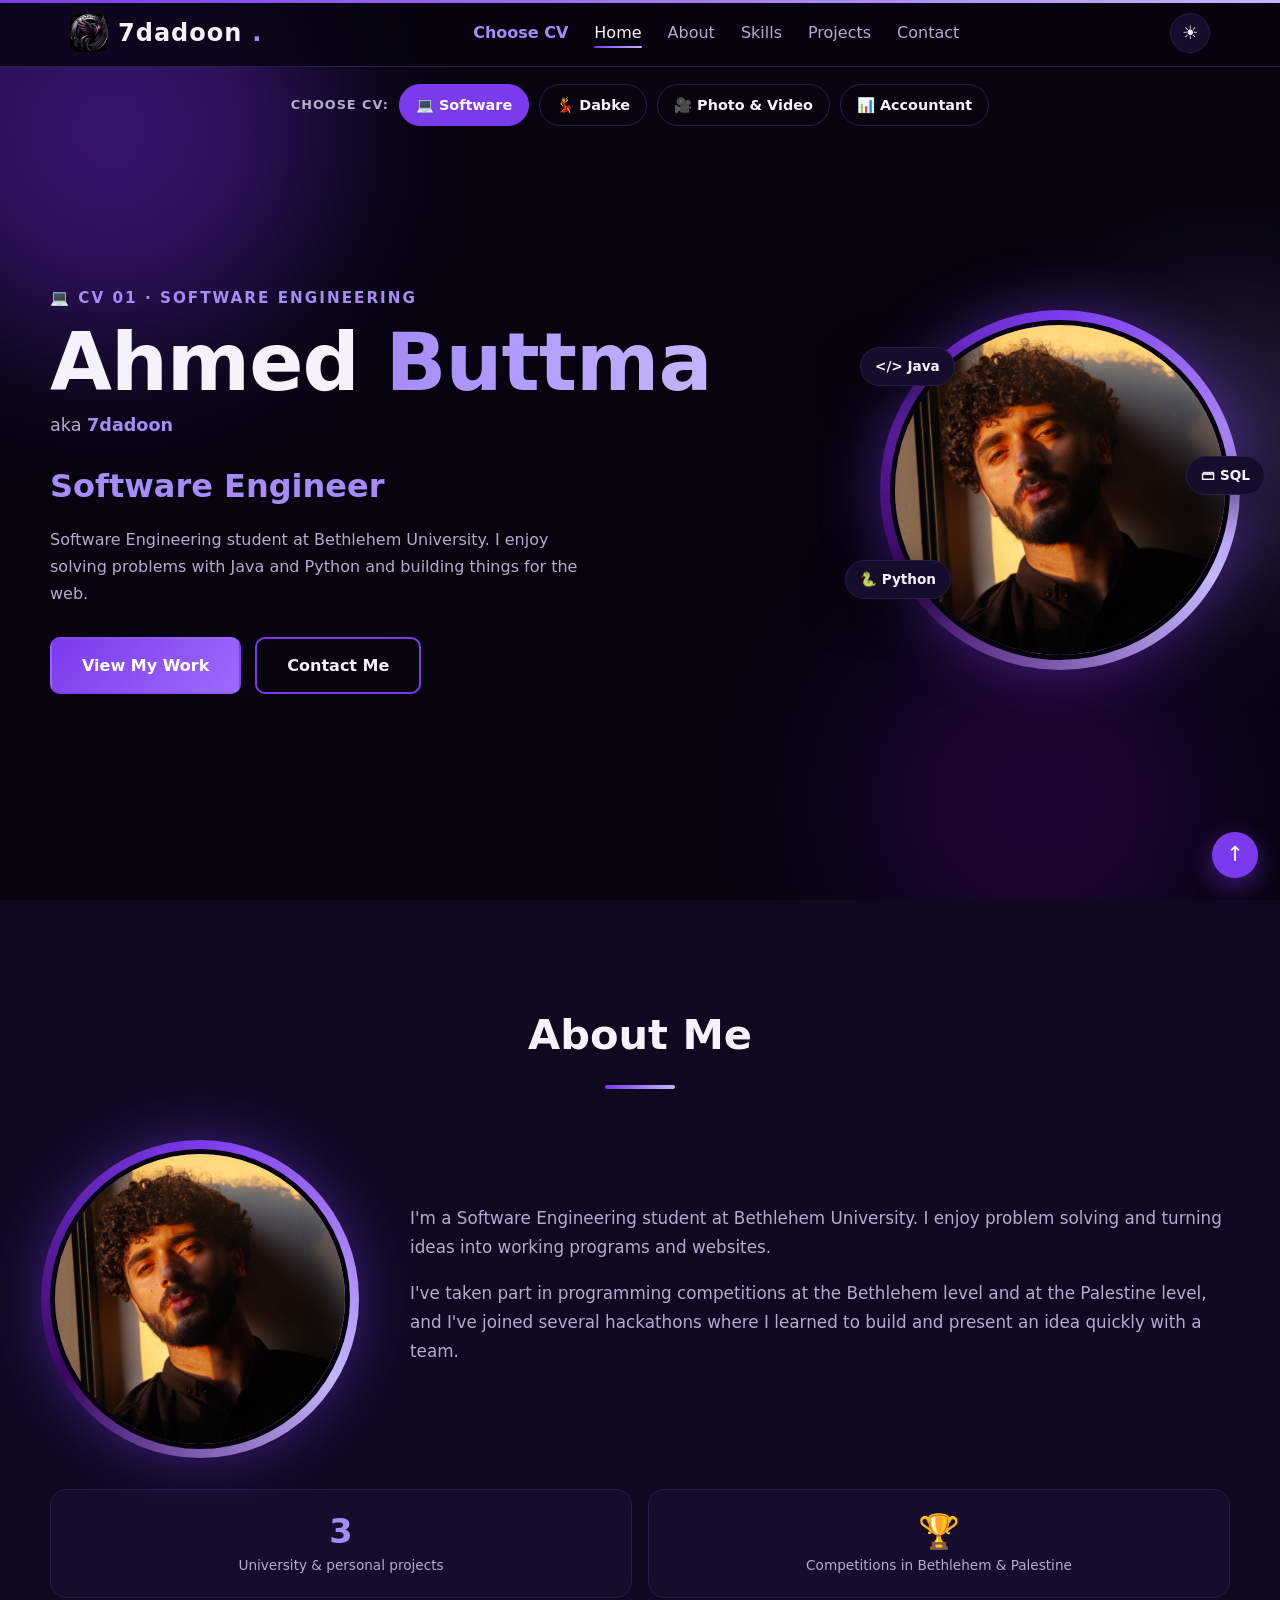
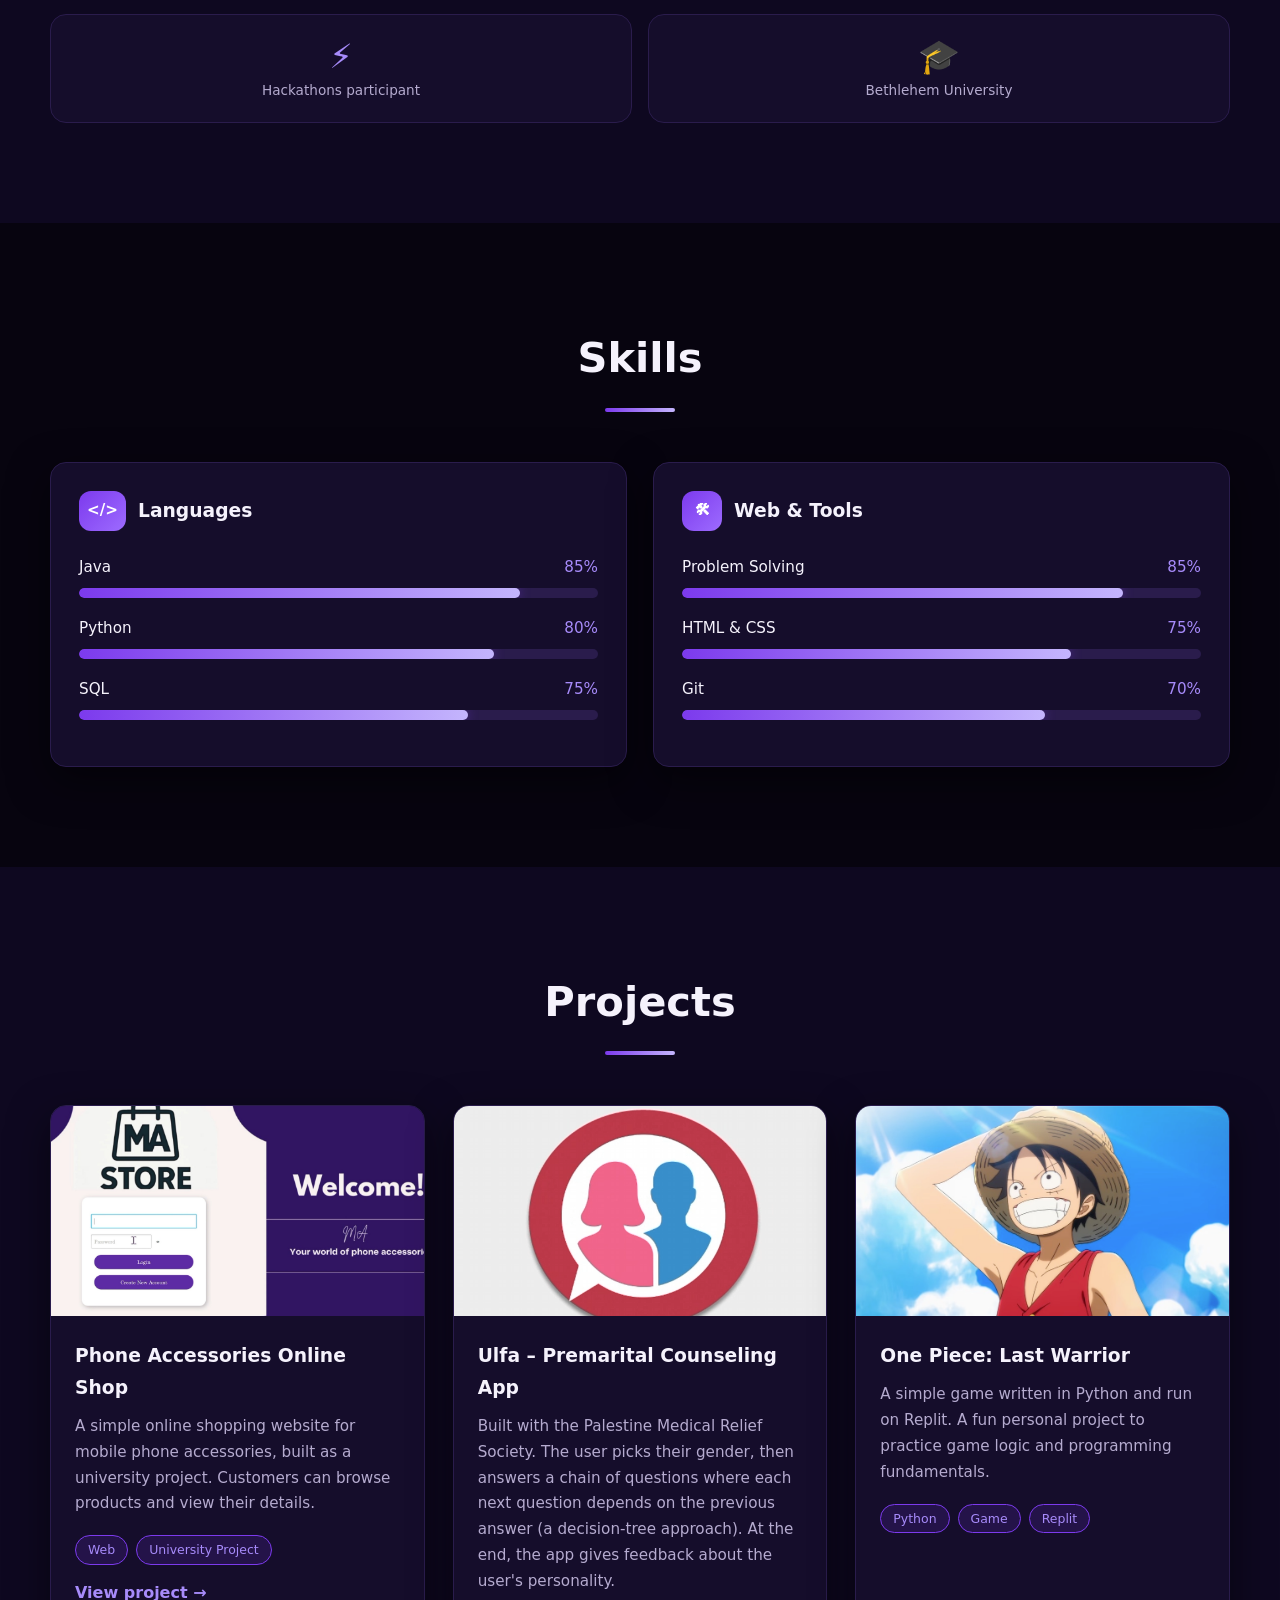
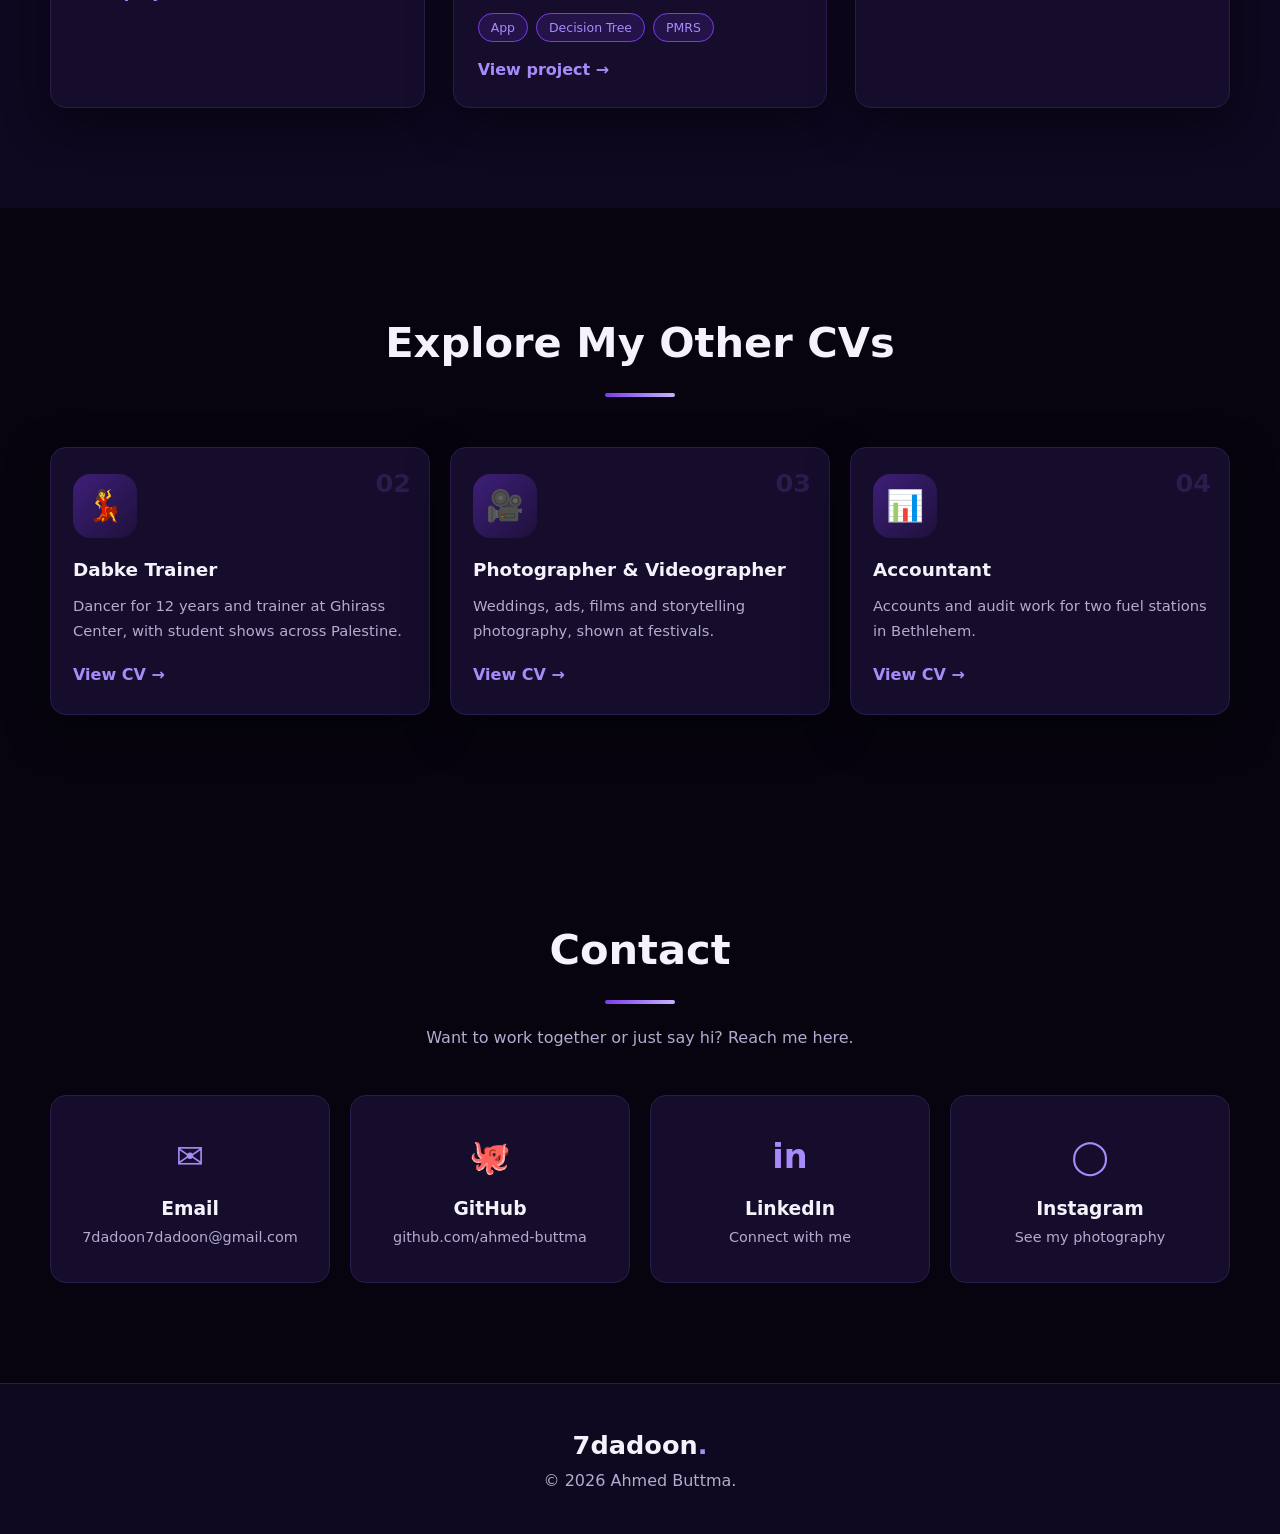
<file: software.html>
<!DOCTYPE html>
<html lang="en">
<head>
  <meta charset="UTF-8">
  <meta name="viewport" content="width=device-width, initial-scale=1.0">
  <meta name="description" content="Software Engineering student at Bethlehem University. I enjoy solving problems with Java and Python and building things for the web.">
  <title>Software Engineer | Ahmed Buttma</title>
  <link rel="stylesheet" href="style.css">
</head>
<body id="top">

  <!-- Scroll progress bar (CSS only) -->
  <div class="progress-bar"></div>

  <!-- ===== Navigation Bar ===== -->
  <header class="site-header">
    <nav class="navbar" aria-label="Main navigation">
      <a href="index.html#home" class="logo"><img src="images/logo.jpg" alt="" class="logo-img">7dadoon<span>.</span></a>

      <ul class="nav-links">
        <li><a href="index.html#home" class="back">Choose CV</a></li>
        <li><a href="#home" class="active">Home</a></li>
        <li><a href="#about">About</a></li>
        <li><a href="#skills">Skills</a></li>
        <li><a href="#projects">Projects</a></li>
        <li><a href="#contact">Contact</a></li>
      </ul>

      <div class="nav-actions">
        <!-- CSS-only theme switch: the checkbox state is read by style.css -->
        <input type="checkbox" id="theme" class="sr-only">
        <label for="theme" class="theme-btn" title="Switch dark / light mode"></label>
      </div>
    </nav>
  </header>

  <main>

    <!-- ===== Hero ===== -->
    <section id="home" class="hero has-strip">
      <div class="cv-strip"><span>Choose CV:</span><a href="software.html" class="on">💻 Software</a><a href="dabke.html">💃 Dabke</a><a href="media.html">🎥 Photo &amp; Video</a><a href="accounting.html">📊 Accountant</a></div>
            <div class="blob blob-1"></div>
      <div class="blob blob-2"></div>
      <div class="blob blob-3"></div>

      <div class="hero-inner">
        <div class="hero-text">
          <p class="hello">&#128187; CV 01 &middot; Software Engineering</p>
          <h1>Ahmed <span class="grad">Buttma</span></h1>
          <p class="nickname">aka <strong>7dadoon</strong></p>
          <h2 class="role-title">Software Engineer</h2>
          <p class="hero-desc">Software Engineering student at Bethlehem University. I enjoy solving problems with Java and Python and building things for the web.</p>
          <div class="hero-buttons">
            <a href="#projects" class="btn btn-primary">View My Work</a>
            <a href="#contact" class="btn btn-outline">Contact Me</a>
          </div>
        </div>

        <div class="hero-image">
          <div class="ring"></div>
          <!-- Replace images/profile.jpg with your own photo -->
          <img src="images/profile.jpg" alt="Portrait of Ahmed Buttma">
          <span class="float-badge fb-1">&lt;/&gt; Java</span>
          <span class="float-badge fb-2">&#128013; Python</span>
          <span class="float-badge fb-3">&#128451; SQL</span>
        </div>
      </div>
    </section>

    <!-- ===== About Me ===== -->
    <section id="about" class="section alt">
      <div class="container">
        <h2 class="section-title reveal">About Me</h2>

        <div class="about-wrap has-photo">
        <div class="about-top">
          <div class="about-photo reveal from-left">
            <div class="ring"></div>
            <img src="images/profile.jpg" alt="Portrait of Ahmed Buttma">
          </div>
          <div class="about-text reveal from-right">
            <p>I'm a Software Engineering student at Bethlehem University. I enjoy problem solving and turning ideas into working programs and websites.</p>
            <p>I've taken part in programming competitions at the Bethlehem level and at the Palestine level, and I've joined several hackathons where I learned to build and present an idea quickly with a team.</p>
          </div>
        </div>

          <div class="stats reveal from-right">
            <div class="stat-card">
              <h3><span class="count" style="--num: 3">3</span></h3>
              <p>University &amp; personal projects</p>
            </div>
            <div class="stat-card">
              <h3>&#127942;</h3>
              <p>Competitions in Bethlehem &amp; Palestine</p>
            </div>
            <div class="stat-card">
              <h3>&#9889;</h3>
              <p>Hackathons participant</p>
            </div>
            <div class="stat-card">
              <h3>&#127891;</h3>
              <p>Bethlehem University</p>
            </div>
          </div>
        </div>
      </div>
    </section>

    <!-- ===== Skills ===== -->
    <section id="skills" class="section">
      <div class="container">
        <h2 class="section-title reveal">Skills</h2>

        <div class="skills-grid">
          <div class="skills-box reveal">
            <h3><span class="box-icon">&lt;/&gt;</span> Languages</h3>
            <div class="skill">
              <div class="skill-info"><span>Java</span><span>85%</span></div>
              <div class="bar"><div class="fill" style="--w: 85%;"></div></div>
            </div>
            <div class="skill">
              <div class="skill-info"><span>Python</span><span>80%</span></div>
              <div class="bar"><div class="fill" style="--w: 80%;"></div></div>
            </div>
            <div class="skill">
              <div class="skill-info"><span>SQL</span><span>75%</span></div>
              <div class="bar"><div class="fill" style="--w: 75%;"></div></div>
            </div>
          </div>
          <div class="skills-box reveal">
            <h3><span class="box-icon">&#128736;</span> Web &amp; Tools</h3>
            <div class="skill">
              <div class="skill-info"><span>Problem Solving</span><span>85%</span></div>
              <div class="bar"><div class="fill" style="--w: 85%;"></div></div>
            </div>
            <div class="skill">
              <div class="skill-info"><span>HTML &amp; CSS</span><span>75%</span></div>
              <div class="bar"><div class="fill" style="--w: 75%;"></div></div>
            </div>
            <div class="skill">
              <div class="skill-info"><span>Git</span><span>70%</span></div>
              <div class="bar"><div class="fill" style="--w: 70%;"></div></div>
            </div>
          </div>
        </div>
      </div>
    </section>

    <!-- ===== Projects ===== -->
    <section id="projects" class="section alt">
      <div class="container">
        <h2 class="section-title reveal">Projects</h2>

        <div class="projects-grid">
          <article class="project-card reveal">
            <div class="project-img"><img src="images/shop.jpg" alt="Online phone accessories shop website"></div>
            <div class="project-body">
              <h3>Phone Accessories Online Shop</h3>
              <p>A simple online shopping website for mobile phone accessories, built as a university project. Customers can browse products and view their details.</p>
              <div class="tags"><span>Web</span><span>University Project</span></div>
            <a class="card-link" href="project-shop.html">View project &rarr;</a>
            </div>
          </article>
          <article class="project-card reveal">
            <div class="project-img"><img src="images/ulfa.jpg" alt="Ulfa premarital counseling app"></div>
            <div class="project-body">
              <h3>Ulfa &ndash; Premarital Counseling App</h3>
              <p>Built with the Palestine Medical Relief Society. The user picks their gender, then answers a chain of questions where each next question depends on the previous answer (a decision-tree approach). At the end, the app gives feedback about the user's personality.</p>
              <div class="tags"><span>App</span><span>Decision Tree</span><span>PMRS</span></div>
            <a class="card-link" href="project-ulfa.html">View project &rarr;</a>
            </div>
          </article>
          <article class="project-card reveal">
            <div class="project-img"><img src="images/onepiece.jpg" alt="One Piece Last Warrior game"></div>
            <div class="project-body">
              <h3>One Piece: Last Warrior</h3>
              <p>A simple game written in Python and run on Replit. A fun personal project to practice game logic and programming fundamentals.</p>
              <div class="tags"><span>Python</span><span>Game</span><span>Replit</span></div>
            </div>
          </article>
        </div>
      </div>
    </section>

    <!-- ===== Other CVs ===== -->
    <section class="section" id="other-cvs">
      <div class="container">
        <h2 class="section-title reveal">Explore My Other CVs</h2>
        <div class="cv-grid mini">
          <a class="cv-card" href="dabke.html" style="--i: 0">
            <span class="cv-num">02</span>
            <span class="cv-icon">&#128131;</span>
            <h3>Dabke Trainer</h3>
            <p>Dancer for 12 years and trainer at Ghirass Center, with student shows across Palestine.</p>
            <span class="cv-link">View CV <span>&rarr;</span></span>
          </a>
          <a class="cv-card" href="media.html" style="--i: 1">
            <span class="cv-num">03</span>
            <span class="cv-icon">&#127909;</span>
            <h3>Photographer &amp; Videographer</h3>
            <p>Weddings, ads, films and storytelling photography, shown at festivals.</p>
            <span class="cv-link">View CV <span>&rarr;</span></span>
          </a>
          <a class="cv-card" href="accounting.html" style="--i: 2">
            <span class="cv-num">04</span>
            <span class="cv-icon">&#128202;</span>
            <h3>Accountant</h3>
            <p>Accounts and audit work for two fuel stations in Bethlehem.</p>
            <span class="cv-link">View CV <span>&rarr;</span></span>
          </a>
        </div>
      </div>
    </section>

    <!-- ===== Contact ===== -->
    <section id="contact" class="section">
      <div class="container">
        <h2 class="section-title reveal">Contact</h2>
        <p class="section-sub reveal">Want to work together or just say hi? Reach me here.</p>

        <div class="contact-cards">
          <!-- TODO: replace the href values below with your real links -->
          <a class="contact-card reveal" href="mailto:7dadoon7dadoon@gmail.com">
            <span class="icon">&#9993;</span>
            <h3>Email</h3>
            <p>7dadoon7dadoon@gmail.com</p>
          </a>
          <a class="contact-card reveal" href="https://github.com/ahmed-buttma" target="_blank" rel="noopener">
            <span class="icon">&#128025;</span>
            <h3>GitHub</h3>
            <p>github.com/ahmed-buttma</p>
          </a>
          <a class="contact-card reveal" href="https://www.linkedin.com/in/ahmed-buttma-732717351/?isSelfProfile=true" target="_blank" rel="noopener">
            <span class="icon">in</span>
            <h3>LinkedIn</h3>
            <p>Connect with me</p>
          </a>
          <a class="contact-card reveal" href="https://www.instagram.com/7dadoon_/" target="_blank" rel="noopener">
            <span class="icon">&#9711;</span>
            <h3>Instagram</h3>
            <p>See my photography</p>
          </a>
        </div>
      </div>
    </section>

  </main>

  <!-- ===== Footer ===== -->
  <footer class="site-footer">
    <p class="footer-logo">7dadoon<span>.</span></p>
    <p>&copy; 2026 Ahmed Buttma. </p>
  </footer>

  <!-- Back to top -->
  <a href="#top" class="to-top" aria-label="Back to top">&uarr;</a>

</body>
</html>
</file>
<file: style.css>
/* =========================================================
   Ahmed Buttma - Portfolio  (pure HTML + CSS, no JavaScript, no frameworks)
   Theme: midnight purple / black / white (dark by default)
   Layout: Flexbox + Grid | Responsive: phone, tablet, laptop, big screens
   One stylesheet is shared by all pages:
   index.html, software.html, dabke.html, media.html, accounting.html
   ========================================================= */

/* ---------- 1. Color variables (CSS custom properties) ---------- */
:root {
  --bg: #07040f;
  --bg-alt: #0e0820;
  --card: #150d2b;
  --text: #f5f2fc;
  --muted: #b5abcf;
  --primary: #7c3aed;
  --primary-light: #a78bfa;
  --accent: #c4b5fd;
  --border: #2a1c4c;
  --glow: rgba(124, 58, 237, 0.45);
  --shadow: 0 14px 40px rgba(0, 0, 0, 0.5);
  --header-bg: rgba(7, 4, 15, 0.8);
  --radius: 16px;
}

/* Light mode: when the hidden checkbox #theme is checked, the same
   variables get new values (CSS-only toggle using :has) */
:root:has(#theme:checked) {
  --bg: #ffffff;
  --bg-alt: #f4f0fc;
  --card: #ffffff;
  --text: #170f2b;
  --muted: #5d5478;
  --primary: #5b21b6;
  --primary-light: #7c3aed;
  --accent: #6d28d9;
  --border: #ddd3f2;
  --glow: rgba(124, 58, 237, 0.25);
  --shadow: 0 14px 40px rgba(60, 20, 120, 0.12);
  --header-bg: rgba(255, 255, 255, 0.85);
}

/* ---------- 2. Reset & base ---------- */
* { margin: 0; padding: 0; box-sizing: border-box; }

html {
  scroll-behavior: smooth;
  scroll-padding-top: 76px;      /* fixed navbar won't hide section titles */
  -webkit-text-size-adjust: 100%;
}

body {
  font-family: "Segoe UI", system-ui, -apple-system, Tahoma, Arial, sans-serif;
  background: var(--bg);
  color: var(--text);
  line-height: 1.7;
  overflow-x: hidden;
  transition: background 0.4s, color 0.4s;
}

img { max-width: 100%; display: block; }
a { color: inherit; text-decoration: none; }
ul { list-style: none; }

.container { max-width: 1180px; margin: 0 auto; }
::selection { background: var(--primary); color: #fff; }

/* visually hidden (but still focusable) - used by the theme checkbox */
.sr-only {
  position: absolute;
  width: 1px; height: 1px;
  overflow: hidden;
  clip: rect(0 0 0 0);
  white-space: nowrap;
}

/* ---------- 3. Navigation bar (Flexbox) ---------- */
.site-header {
  position: fixed;
  top: 0; width: 100%;
  background: var(--header-bg);
  -webkit-backdrop-filter: blur(14px);
  backdrop-filter: blur(14px);
  border-bottom: 1px solid var(--border);
  z-index: 200;
}

.navbar {
  max-width: 1180px;
  margin: 0 auto;
  padding: 0 20px;
  height: 66px;
  display: flex;
  align-items: center;
  justify-content: space-between;
  gap: 20px;
}

.logo { font-size: 1.5rem; font-weight: 800; letter-spacing: 1px; }
.logo span { color: var(--primary-light); }

.nav-links { display: flex; align-items: center; gap: 26px; }

.nav-links a {
  position: relative;
  font-weight: 500;
  color: var(--muted);
  padding: 4px 0;
  transition: color 0.25s;
}
.nav-links a:hover,
.nav-links a.active { color: var(--text); }

.nav-links a::after {            /* animated underline */
  content: "";
  position: absolute;
  left: 0; bottom: -2px;
  width: 0; height: 2px;
  background: linear-gradient(90deg, var(--primary), var(--accent));
  border-radius: 2px;
  transition: width 0.3s;
}
.nav-links a:hover::after,
.nav-links a.active::after { width: 100%; }

.nav-links a.back { color: var(--primary-light); font-weight: 600; }

/* CSS-only dark / light switch */
.theme-btn {
  display: flex;
  align-items: center; justify-content: center;
  width: 40px; height: 40px;
  background: var(--card);
  color: var(--text);
  border: 1px solid var(--border);
  border-radius: 50%;
  font-size: 1.15rem;
  cursor: pointer;
  user-select: none;
  transition: transform 0.4s, background 0.3s, color 0.3s;
}
.theme-btn::before { content: "\2600"; }                         /* sun: click to go light */
:root:has(#theme:checked) .theme-btn::before { content: "\263E"; }  /* moon: click to go dark */
.theme-btn:hover { transform: rotate(35deg) scale(1.1); background: var(--primary); color: #fff; }
#theme:focus-visible + .theme-btn { outline: 2px solid var(--primary-light); outline-offset: 3px; }

/* ---------- 4. Scroll progress bar (scroll-driven animation) ---------- */
.progress-bar { display: none; }

@supports (animation-timeline: scroll()) {
  .progress-bar {
    display: block;
    position: fixed;
    top: 0; left: 0;
    width: 100%; height: 3px;
    background: linear-gradient(90deg, var(--primary), var(--accent));
    transform-origin: left;
    z-index: 300;
    animation: progress linear;
    animation-timeline: scroll(root);
  }
}
@keyframes progress { from { transform: scaleX(0); } to { transform: scaleX(1); } }

/* ---------- 5. Hero ---------- */
.hero {
  position: relative;
  min-height: 100vh;
  min-height: 100svh;
  display: flex;
  align-items: center;
  padding: 110px 20px 70px;
  overflow: hidden;
}

/* floating gradient blobs in the background */
.blob {
  position: absolute;
  border-radius: 50%;
  filter: blur(80px);
  opacity: 0.45;
  z-index: 0;
  animation: float 12s ease-in-out infinite;
}
.blob-1 { width: 420px; height: 420px; background: #6d28d9; top: -80px; left: -100px; }
.blob-2 { width: 360px; height: 360px; background: #3b0764; bottom: -80px; right: 5%; animation-delay: -4s; }
.blob-3 { width: 260px; height: 260px; background: #a78bfa; top: 35%; right: -80px; opacity: 0.25; animation-delay: -8s; }
:root:has(#theme:checked) .blob { opacity: 0.22; }

@keyframes float {
  0%, 100% { transform: translate(0, 0) scale(1); }
  50%      { transform: translate(40px, -40px) scale(1.12); }
}
@keyframes fadeUp {
  from { opacity: 0; transform: translateY(30px); }
  to   { opacity: 1; transform: translateY(0); }
}

.hero-inner {
  position: relative;
  z-index: 1;
  width: 100%;
  max-width: 1180px;
  margin: 0 auto;
  display: flex;
  align-items: center;
  justify-content: space-between;
  gap: 50px;
}

.hero-text { flex: 1; animation: fadeUp 1s ease backwards; }

.hello { color: var(--primary-light); font-weight: 600; letter-spacing: 2px; text-transform: uppercase; font-size: 0.95rem; }

.hero h1 {
  font-size: clamp(2.6rem, 7vw, 5rem);
  line-height: 1.05;
  margin: 10px 0 6px;
  letter-spacing: -1px;
}
.grad {
  background: linear-gradient(90deg, var(--primary-light), var(--accent), var(--primary));
  background-size: 200% auto;
  -webkit-background-clip: text;
  background-clip: text;
  -webkit-text-fill-color: transparent;
  animation: shine 5s linear infinite;
}
@keyframes shine { to { background-position: 200% center; } }

.nickname { color: var(--muted); font-size: 1.1rem; }
.nickname strong { color: var(--primary-light); }

.role-title { font-size: clamp(1.3rem, 3.2vw, 2rem); font-weight: 600; margin: 18px 0 12px; color: var(--primary-light); }
.hero-desc { color: var(--muted); max-width: 540px; margin-bottom: 30px; }

.hero-buttons { display: flex; flex-wrap: wrap; gap: 14px; }

.btn {
  display: inline-block;
  padding: 13px 30px;
  border-radius: 10px;
  font-weight: 600;
  border: 2px solid var(--primary);
  transition: transform 0.25s, box-shadow 0.25s, background 0.25s, color 0.25s;
}
.btn:hover { transform: translateY(-4px); box-shadow: 0 10px 26px var(--glow); }
.btn-primary { background: linear-gradient(135deg, var(--primary), #9d6bff); border-color: transparent; color: #fff; }
.btn-outline { background: transparent; color: var(--text); }
.btn-outline:hover { background: var(--primary); color: #fff; }

/* profile picture with rotating ring and floating badges */
.hero-image {
  position: relative;
  flex: 0 0 340px;
  width: 340px; height: 340px;
  animation: fadeUp 1s 0.2s ease backwards;
}
.hero-image img {
  position: relative;
  width: 100%; height: 100%;
  object-fit: cover;
  border-radius: 50%;
  border: 5px solid var(--bg);
  z-index: 1;
}
.ring {
  position: absolute;
  inset: -10px;
  border-radius: 50%;
  background: conic-gradient(var(--primary), var(--accent), #3b0764, var(--primary));
  filter: drop-shadow(0 0 30px var(--glow));
  animation: spin 8s linear infinite;
}
@keyframes spin { to { transform: rotate(360deg); } }

.float-badge {
  position: absolute;
  z-index: 2;
  background: var(--card);
  border: 1px solid var(--border);
  color: var(--text);
  font-size: 0.85rem;
  font-weight: 600;
  padding: 7px 14px;
  border-radius: 30px;
  box-shadow: var(--shadow);
  animation: bob 4s ease-in-out infinite;
}
.fb-1 { top: 8%; left: -30px; }
.fb-2 { bottom: 18%; left: -45px; animation-delay: -1.3s; }
.fb-3 { top: 40%; right: -35px; animation-delay: -2.6s; }
@keyframes bob { 0%, 100% { transform: translateY(0); } 50% { transform: translateY(-12px); } }

/* ---------- 6. Landing page: "choose your CV" ---------- */
.hero-center {
  position: relative;
  z-index: 1;
  width: 100%;
  max-width: 1180px;
  margin: 0 auto;
  text-align: center;
}
.hero-center .hello { animation: fadeUp 0.8s ease backwards; }
.hero-center h1 { animation: fadeUp 0.9s 0.1s ease backwards; }
.hero-center .nickname { animation: fadeUp 0.9s 0.15s ease backwards; }

.tagline { font-size: clamp(1.1rem, 2.8vw, 1.6rem); font-weight: 500; margin: 14px 0 6px; animation: fadeUp 0.9s 0.2s ease backwards; }

/* CSS-only rotating words: 5 words, each visible for 3s of a 15s loop */
.rotator {
  display: inline-grid;
  justify-items: center;
  vertical-align: bottom;
  overflow: hidden;
  color: var(--primary-light);
  font-weight: 700;
}
.rotator span {
  grid-area: 1 / 1;           /* all words sit in the same cell */
  opacity: 0;
  animation: word 15s infinite;
}
.rotator span:nth-child(2) { animation-delay: 3s; }
.rotator span:nth-child(3) { animation-delay: 6s; }
.rotator span:nth-child(4) { animation-delay: 9s; }
.rotator span:nth-child(5) { animation-delay: 12s; }
@keyframes word {
  0%   { opacity: 0; transform: translateY(100%); }
  3%   { opacity: 1; transform: translateY(0); }
  18%  { opacity: 1; transform: translateY(0); }
  21%  { opacity: 0; transform: translateY(-100%); }
  100% { opacity: 0; transform: translateY(-100%); }
}

.choose-label {
  display: inline-block;
  margin: 26px 0 22px;
  padding: 6px 20px;
  border: 1px solid var(--primary);
  border-radius: 30px;
  color: var(--primary-light);
  font-weight: 600;
  letter-spacing: 1px;
  animation: fadeUp 0.9s 0.3s ease backwards;
}
.choose-label span { display: inline-block; animation: nudge 1.4s ease-in-out infinite; }
@keyframes nudge { 0%, 100% { transform: translateY(0); } 50% { transform: translateY(5px); } }

.cv-grid { display: grid; grid-template-columns: repeat(4, 1fr); gap: 20px; text-align: left; }

.cv-card {
  position: relative;
  display: flex;
  flex-direction: column;
  background: var(--card);
  border: 1px solid var(--border);
  border-radius: var(--radius);
  padding: 26px 22px;
  overflow: hidden;
  box-shadow: var(--shadow);
  transition: transform 0.35s, border-color 0.35s, box-shadow 0.35s;
  animation: fadeUp 0.8s ease backwards;
  animation-delay: calc(0.35s + var(--i, 0) * 0.12s);
}
/* glowing light that appears on hover */
.cv-card::before {
  content: "";
  position: absolute;
  top: -60%; right: -40%;
  width: 220px; height: 220px;
  background: radial-gradient(circle, var(--glow), transparent 70%);
  opacity: 0;
  transition: opacity 0.4s;
}
.cv-card:hover { transform: translateY(-10px); border-color: var(--primary); box-shadow: 0 22px 50px var(--glow); }
.cv-card:hover::before { opacity: 1; }

.cv-num { position: absolute; top: 14px; right: 18px; font-weight: 800; font-size: 1.6rem; color: var(--border); }
.cv-icon {
  display: inline-flex;
  align-items: center; justify-content: center;
  width: 64px; height: 64px;
  font-size: 1.9rem;
  border-radius: 18px;
  background: linear-gradient(135deg, rgba(124, 58, 237, 0.4), rgba(124, 58, 237, 0.08));
  margin-bottom: 16px;
  transition: transform 0.4s;
}
.cv-card:hover .cv-icon { transform: rotate(-8deg) scale(1.12); }
.cv-card h3 { margin-bottom: 8px; font-size: 1.15rem; }
.cv-card p { color: var(--muted); font-size: 0.92rem; flex: 1; }
.cv-link { margin-top: 18px; font-weight: 600; color: var(--primary-light); }
.cv-link span { display: inline-block; transition: transform 0.3s; }
.cv-card:hover .cv-link span { transform: translateX(8px); }

/* ---------- 7. Generic sections ---------- */
.section { padding: 100px 20px; }
.section.alt { background: var(--bg-alt); }

.section-title { font-size: clamp(1.9rem, 4vw, 2.6rem); text-align: center; margin-bottom: 50px; }
.section-title::after {
  content: "";
  display: block;
  width: 70px; height: 4px;
  background: linear-gradient(90deg, var(--primary), var(--accent));
  border-radius: 4px;
  margin: 14px auto 0;
}
.section-sub { text-align: center; color: var(--muted); margin: -30px 0 44px; }

/* ---------- 8. Scroll-reveal animations (CSS only) ----------
   Browsers that support scroll-driven animations fade elements in while
   they enter the screen. Other browsers simply show everything.        */
@keyframes reveal       { from { opacity: 0; transform: translateY(40px); } }
@keyframes reveal-left  { from { opacity: 0; transform: translateX(-50px); } }
@keyframes reveal-right { from { opacity: 0; transform: translateX(50px); } }
@keyframes grow         { from { width: 0; } }
@keyframes count        { from { --num: 0; } }

/* a number that can be animated (used by the counters) */
@property --num { syntax: "<integer>"; initial-value: 0; inherits: false; }

@supports (animation-timeline: view()) {
  .reveal {
    animation: reveal linear backwards;
    animation-timeline: view();
    animation-range: entry 0% entry 70%;
  }
  .reveal.from-left  { animation-name: reveal-left; }
  .reveal.from-right { animation-name: reveal-right; }
  /* small stagger between neighbours */
  .reveal:nth-child(2) { animation-range: entry 8% entry 78%; }
  .reveal:nth-child(3) { animation-range: entry 16% entry 86%; }
  .reveal:nth-child(4) { animation-range: entry 24% entry 94%; }

  /* progress bars grow when they scroll into view */
  .fill {
    animation: grow linear backwards;
    animation-timeline: view();
    animation-range: entry 10% entry 100%;
  }

  /* numbers count up when they scroll into view */
  .count {
    display: inline-block;                /* gives the number a real box to track */
    font-size: 0;                         /* hide the plain text number */
    counter-reset: num var(--num);
    animation: count linear backwards;
    animation-timeline: view();
    animation-range: entry 0% entry 100%;
  }
  .count::after { content: counter(num); font-size: var(--fs, 2.1rem); }
}

/* ---------- 9. About ---------- */
.about-wrap { display: flex; gap: 50px; align-items: flex-start; }
.about-text { flex: 1.2; }
.about-text p { margin-bottom: 18px; color: var(--muted); font-size: 1.05rem; }
.about-text strong { color: var(--text); }

.about-photo { position: relative; flex: 0 0 300px; width: 300px; height: 300px; margin: 10px 10px 0 0; }
.about-photo img { position: relative; z-index: 1; width: 100%; height: 100%; border-radius: 50%; object-fit: cover; border: 5px solid var(--bg); }
.about-photo .ring { inset: -9px; }

.stats { flex: 1; display: grid; grid-template-columns: repeat(2, 1fr); gap: 16px; }
.stats.row { margin-top: 50px; grid-template-columns: repeat(6, 1fr); }

.stat-card {
  background: var(--card);
  border: 1px solid var(--border);
  border-radius: var(--radius);
  padding: 22px 14px;
  text-align: center;
  transition: transform 0.3s, border-color 0.3s, box-shadow 0.3s;
}
.stat-card:hover { transform: translateY(-6px); border-color: var(--primary); box-shadow: 0 14px 34px var(--glow); }
.stat-card h3 { --fs: 2.1rem; font-size: 2.1rem; color: var(--primary-light); line-height: 1.2; }
.stat-card p { font-size: 0.85rem; color: var(--muted); line-height: 1.4; margin-top: 4px; }

/* ---------- 10. Skills (Grid + animated progress bars) ---------- */
.skills-grid { display: grid; grid-template-columns: repeat(auto-fit, minmax(300px, 1fr)); gap: 26px; }

.skills-box {
  background: var(--card);
  border: 1px solid var(--border);
  border-radius: var(--radius);
  padding: 28px;
  box-shadow: var(--shadow);
  transition: transform 0.3s, border-color 0.3s;
}
.skills-box:hover { transform: translateY(-6px); border-color: var(--primary); }
.skills-box h3 { display: flex; align-items: center; gap: 12px; margin-bottom: 24px; }
.box-icon {
  display: inline-flex;
  align-items: center; justify-content: center;
  min-width: 40px; height: 40px;
  padding: 0 8px;
  font-size: 0.95rem;
  font-weight: 700;
  border-radius: 12px;
  background: linear-gradient(135deg, var(--primary), #9d6bff);
  color: #fff;
}

.skill { margin-bottom: 18px; }
.skill-info { display: flex; justify-content: space-between; font-weight: 500; margin-bottom: 7px; font-size: 0.95rem; }
.skill-info span:last-child { color: var(--primary-light); }

.bar { height: 10px; background: var(--border); border-radius: 10px; overflow: hidden; }
.fill {
  height: 100%;
  width: var(--w);
  background: linear-gradient(90deg, var(--primary), var(--accent));
  border-radius: 10px;
  box-shadow: 0 0 12px var(--glow);
}

/* checklist used in "Currently" boxes */
.facts li {
  position: relative;
  padding-left: 32px;
  margin-bottom: 16px;
  color: var(--muted);
}
.facts li strong { color: var(--text); }
.facts li::before {
  content: "\2713";
  position: absolute;
  left: 0; top: 1px;
  width: 22px; height: 22px;
  line-height: 22px;
  text-align: center;
  font-size: 0.8rem;
  border-radius: 50%;
  background: var(--primary);
  color: #fff;
}

/* ---------- 11. Projects (Grid) ---------- */
.projects-grid { display: grid; grid-template-columns: repeat(auto-fit, minmax(300px, 1fr)); gap: 28px; }
.projects-grid.two { grid-template-columns: repeat(2, 1fr); }

.project-card {
  background: var(--card);
  border: 1px solid var(--border);
  border-radius: var(--radius);
  box-shadow: var(--shadow);
  overflow: hidden;
  display: flex;
  flex-direction: column;
  transition: transform 0.35s, border-color 0.35s, box-shadow 0.35s;
}
.project-card:hover { transform: translateY(-10px); border-color: var(--primary); box-shadow: 0 20px 50px var(--glow); }

.project-img { overflow: hidden; }
.project-img img { width: 100%; height: 210px; object-fit: cover; transition: transform 0.6s; }
.project-card:hover .project-img img { transform: scale(1.1); }

.project-body { padding: 24px; flex: 1; }
.project-body h3 { margin-bottom: 10px; }
.project-body p { color: var(--muted); font-size: 0.95rem; margin-bottom: 18px; }

.tags { display: flex; flex-wrap: wrap; gap: 8px; }
.tags span {
  font-size: 0.78rem;
  padding: 3px 12px;
  border-radius: 20px;
  background: rgba(124, 58, 237, 0.15);
  color: var(--primary-light);
  border: 1px solid var(--primary);
}

.cta-row { display: flex; flex-wrap: wrap; justify-content: center; align-items: center; gap: 16px; margin-top: 50px; color: var(--muted); }

/* ---------- 12. Gallery + CSS-only lightbox (:target) ---------- */
.gallery { display: grid; grid-template-columns: repeat(3, 1fr); gap: 18px; }
.gallery a { display: block; overflow: hidden; border-radius: var(--radius); border: 1px solid var(--border); cursor: zoom-in; }
.gallery img { width: 100%; height: 260px; object-fit: cover; transition: transform 0.5s, filter 0.5s; }
.gallery a:hover img { transform: scale(1.12); filter: brightness(1.1); }

.lightbox {
  position: fixed;
  inset: 0;
  background: rgba(5, 2, 12, 0.93);
  display: flex;
  align-items: center;
  justify-content: center;
  padding: 20px;
  opacity: 0;
  visibility: hidden;
  transition: opacity 0.35s, visibility 0.35s;
  z-index: 400;
}
.lightbox:target { opacity: 1; visibility: visible; }     /* shown when the URL is #photoN */
.lb-bg { position: absolute; inset: 0; cursor: zoom-out; }
.lightbox img { position: relative; max-width: 100%; max-height: 88vh; border-radius: 12px; box-shadow: 0 0 60px var(--glow); }
.lb-close { position: absolute; top: 14px; right: 24px; color: #fff; font-size: 2.8rem; line-height: 1; z-index: 2; }

/* ---------- 13. Contact (Grid) ---------- */
.contact-cards { display: grid; grid-template-columns: repeat(4, 1fr); gap: 20px; }

.contact-card {
  background: var(--card);
  border: 1px solid var(--border);
  border-radius: var(--radius);
  padding: 32px 18px;
  text-align: center;
  transition: transform 0.3s, background 0.3s, border-color 0.3s;
}
.contact-card:hover { transform: translateY(-8px); border-color: var(--primary); background: var(--primary); color: #fff; }
.contact-card .icon { display: block; font-size: 2.1rem; font-weight: 700; margin-bottom: 8px; color: var(--primary-light); transition: transform 0.3s; }
.contact-card:hover .icon { color: #fff; transform: scale(1.2) rotate(-6deg); }
.contact-card p { color: var(--muted); font-size: 0.9rem; word-break: break-all; }
.contact-card:hover p { color: #fff; }

/* ---------- 14. "Other CVs" strip, footer, back-to-top ---------- */
.cv-grid.mini { grid-template-columns: repeat(3, 1fr); }

.site-footer {
  text-align: center;
  padding: 40px 20px;
  background: var(--bg-alt);
  border-top: 1px solid var(--border);
  color: var(--muted);
}
.footer-logo { font-size: 1.6rem; font-weight: 800; color: var(--text); }
.footer-logo span { color: var(--primary-light); }

.to-top {
  position: fixed;
  right: 22px; bottom: 22px;
  width: 46px; height: 46px;
  display: flex;
  align-items: center; justify-content: center;
  border-radius: 50%;
  background: var(--primary);
  color: #fff;
  font-size: 1.3rem;
  box-shadow: 0 8px 24px var(--glow);
  z-index: 150;
  transition: transform 0.3s;
}
.to-top:hover { transform: translateY(-4px); }

/* the button fades in after you scroll a little (scroll-driven animation) */
@supports (animation-timeline: scroll()) {
  .to-top {
    animation: show-top linear both;
    animation-timeline: scroll(root);
    animation-range: 300px 600px;
  }
}
@keyframes show-top { from { opacity: 0; } to { opacity: 1; } }

/* =========================================================
   RESPONSIVE
   ========================================================= */

/* Big screens */
@media (min-width: 1500px) {
  html { font-size: 17px; }
  .container, .navbar, .hero-inner, .hero-center { max-width: 1320px; }
}

/* Laptops / small desktops */
@media (max-width: 1100px) {
  .cv-grid { grid-template-columns: repeat(2, 1fr); }
  .contact-cards { grid-template-columns: repeat(2, 1fr); }
  .stats.row { grid-template-columns: repeat(3, 1fr); }
  .hero-image { flex-basis: 300px; width: 300px; height: 300px; }
}

/* Tablets */
@media (max-width: 900px) {
  .hero-inner { flex-direction: column-reverse; text-align: center; gap: 60px; }
  .hero-desc { margin-left: auto; margin-right: auto; }
  .hero-buttons { justify-content: center; }
  .hero-image { flex-basis: auto; width: 270px; height: 270px; }
  .about-wrap { flex-direction: column; align-items: stretch; }
  .about-photo { align-self: center; flex-basis: auto; }
  .gallery { grid-template-columns: repeat(2, 1fr); }
  .cv-grid.mini { grid-template-columns: 1fr; }
}

/* Phones: the menu becomes a swipeable row of pills under the logo */
@media (max-width: 760px) {
  html { scroll-padding-top: 112px; }

  .navbar { height: auto; flex-wrap: wrap; padding: 8px 16px 0; gap: 0; }
  .logo { order: 1; }
  .nav-actions { order: 2; margin-left: auto; }
  .nav-links {
    order: 3;
    width: 100%;
    gap: 8px;
    padding: 10px 0 12px;
    overflow-x: auto;
    scrollbar-width: none;
  }
  .nav-links::-webkit-scrollbar { display: none; }
  .nav-links a {
    display: block;
    white-space: nowrap;
    padding: 5px 15px;
    font-size: 0.9rem;
    background: var(--card);
    border: 1px solid var(--border);
    border-radius: 20px;
  }
  .nav-links a::after { display: none; }
  .nav-links a.active { background: var(--primary); border-color: var(--primary); color: #fff; }

  .hero { padding: 140px 16px 60px; }
  .hero-image { width: 230px; height: 230px; }
  .float-badge { font-size: 0.75rem; padding: 5px 10px; }
  .fb-1 { left: -14px; }
  .fb-2 { left: -18px; }
  .fb-3 { right: -14px; }

  .section { padding: 70px 16px; }
  .section-title { margin-bottom: 36px; }
  .cv-grid { grid-template-columns: 1fr; gap: 14px; }
  .projects-grid.two { grid-template-columns: 1fr; }
  .stats.row { grid-template-columns: repeat(2, 1fr); }
  .gallery { gap: 12px; }
  .gallery img { height: 180px; }
  .contact-cards { grid-template-columns: 1fr; }
  .to-top { right: 14px; bottom: 14px; }
}

/* Small phones */
@media (max-width: 420px) {
  .stats { gap: 10px; }
  .stat-card { padding: 16px 8px; }
  .stat-card h3 { --fs: 1.7rem; font-size: 1.7rem; }
  .skills-grid { grid-template-columns: 1fr; }
  .projects-grid { grid-template-columns: 1fr; }
  .gallery { grid-template-columns: 1fr; }
  .gallery img { height: 230px; }
  .btn { padding: 12px 22px; }
  .about-photo { width: 240px; height: 240px; }
}

/* Respect users who prefer less motion */
@media (prefers-reduced-motion: reduce) {
  *, *::before, *::after { animation: none !important; transition: none !important; }
  html { scroll-behavior: auto; }
  .rotator span:first-child { opacity: 1; }
}

/* ===== Added: logo, sub-pages, video, photos ===== */
.logo { display: inline-flex; align-items: center; gap: 10px; }
.logo-img { width: 38px; height: 38px; object-fit: contain; border-radius: 8px; }
.sub-page { max-width: 900px; padding-top: 90px; }
.sub-page .lead { color: var(--muted); font-size: 1.05rem; line-height: 1.8; margin-bottom: 30px; }
.tags-line { color: var(--primary-light); font-weight: 600; margin-bottom: 20px; }
.video-box { position: relative; aspect-ratio: 16/9; border: 2px dashed var(--primary); border-radius: 16px; display: grid; place-items: center; color: var(--muted); margin-bottom: 30px; overflow: hidden; }
.video-box iframe { position: absolute; inset: 0; width: 100%; height: 100%; border: 0; }
.photo-grid { display: grid; grid-template-columns: repeat(auto-fit, minmax(240px, 1fr)); gap: 20px; margin-bottom: 30px; }
.photo-grid img { width: 100%; height: 200px; object-fit: cover; border-radius: 12px; }
.photo-grid figcaption { color: var(--muted); font-size: 0.9rem; margin-top: 6px; }
.card-link { display: inline-block; margin: 14px 14px 0 0; color: var(--primary-light); font-weight: 700; }
.card-link:hover { text-decoration: underline; }

/* ===== Added: Choose CV strip, About photo ===== */
.hero.has-strip { padding-top: 150px; }
.cv-strip { position: absolute; top: 84px; left: 0; right: 0; z-index: 2; display: flex; flex-wrap: wrap; justify-content: center; align-items: center; gap: 10px; padding: 0 16px; }
.cv-strip span { font-weight: 700; color: var(--muted); letter-spacing: 1px; text-transform: uppercase; font-size: 0.8rem; }
.cv-strip a { padding: 8px 16px; border: 1px solid var(--border); border-radius: 999px; font-size: 0.9rem; font-weight: 600; transition: 0.3s; }
.cv-strip a:hover, .cv-strip a.on { background: var(--primary); border-color: var(--primary); color: #fff; }
.about-wrap.has-photo { flex-direction: column; align-items: stretch; gap: 40px; }
.about-top { display: flex; gap: 50px; align-items: center; }
@media (max-width: 800px) { .about-top { flex-direction: column; } .hero.has-strip { padding-top: 190px; } }


/* ===== Added: videos keep their own shape, festival laurels, featured card ===== */
/* A <video> file is shown at its real dimensions (landscape or portrait). */
video.project-video { display: block; width: auto; height: auto; max-width: 100%; max-height: 80vh; margin: 0 auto 30px; border-radius: 16px; background: #000; box-shadow: var(--shadow); }
/* YouTube boxes: choose the shape that matches the video */
.video-box.wide   { aspect-ratio: 16 / 9; }
.video-box.tall   { aspect-ratio: 9 / 16; max-width: 380px; margin-left: auto; margin-right: auto; }
.video-box.square { aspect-ratio: 1 / 1;  max-width: 560px; margin-left: auto; margin-right: auto; }
.video-box:has(iframe) { border-style: solid; border-color: var(--border); background: #000; }

.laurels { display: grid; grid-template-columns: repeat(auto-fit, minmax(260px, 1fr)); gap: 16px; margin-bottom: 40px; }
.laurel { display: flex; gap: 14px; align-items: flex-start; background: var(--card); border: 1px solid var(--border); border-radius: var(--radius); padding: 18px 20px; transition: transform 0.3s, border-color 0.3s; }
.laurel:hover { transform: translateY(-4px); border-color: var(--primary); }
.laurel-icon { font-size: 1.9rem; line-height: 1; }
.laurel h3 { font-size: 1rem; line-height: 1.35; margin-bottom: 2px; }
.laurel p { color: var(--muted); font-size: 0.9rem; margin: 0; }

.project-card.featured { grid-column: 1 / -1; flex-direction: row; }
.project-card.featured .project-img { flex: 0 0 42%; }
.project-card.featured .project-img img { height: 100%; min-height: 260px; }
.project-card.featured .project-body { display: flex; flex-direction: column; justify-content: center; }
.project-card.featured h3 { font-size: 1.5rem; }
@media (max-width: 800px) {
  .project-card.featured { flex-direction: column; }
  .project-card.featured .project-img { flex: none; }
  .project-card.featured .project-img img { height: 210px; min-height: 0; }
}


/* ===== Added: two-up video slots ===== */
.video-grid { display: grid; grid-template-columns: repeat(auto-fit, minmax(min(100%, 380px), 1fr)); gap: 24px; align-items: start; margin-bottom: 40px; }
.video-slot { margin: 0; }
.video-slot .video-box { margin-bottom: 10px; }
.video-slot video.project-video { margin-bottom: 10px; }
.video-slot figcaption { color: var(--muted); font-size: 0.95rem; text-align: center; }

.sub-page .projects-grid { margin-bottom: 36px; }
</file>
